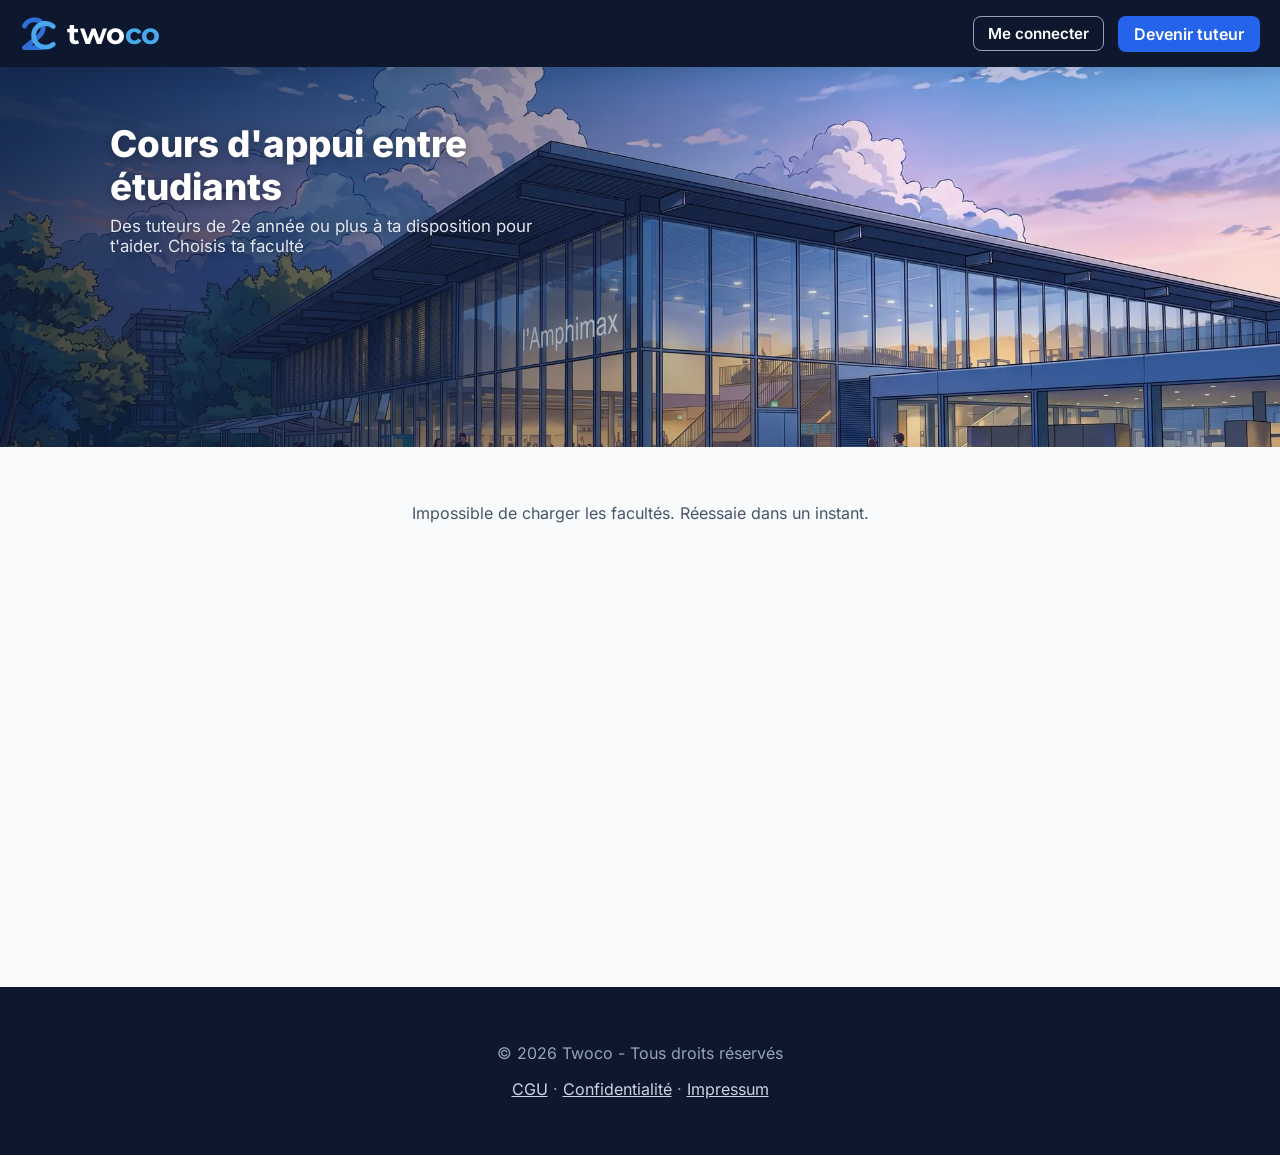
<file: index.html>
<!DOCTYPE html>
<html lang="fr">
<head>
    <meta charset="UTF-8">
    <meta name="viewport" content="width=device-width, initial-scale=1.0">
    <!-- Sécurité : le navigateur ne charge que les fichiers du site et ne se connecte qu'à Supabase -->
    <meta http-equiv="Content-Security-Policy" content="default-src 'self'; script-src 'self' 'unsafe-inline'; style-src 'self' 'unsafe-inline'; img-src 'self' data: blob: https://wjkhkxtdlrphouwsnicg.supabase.co; font-src 'self'; connect-src 'self' https://wjkhkxtdlrphouwsnicg.supabase.co wss://wjkhkxtdlrphouwsnicg.supabase.co; object-src 'none'; base-uri 'self'; form-action 'self'">
    <title>Twoco – Cours d'appui entre étudiants de l'UNIL</title>
    <meta name="description" content="Trouve un étudiant de 2e année ou plus qui t'aide dans tes matières de 1re année à l'UNIL. Contact direct par WhatsApp.">
    <link rel="canonical" href="https://twoco.ch/">
    <meta property="og:type" content="website">
    <meta property="og:site_name" content="Twoco">
    <meta property="og:locale" content="fr_CH">
    <meta property="og:url" content="https://twoco.ch/">
    <meta property="og:title" content="Twoco – Cours d'appui entre étudiants de l'UNIL">
    <meta property="og:description" content="Trouve un étudiant de 2e année ou plus qui t'aide dans tes matières de 1re année à l'UNIL. Contact direct par WhatsApp.">
    <meta property="og:image" content="https://twoco.ch/apercu.png">
    <meta property="og:image:width" content="1200">
    <meta property="og:image:height" content="630">
    <meta property="og:image:alt" content="Logo Twoco : cours d'appui entre étudiants de l'UNIL">
    <meta name="twitter:card" content="summary_large_image">
    <link rel="icon" href="favicon.svg" type="image/svg+xml">
    <link rel="icon" href="favicon.png" type="image/png" sizes="32x32">
    <link rel="apple-touch-icon" href="apple-touch-icon.png">
    <link rel="preconnect" href="https://wjkhkxtdlrphouwsnicg.supabase.co" crossorigin>
    <link href="commun.css?v=dev" rel="stylesheet">
    <link rel="preload" as="image" href="bande-amphimax.webp" type="image/webp" media="(min-width: 701px)" fetchpriority="high">
    <link rel="preload" as="image" href="bande-amphimax-mobile.webp" type="image/webp" media="(max-width: 700px)" fetchpriority="high">
    <style>
        .navbar { display: flex; justify-content: space-between; align-items: center; box-shadow: 0 4px 20px rgba(0,0,0,0.1); position: sticky; top: 0; z-index: 1000; }
        .btn-inscription { background: var(--blue); color: white; text-decoration: none; padding: 8px 16px; border-radius: 8px; font-weight: 600; }
        .nav-liens { display: flex; align-items: center; gap: 14px; }
        .lien-profil { color: white; text-decoration: none; font-weight: 600; font-size: 0.95rem; white-space: nowrap; padding: 7px 14px; border: 1.5px solid #94a3b8; border-radius: 8px; }
        .lien-profil:hover { border-color: white; background: rgba(255,255,255,0.08); }
        .btn-inscription { white-space: nowrap; }
        /* Téléphone : boutons plus petits, toujours au moins 16 px entre le logo et les boutons */
        @media (max-width: 480px) {
            .navbar { padding: 12px 14px; gap: 16px; }
            .navbar .brand-title { font-size: 1.35rem; gap: 7px; flex-shrink: 0; }
            .nav-liens { gap: 8px; }
            .lien-profil { font-size: 0.8rem; padding: 6px 10px; }
            .btn-inscription { font-size: 0.8rem; padding: 7.5px 10px; }
        }
        /* Très petit téléphone (moins de 375 px) : le logo seul, sans le mot « twoco » */
        @media (max-width: 374px) { .navbar .brand-title > span { display: none; } }
        /* Bande avec l'illustration de l'Amphimax (dégradé à gauche pour lire le texte) */
        .hero { display: flex; flex-direction: column; justify-content: flex-start; min-height: 380px; padding: 56px max(24px, calc((100% - 1100px) / 2 + 20px)); box-sizing: border-box; color: white; margin-bottom: 40px;
            background-color: #3b4f8f; background-position: center 50%; background-size: cover;
            background-image: linear-gradient(90deg, rgba(13,23,46,.72) 0%, rgba(13,23,46,.35) 45%, rgba(13,23,46,0) 70%), url('bande-amphimax.jpg');
            background-image: linear-gradient(90deg, rgba(13,23,46,.72) 0%, rgba(13,23,46,.35) 45%, rgba(13,23,46,0) 70%), image-set(url('bande-amphimax.webp') type('image/webp'), url('bande-amphimax.jpg') type('image/jpeg')); }
        .hero h1 { margin: 0 0 8px; max-width: 520px; font-size: 2.3rem; line-height: 1.15; text-shadow: 0 2px 12px rgba(0,0,0,.35); }
        .hero p { margin: 0; max-width: 460px; color: #e2e8f0; font-size: 1.05rem; text-shadow: 0 1px 8px rgba(0,0,0,.4); }
        @media (max-width: 700px) {
            .hero { min-height: 240px; padding: 28px 20px; background-position: 62% 70%;
                background-image: linear-gradient(180deg, rgba(13,23,46,.65) 0%, rgba(13,23,46,.2) 60%, rgba(13,23,46,0) 100%), url('bande-amphimax-mobile.jpg');
                background-image: linear-gradient(180deg, rgba(13,23,46,.65) 0%, rgba(13,23,46,.2) 60%, rgba(13,23,46,0) 100%), image-set(url('bande-amphimax-mobile.webp') type('image/webp'), url('bande-amphimax-mobile.jpg') type('image/jpeg')); justify-content: flex-start; }
            .hero h1 { font-size: 1.7rem; }
            .hero p { font-size: .95rem; }
        }
        /* Image choisie dans l'admin (bande de l'accueil ou d'une faculté) à la place de l'Amphimax */
        .hero.image-fac { background-position: center 50%;
            background-image: linear-gradient(90deg, rgba(13,23,46,.72) 0%, rgba(13,23,46,.35) 45%, rgba(13,23,46,0) 70%), var(--image-fac); }
        @media (max-width: 700px) {
            .hero.image-fac { background-position: center;
                background-image: linear-gradient(180deg, rgba(13,23,46,.65) 0%, rgba(13,23,46,.2) 60%, rgba(13,23,46,0) 100%), var(--image-fac); }
        }
        #vue-facs:has(> .msg) { min-height: 420px; } /* place réservée pendant le chargement des facultés */
        .container { max-width: 1100px; margin: 0 auto; padding: 0 20px; }

        /* Accueil : un gros bouton par faculté, avec aperçu grisé */
        .facs-grid { display: grid; grid-template-columns: repeat(auto-fit, minmax(min(320px, 100%), 1fr)); gap: 25px; }
        .fac-card { display: flex; flex-direction: column; background: var(--white); border: 1px solid #e2e8f0; border-radius: 20px; overflow: hidden; text-decoration: none; color: inherit; box-shadow: 0 4px 6px rgba(0,0,0,0.02); transition: transform .15s, box-shadow .15s; }
        .fac-card:hover, .fac-card:focus-visible { transform: translateY(-4px); box-shadow: 0 14px 30px rgba(37,99,235,0.15); outline: none; }
        .fac-head { padding: 24px 24px 8px; }
        .fac-nom { font-size: 1.8rem; font-weight: 800; margin: 0; }
        .fac-sous { color: #64748b; margin: 4px 0 0; font-size: 0.9rem; }
        .fac-count { display: inline-block; margin-top: 12px; background: #eff6ff; color: var(--blue); font-weight: 600; font-size: 0.8rem; padding: 4px 10px; border-radius: 999px; }
        .fac-preview { height: 190px; overflow: hidden; padding: 12px 24px 0; filter: grayscale(1); transition: filter .2s; -webkit-mask-image: linear-gradient(#000 35%, transparent); mask-image: linear-gradient(#000 35%, transparent); }
        .fac-card:hover .fac-preview, .fac-card:focus-visible .fac-preview { filter: grayscale(0.2); }
        .fac-cta { position: relative; margin: -22px 24px 24px; background: var(--blue); color: white; text-align: center; padding: 14px; border-radius: 12px; font-weight: 700; }
        .mini { background: var(--white); border: 1px solid #e2e8f0; border-radius: 14px; padding: 14px; margin-bottom: 10px; }
        .mini .tag-matiere { font-size: 0.75rem; padding: 4px 10px; margin: 0 0 8px; }
        .bar { height: 10px; border-radius: 6px; background: #cbd5e1; margin: 6px 0; }
        .mini-foot { display: flex; justify-content: space-between; align-items: center; margin-top: 10px; }
        .mini-btn { width: 70px; height: 22px; border-radius: 8px; background: #25D366; }

        /* Liste des tuteurs d'une faculté */
        .sans-apercu .fac-cta { margin-top: 12px; }
        .retour { display: inline-block; margin-bottom: 20px; color: var(--blue); font-weight: 600; text-decoration: none; }
        .tuteurs-grid { display: grid; grid-template-columns: repeat(auto-fit, minmax(min(320px, 100%), 1fr)); gap: 25px; }
        .tuteur-card { background: var(--white); border-radius: 20px; padding: 30px; display: flex; flex-direction: column; box-shadow: 0 4px 6px rgba(0,0,0,0.02); border: 1px solid #e2e8f0; position: relative; overflow: hidden; }
        .tuteur-card::before { content: ""; position: absolute; top: 0; left: 0; width: 100%; height: 6px; background: linear-gradient(90deg, var(--blue), var(--cyan)); }
        .tag-matiere { background: #f1f5f9; color: var(--blue); padding: 6px 14px; border-radius: 8px; font-weight: 600; font-size: 0.85rem; display: inline-block; margin: 0 6px 8px 0; }
        /* Au-delà de 3 matières, les autres sont repliées derrière un bouton « +N matières » */
        .voir-plus { background: none; border: 1px dashed #cbd5e1; color: #475569; padding: 5px 12px; border-radius: 8px; font: inherit; font-weight: 600; font-size: 0.85rem; margin: 0 6px 8px 0; cursor: pointer; }
        .voir-plus:hover { border-color: var(--blue); color: var(--blue); }
        .card-footer { margin-top: auto; display: flex; justify-content: space-between; align-items: center; border-top: 1px solid #f1f5f9; padding-top: 20px; }
        .prix { font-size: 1.5rem; font-weight: 800; }
        .indisponible { background: #e2e8f0; color: #475569; padding: 12px 20px; border-radius: 12px; font-weight: 700; }
        .btn-whatsapp { background-color: #25D366; color: white; text-decoration: none; padding: 12px 20px; border-radius: 12px; font-weight: 700; }
        .msg { text-align: center; grid-column: 1 / -1; color: #475569; }

        /* Barre au-dessus de la liste : avertissement, filtre par matière, tri */
        .avertissement { background: #eff6ff; color: #1e3a8a; border-radius: 12px; padding: 12px 16px; font-size: 0.9rem; margin: 0 0 18px; }
        .outils { display: flex; flex-wrap: wrap; gap: 12px; align-items: center; justify-content: space-between; margin-bottom: 22px; }
        .filtres { display: flex; flex-wrap: wrap; gap: 8px; }
        .filtre { background: white; border: 1px solid #e2e8f0; color: var(--dark); border-radius: 999px; padding: 8px 14px; font: inherit; font-size: 0.85rem; font-weight: 600; cursor: pointer; }
        .filtre.actif { background: var(--blue); border-color: var(--blue); color: white; }
        .tri { font-size: 0.9rem; color: #475569; }
        .tri select { font: inherit; padding: 8px 10px; border: 1px solid #e2e8f0; border-radius: 10px; background: white; margin-left: 6px; }
        .droite { display: flex; flex-wrap: wrap; gap: 10px; align-items: center; justify-content: flex-end; margin-left: auto; }
        .recherche { font: inherit; font-size: 0.9rem; padding: 8px 12px; border: 1px solid #e2e8f0; border-radius: 10px; background: white; width: 220px; max-width: 100%; box-sizing: border-box; }
        @media (max-width: 500px) { .droite { width: 100%; } }

        /* Badge « Vérifié » avec bulle d'info (s'ouvre au clic ou au toucher) et tag « Nouveau » */
        .tuteur-tete { display: flex; flex-wrap: wrap; align-items: center; gap: 8px; margin-bottom: 12px; }
        .tuteur-tete h2 { margin: 0; font-size: 1.17em; }
        .badge-verifie, .tag-nouveau { display: inline-flex; align-items: center; gap: 4px; font-size: 0.75rem; font-weight: 700; padding: 4px 10px; border-radius: 999px; }
        .badge-verifie { background: #ede9fe; color: #5b21b6; padding-left: 4px; }
        .etoile { width: 15px; height: 15px; flex: none; color: #7c3aed; }
        .tag-nouveau { background: #fef9c3; color: #854d0e; }
        .tag-fondateur { display: inline-flex; align-items: center; gap: 4px; font-size: 0.75rem; font-weight: 700; padding: 4px 10px; border-radius: 999px; background: var(--dark); color: white; }
        .info { position: relative; cursor: pointer; font-weight: 700; }
        .info::after { content: attr(data-info); position: absolute; top: calc(100% + 8px); left: 50%; transform: translateX(-50%); width: 200px; background: var(--dark); color: white; font-weight: 400; font-size: 0.8rem; line-height: 1.4; padding: 8px 10px; border-radius: 8px; opacity: 0; pointer-events: none; transition: opacity .15s; z-index: 5; }
        .info.ouvert::after { opacity: 1; }
    </style>
</head>
<body>
    <header class="navbar">
        <a href="#" class="brand-title"><img src="logo.svg" alt=""><span>two<span class="co">co</span></span></a>
        <nav class="nav-liens" aria-label="Tuteurs">
            <a href="mon-profil.html" class="lien-profil">Me connecter</a>
            <a href="inscription.html" id="btn-ins" class="btn-inscription">Devenir tuteur</a>
        </nav>
    </header>
    <section class="hero" id="hero" aria-labelledby="hero-titre">
        <h1 id="hero-titre"> Cours d'appui entre étudiants</h1>
        <p id="hero-sous">Des tuteurs de 2e année ou plus à ta disposition pour t'aider. Choisis ta faculté</p>
    </section>

    <main class="container">
        <a href="#" id="retour" class="retour" hidden></a>
        <section id="vue-facs" class="facs-grid"><p class="msg">Chargement...</p></section>
        <section id="vue-annees" class="facs-grid" hidden></section>
        <section id="vue-liste" hidden>
            <p class="avertissement">Twoco facilite le contact. L'organisation et le paiement des cours se gèrent 100 % entre étudiants.</p>
            <div class="outils">
                <div class="filtres" id="filtres"></div>
                <div class="droite">
                    <label class="tri">Trier par
                        <select id="tri">
                            <option value="recommande">Recommandé</option>
                            <option value="verifies">Vérifiés</option>
                            <option value="nouveaux">Nouveaux</option>
                        </select>
                    </label>
                    <input type="search" id="recherche" class="recherche" placeholder="🔍 Langue, nom, matière…" aria-label="Rechercher un tuteur par langue, nom ou matière">
                </div>
            </div>
            <div id="tuteurs-container" class="tuteurs-grid"></div>
        </section>
    </main>

    <footer>
        <p>&copy; 2026 Twoco - Tous droits réservés</p>
        <p><a href="legal.html#cgu">CGU</a> · <a href="legal.html#confidentialite">Confidentialité</a> · <a href="legal.html#mentions">Impressum</a></p>
    </footer>

    <!-- Chargés en bas de page pour que le texte et les images s'affichent plus vite -->
    <script src="vendor/supabase.js?v=dev"></script>
    <script src="config.js?v=dev"></script>
    <script src="catalogue.js?v=dev"></script>
    <script src="suivi.js?v=dev"></script>
    <script>
        const db = window.supabase.createClient(CONFIG.SUPABASE_URL, CONFIG.SUPABASE_ANON_KEY);
        let FAC = {}; // rempli depuis Supabase (catalogue.js)
        const $ = id => document.getElementById(id);
        const esc = s => String(s ?? '').replace(/[&<>"']/g, c => ({ '&': '&amp;', '<': '&lt;', '>': '&gt;', '"': '&quot;', "'": '&#39;' }[c]));
        const aplat = m => Array.isArray(m) ? m : Object.values(m).flat();
        const existe = (obj, cle) => Object.prototype.hasOwnProperty.call(obj, cle);

        let compteurs = null; // compteurs[faculte][annee] = nombre de tuteurs
        let bandeAccueil = null; // image de la bande choisie dans l'admin (sinon l'Amphimax)
        const nbFac = cle => compteurs ? Object.values(compteurs[cle] || {}).reduce((s, n) => s + n, 0) : null;
        const nbAnnee = (cle, a) => compteurs ? ((compteurs[cle] || {})[a] || 0) : null;
        const badge = n => n === null ? '' : `<span class="fac-count">${n ? n + ' tuteur' + (n > 1 ? 's' : '') : 'Bientôt des tuteurs'}</span>`;

        // Les 2 matières de l'aperçu : celles choisies dans CONFIG.APERCU_MATIERES, sinon les premières
        function matieresApercu(cle, liste) {
            const norm = t => String(t).normalize('NFD').replace(/[\u0300-\u036f]/g, '').toLowerCase();
            const choix = ((CONFIG.APERCU_MATIERES || {})[cle] || [])
                .map(debut => liste.find(m => norm(m).startsWith(norm(debut))))
                .filter(Boolean);
            const reste = liste.filter(m => !choix.includes(m));
            return [...new Set(choix), ...reste].slice(0, 2);
        }

        function rendreAccueil() {
            const prix = (CONFIG.PRIX_FIXE || 30) + ' CHF/h';
            // Les facultés avec le plus de tuteurs en premier ; à égalité, la « place » choisie dans l'admin
            const facultes = Object.entries(FAC).sort(([a], [b]) => (nbFac(b) || 0) - (nbFac(a) || 0));
            $('vue-facs').innerHTML = facultes.map(([cle, f]) => {
                const premiere = Object.values(f.annees)[0];
                const mini = matieresApercu(cle, aplat(premiere.matieres)).map(m => `
                    <div class="mini">
                        <span class="tag-matiere">${esc(m)}</span>
                        <div class="bar" style="width:55%"></div>
                        <div class="bar" style="width:35%"></div>
                        <div class="mini-foot"><strong>${esc(prix)}</strong><span class="mini-btn"></span></div>
                    </div>`).join('');
                return `
                    <a class="fac-card" href="#${esc(cle)}">
                        <div class="fac-head">
                            <h2 class="fac-nom">${esc(f.nom)}</h2>
                            <p class="fac-sous">${esc(f.sous_titre || '')}</p>
                            ${badge(nbFac(cle))}
                        </div>
                        <div class="fac-preview" aria-hidden="true">${mini}</div>
                        <div class="fac-cta">Voir les tuteurs ${esc(f.nom)} →</div>
                    </a>`;
            }).join('');
        }

        function rendreAnnees(cle) {
            const f = FAC[cle];
            $('vue-annees').innerHTML = Object.entries(f.annees).map(([a, an]) => `
                <a class="fac-card sans-apercu" href="#${esc(cle)}/${esc(a)}">
                    <div class="fac-head">
                        <h2 class="fac-nom">${esc(an.nom)}</h2>
                        <p class="fac-sous">${esc(f.nom)}</p>
                        ${badge(nbAnnee(cle, a))}
                    </div>
                    <div class="fac-cta">Voir les tuteurs →</div>
                </a>`).join('');
        }

        async function chargerCompteurs() {
            const { data } = await db.from('tuteurs').select('faculte, annee').eq('status', 'valide');
            compteurs = {};
            (data || []).forEach(t => {
                compteurs[t.faculte] = compteurs[t.faculte] || {};
                compteurs[t.faculte][t.annee] = (compteurs[t.faculte][t.annee] || 0) + 1;
            });
        }

        // Liste des tuteurs d'une faculté/année, avec filtre par matière et tri
        let liste = [], filtre = '', faculteCourante = '';
        // Mélange de Fisher-Yates (chaque ordre a la même chance)
        function melanger(tableau) {
            const a = [...tableau];
            for (let i = a.length - 1; i > 0; i--) { const j = Math.floor(Math.random() * (i + 1)); [a[i], a[j]] = [a[j], a[i]]; }
            return a;
        }
        const matieresDe = t => String(t.matieres || '').split(',').map(m => m.trim()).filter(Boolean);
        const INFO_VERIFIE = 'Ce tuteur a déjà donné un premier cours via Twoco.';
        // Étoile aux pointes arrondies : un trait épais de la même couleur que le remplissage (pas de contour visible)
        const ETOILE = '<svg class="etoile" viewBox="-2 -2 28 28" aria-hidden="true"><path fill="currentColor" stroke="currentColor" stroke-width="3.5" stroke-linejoin="round" d="M12 1.8l3.1 6.4 7 1-5.1 4.9 1.2 7L12 17.8l-6.2 3.3 1.2-7L1.9 9.2l7-1z"/></svg>';

        // Recommandé = le moins contacté en haut (il a sûrement encore de la place),
        // les égalités sont mélangées au hasard à chaque chargement de la page
        const recommande = (x, y) => (x.compteur_clics || 0) - (y.compteur_clics || 0) || x.hasard - y.hasard;
        const TRIS = {
            recommande,
            verifies: (x, y) => (!!y.badge_verifie - !!x.badge_verifie) || recommande(x, y),
            nouveaux: (x, y) => (!!x.badge_verifie - !!y.badge_verifie) || recommande(x, y)
        };

        async function afficherListe(cle, a) {
            const container = $('tuteurs-container');
            container.innerHTML = '<p class="msg">Chargement des tuteurs...</p>';
            $('filtres').innerHTML = '';
            $('recherche').value = '';
            filtre = '';
            faculteCourante = cle;
            const colonnes = 'id, prenom, nom, matieres, prix, lieu, whatsapp, compteur_clics, badge_verifie, fondateur, langues';
            const charger = cols => db.from('tuteurs').select(cols).eq('status', 'valide').eq('faculte', cle).eq('annee', a);
            let { data, error } = await charger(colonnes + ', indisponible, mis_en_avant');
            // Si une colonne récente n'existe pas encore dans Supabase, on charge sans elle
            if (error) ({ data, error } = await charger(colonnes + ', indisponible'));
            if (error) ({ data, error } = await charger(colonnes));

            if (error) {
                console.error(error);
                container.innerHTML = '<p class="msg">Impossible de charger les tuteurs pour le moment. Réessaie dans quelques minutes.</p>';
                return;
            }
            // Les matières de chaque tuteur sont mélangées une fois par chargement : les 3 affichées changent d'un visiteur à l'autre
            liste = (data || []).map(t => ({ ...t, hasard: Math.random(), melangees: melanger(matieresDe(t)) }));

            // Filtre : seulement les matières proposées par au moins un tuteur, dans l'ordre de la faculté
            const proposees = new Set(liste.flatMap(matieresDe));
            const ordre = aplat(((FAC[cle] || {}).annees || {})[a]?.matieres || []);
            const filtres = [...ordre.filter(m => proposees.has(m)), ...[...proposees].filter(m => !ordre.includes(m))];
            $('filtres').innerHTML = filtres.length > 1
                ? ['', ...filtres].map(m => `<button type="button" class="filtre${m === '' ? ' actif' : ''}" data-matiere="${esc(m)}">${m === '' ? 'Toutes' : esc(m)}</button>`).join('')
                : '';
            rendreListe();
        }

        const MATIERES_VISIBLES = 3;
        const NOM_FONDATEUR = { fondateur: 'Fondateur', cofondateur: 'Cofondateur' };

        // Tri « Recommandé » : le Fondateur est placé au hasard entre la 2e et la 4e place, le Cofondateur entre la 3e et la 6e,
        // et les profils mis en avant depuis l'admin (⭐, rien n'est affiché sur le site) entre la 1re et la 5e.
        // Jamais deux à la même place ; nouvelle place à chaque affichage ; plus haut s'il y a moins de tuteurs.
        const PLACES_SPECIALES = { fondateur: [1, 2, 3], cofondateur: [2, 3, 4, 5], avant: [0, 1, 2, 3, 4] }; // index 0 = 1re place
        const genre = t => t.fondateur === 'fondateur' || t.fondateur === 'cofondateur' ? t.fondateur : t.fondateur ? 'cofondateur' : t.mis_en_avant ? 'avant' : null;
        function placerFondateurs(tuteurs) {
            const resultat = tuteurs.filter(t => !genre(t));
            const prises = new Set();
            const ORDRE = { fondateur: 0, cofondateur: 1, avant: 2 };
            const places = tuteurs.filter(t => genre(t))
                .sort((x, y) => ORDRE[genre(x)] - ORDRE[genre(y)])
                .map(t => {
                    const libres = PLACES_SPECIALES[genre(t)].filter(p => !prises.has(p));
                    let place = libres.length ? libres[Math.floor(Math.random() * libres.length)] : null;
                    if (place === null) { place = 5; while (prises.has(place)) place++; }   // plus de place libre : juste après
                    prises.add(place);
                    return { t, place };
                });
            // Insérer de la plus petite place à la plus grande : un ajout ne décale jamais un profil déjà placé
            places.sort((x, y) => x.place - y.place).forEach(({ t, place }) => resultat.splice(Math.min(place, resultat.length), 0, t));
            return resultat;
        }

        // Recherche : langues, nom et matières, sans tenir compte des majuscules ni des accents
        const normaliser = s => String(s || '').normalize('NFD').replace(/[\u0300-\u036f]/g, '').toLowerCase().replace(/\s+/g, ' ').trim();
        const texteRecherche = t => normaliser([t.langues, t.prenom, t.nom, t.matieres].join(' '));

        function rendreListe() {
            const container = $('tuteurs-container');
            if (liste.length === 0) {
                container.innerHTML = '<p class="msg">Aucun tuteur pour le moment. Sois le premier à t\'inscrire !</p>';
                return;
            }
            const mots = normaliser($('recherche').value).split(' ').filter(Boolean);
            let visibles = liste
                .filter(t => !filtre || matieresDe(t).includes(filtre))
                .filter(t => { const texte = texteRecherche(t); return mots.every(m => texte.includes(m)); })
                .sort(TRIS[$('tri').value] || recommande);
            if ($('tri').value === 'recommande') visibles = placerFondateurs(visibles);
            if (visibles.length === 0) {
                container.innerHTML = '<p class="msg">Aucun tuteur ne correspond à ta recherche.</p>';
                return;
            }
            // La matière filtrée ou cherchée passe en premier, pour rester visible même si les autres sont repliées
            const prioritaire = m => m === filtre || (mots.length > 0 && mots.some(w => normaliser(m).includes(w)));
            container.innerHTML = visibles.map(t => {
                const ms = t.melangees || matieresDe(t);
                const triees = [...ms.filter(prioritaire), ...ms.filter(m => !prioritaire(m))];
                const tag = m => `<span class="tag-matiere">${esc(m)}</span>`;
                const cachees = triees.slice(MATIERES_VISIBLES);
                const tags = !triees.length ? '<span class="tag-matiere">Matières à définir</span>'
                    : triees.slice(0, MATIERES_VISIBLES).map(tag).join('') + (cachees.length
                        ? `<span class="matieres-cachees" hidden>${cachees.map(tag).join('')}</span><button type="button" class="voir-plus" aria-expanded="false" data-plus="+${cachees.length} matière${cachees.length > 1 ? 's' : ''}">+${cachees.length} matière${cachees.length > 1 ? 's' : ''}</button>`
                        : '');
                const nom = esc([t.prenom, t.nom].filter(Boolean).join(' ') || 'Tuteur');
                // Vérifié = le tuteur a payé les 5 CHF après son premier cours (badge donné par Supabase au paiement)
                const statut = t.badge_verifie
                    ? `<span class="badge-verifie">${ETOILE}Vérifié <span class="info" tabindex="0" role="button" aria-label="${INFO_VERIFIE}" data-info="${INFO_VERIFIE}">ⓘ</span></span>`
                    : '<span class="tag-nouveau">🌱 Nouveau</span>';
                const fondateur = NOM_FONDATEUR[t.fondateur] ? `<span class="tag-fondateur">✦ ${NOM_FONDATEUR[t.fondateur]}</span>` : '';
                const tel = String(t.whatsapp || '').replace(/\D/g, '');
                const message = encodeURIComponent(filtre
                    ? `Salut, je t'ai trouvé via Twoco pour un cours de ${filtre} !`
                    : 'Salut, je t\'ai trouvé via Twoco pour des cours d\'appui !');
                // Tuteur indisponible (choisi dans l'admin) : le profil reste visible, sans bouton WhatsApp
                const bouton = t.indisponible ? '<span class="indisponible">Indisponible</span>'
                    : tel ? `<a href="https://wa.me/${tel}?text=${message}" class="btn-whatsapp" data-id="${esc(t.id)}" target="_blank" rel="noopener">WhatsApp</a>` : '';
                return `
                    <div class="tuteur-card">
                        <div class="tuteur-info">
                            <div class="tuteur-tete"><h2>${nom}</h2>${fondateur}${statut}</div>
                            <div style="margin-bottom: 15px;">${tags}</div>
                            <p>📍 ${esc(t.lieu || '')}<br>📅 Dispo à convenir${t.langues ? `<br>🗣️ ${esc(t.langues)}` : ''}</p>
                        </div>
                        <div class="card-footer">
                            <div class="prix">${esc(t.prix || '')}</div>
                            ${bouton}
                        </div>
                    </div>`;
            }).join('');
        }

        // Bouton « +N matières » : affiche ou replie les autres matières de la carte
        $('tuteurs-container').addEventListener('click', (e) => {
            const btn = e.target.closest('.voir-plus');
            if (!btn) return;
            const ouvert = btn.getAttribute('aria-expanded') !== 'true';
            btn.previousElementSibling.hidden = !ouvert;
            btn.setAttribute('aria-expanded', String(ouvert));
            btn.textContent = ouvert ? 'Voir moins' : btn.dataset.plus;
        });

        $('filtres').addEventListener('click', (e) => {
            const btn = e.target.closest('button[data-matiere]');
            if (!btn) return;
            filtre = btn.dataset.matiere;
            if (filtre) enregistrer(db, 'clic_matiere', { faculte: faculteCourante, matiere: filtre });
            document.querySelectorAll('#filtres .filtre').forEach(b => b.classList.toggle('actif', b === btn));
            rendreListe();
        });
        $('tri').addEventListener('change', rendreListe);
        $('recherche').addEventListener('input', rendreListe);

        // Clic sur une carte de faculté (accueil)
        $('vue-facs').addEventListener('click', (e) => {
            const carte = e.target.closest('a.fac-card');
            if (carte) enregistrer(db, 'clic_faculte', { faculte: carte.getAttribute('href').slice(1) });
        });

        // Bulle ⓘ : s'ouvre et se ferme au clic (ou au toucher) ; un clic ailleurs la ferme
        function basculerInfo(info) {
            const ouvrir = info && !info.classList.contains('ouvert');
            document.querySelectorAll('.info.ouvert').forEach(i => i.classList.remove('ouvert'));
            if (ouvrir) info.classList.add('ouvert');
        }
        document.addEventListener('click', (e) => basculerInfo(e.target.closest('.info')));
        document.addEventListener('keydown', (e) => {
            if ((e.key === 'Enter' || e.key === ' ') && e.target.matches('.info')) { e.preventDefault(); basculerInfo(e.target); }
            if (e.key === 'Escape') basculerInfo(null);
        });

        // Chaque clic sur WhatsApp compte +1 pour ce tuteur (le lien s'ouvre quand même tout de suite)
        $('tuteurs-container').addEventListener('click', (e) => {
            const lien = e.target.closest('a.btn-whatsapp[data-id]');
            if (lien)
                db.rpc('clic_whatsapp', { p_tuteur: lien.dataset.id, p_matiere: filtre || null })
                    .then(({ error }) => { if (error) console.error(error); });
        });

        function montrer(vue, titre, sous, retourHref, retourTexte, insHref, image) {
            ['vue-facs', 'vue-annees', 'vue-liste'].forEach(v => { $(v).hidden = v !== vue; });
            $('hero').classList.toggle('image-fac', !!image);
            if (image) $('hero').style.setProperty('--image-fac', `url(${JSON.stringify(image)})`);
            $('hero-titre').textContent = titre;
            $('hero-sous').textContent = sous;
            $('btn-ins').href = insHref;
            $('retour').hidden = !retourHref;
            if (retourHref) { $('retour').href = retourHref; $('retour').textContent = retourTexte; }
        }

        function route(remonter = true) {
            const [cle, a] = location.hash.slice(1).split('/');
            const f = existe(FAC, cle) ? FAC[cle] : null;
            const annees = f ? Object.keys(f.annees) : [];
            // Une seule année : on va directement aux tuteurs
            const annee = f ? (a && existe(f.annees, a) ? a : (annees.length === 1 ? annees[0] : null)) : null;
            if (f && annee) {
                const unique = annees.length === 1;
                montrer('vue-liste', 'Tuteurs ' + f.nom, unique ? (f.sous_titre || '') : f.annees[annee].nom,
                    unique ? '#' : '#' + cle, unique ? '← Toutes les facultés' : '← ' + f.nom,
                    'inscription.html?fac=' + encodeURIComponent(cle) + '&annee=' + encodeURIComponent(annee), f.image || bandeAccueil);
                if (remonter) afficherListe(cle, annee);
            } else if (f) {
                rendreAnnees(cle);
                montrer('vue-annees', 'Tuteurs ' + f.nom, 'Choisis ton année', '#', '← Toutes les facultés',
                    'inscription.html?fac=' + encodeURIComponent(cle), f.image || bandeAccueil);
            } else {
                rendreAccueil();
                montrer('vue-facs', "Cours d'appui entre étudiants", "Des tuteurs de 2e année ou plus à ta disposition pour t'aider. Choisis ta faculté", null, '', 'inscription.html', bandeAccueil);
            }
            if (remonter) window.scrollTo(0, 0);
        }

        window.addEventListener('hashchange', () => route(true));
        enregistrer(db, 'visite', { page: 'accueil' });
        (async () => {
            try {
                // Facultés et nombre de tuteurs chargés en même temps : les cartes s'affichent directement dans le bon ordre
                const [catalogue, , reglages] = await Promise.all([chargerCatalogue(db), chargerCompteurs().catch(console.error), chargerReglages(db)]);
                FAC = arbreCatalogue(catalogue);
                bandeAccueil = reglages.bande_accueil || null;
            } catch (e) {
                console.error(e);
                $('vue-facs').innerHTML = '<p class="msg">Impossible de charger les facultés. Réessaie dans un instant.</p>';
                return;
            }
            route(true);
        })();
    </script>
</body>
</html>
</file>
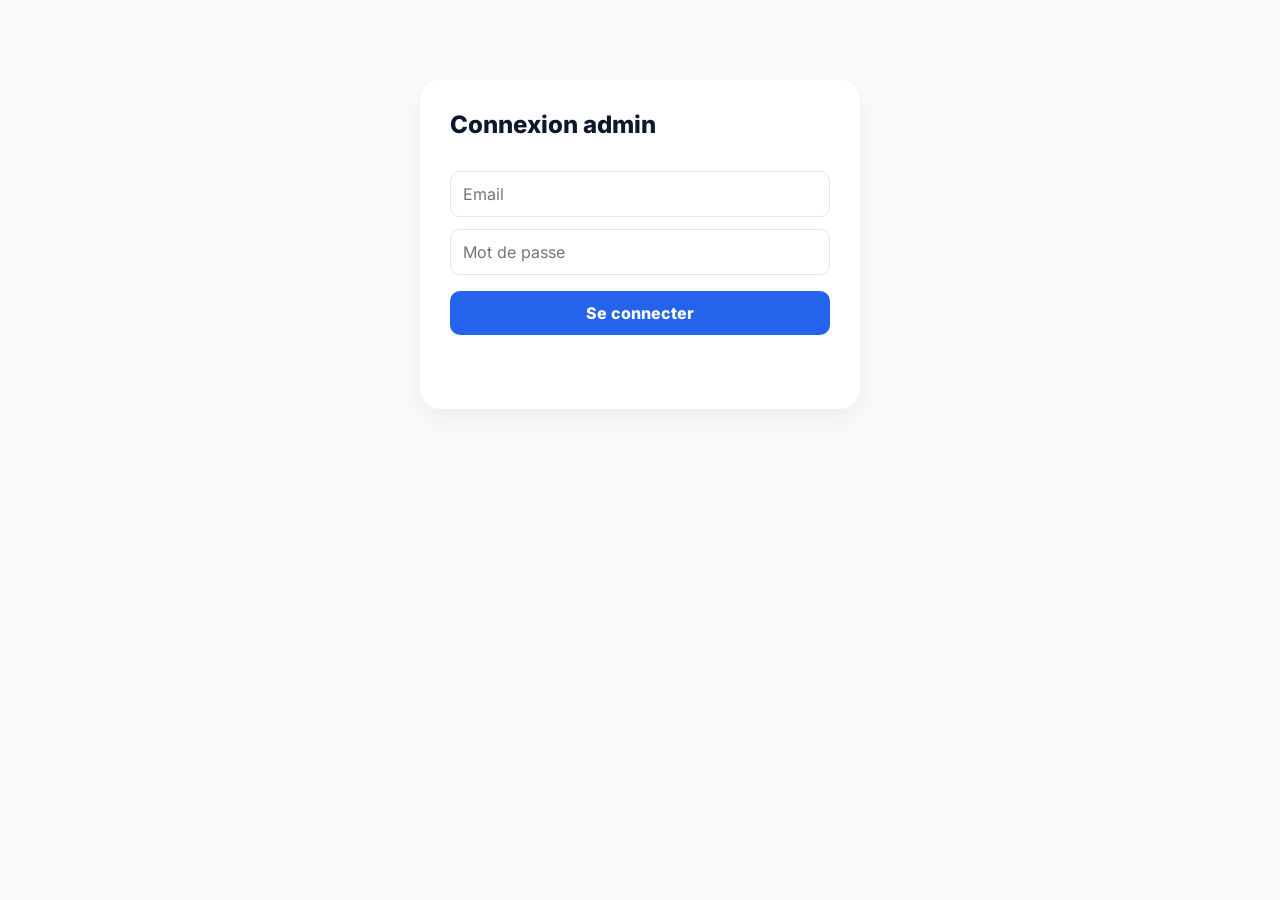
<file: admin.html>
<!DOCTYPE html>
<html lang="fr">
<head>
    <meta charset="UTF-8">
    <meta name="viewport" content="width=device-width, initial-scale=1.0">
    <!-- Sécurité : le navigateur ne charge que les fichiers du site et ne se connecte qu'à Supabase -->
    <meta http-equiv="Content-Security-Policy" content="default-src 'self'; script-src 'self' 'unsafe-inline'; style-src 'self' 'unsafe-inline'; img-src 'self' data: blob: https://wjkhkxtdlrphouwsnicg.supabase.co; font-src 'self'; connect-src 'self' https://wjkhkxtdlrphouwsnicg.supabase.co wss://wjkhkxtdlrphouwsnicg.supabase.co; object-src 'none'; base-uri 'self'; form-action 'self'">
    <meta name="robots" content="noindex, nofollow">
    <title>Admin – Twoco</title>
    <link rel="icon" href="favicon.svg" type="image/svg+xml">
    <link rel="icon" href="favicon.png" type="image/png" sizes="32x32">
    <link rel="apple-touch-icon" href="apple-touch-icon.png">
    <link href="commun.css?v=dev" rel="stylesheet">
    <script src="vendor/supabase.js?v=dev"></script>
    <script src="config.js?v=dev"></script>
    <script src="catalogue.js?v=dev"></script>
    <style>
        .navbar { display: flex; justify-content: space-between; align-items: center; }
        .brand-title { font-size: 1.5rem; }
        .navbar button { width: auto; margin: 0; padding: 8px 14px; background: transparent; border: 1px solid #475569; color: white; }
        .wrap { max-width: 1400px; margin: 0 auto; padding: 0 20px 30px; }
        /* Deux colonnes indépendantes : tuteurs à gauche, facultés et matières à droite */
        .colonnes { display: grid; grid-template-columns: 1fr 1fr; gap: 30px; }
        .colonne { min-width: 0; }
        .onglets { display: none; }
        @media (min-width: 1000px) {
            .colonne { position: sticky; top: 0; max-height: calc(100vh - 66px); overflow-y: auto; padding-right: 6px; }
        }
        @media (max-width: 999px) {
            .colonnes { grid-template-columns: 1fr; }
            .onglets { display: flex; gap: 8px; position: sticky; top: 0; z-index: 10; background: var(--bg); padding: 12px 0; }
            .onglets button { flex: 1; background: #e2e8f0; color: var(--dark); }
            .onglets button.actif { background: var(--blue); color: white; }
            .panneau:not(.visible) { display: none; }
        }

        /* Statistiques : chiffres clés + graphique en colonnes (une seule série à la fois) */
        .stats { background: white; border: 1px solid #e2e8f0; border-radius: 16px; padding: 20px; margin-top: 24px; }
        .stats h2 { margin: 0; }
        .fenetre-fond { position: fixed; inset: 0; background: rgba(13,23,46,0.5); display: flex; align-items: center; justify-content: center; padding: 20px; z-index: 100; }
        .fenetre { background: white; border-radius: 16px; padding: 24px; max-width: 420px; width: 100%; box-shadow: 0 20px 40px rgba(0,0,0,0.2); }
        .fenetre h3 { margin: 0 0 10px; }
        .fenetre p { font-size: 0.9rem; color: #334155; margin: 0 0 6px; }
        .fenetre .boutons { display: flex; gap: 8px; justify-content: flex-end; margin-top: 16px; }
        .paiements { margin-top: 28px; padding-top: 20px; border-top: 1px solid #f1f5f9; }
        .ajout-paiement { grid-template-columns: 2fr 1fr 1fr; border-top: none; padding-top: 0; }
        .ajout-paiement .large { grid-column: 1 / -1; }
        .ajout select { width: 100%; padding: 10px; margin-top: 4px; border: 1px solid #e2e8f0; border-radius: 10px; font: inherit; background: white; box-sizing: border-box; }
        .table-paiements { overflow-x: auto; margin-top: 16px; }
        .table-paiements table { width: 100%; border-collapse: collapse; font-size: 0.88rem; }
        .table-paiements th { text-align: left; color: #64748b; font-weight: 600; font-size: 0.8rem; padding: 6px 8px; border-bottom: 1px solid #e2e8f0; }
        .table-paiements td { padding: 8px; border-bottom: 1px solid #f1f5f9; }
        .table-paiements td.montant { font-weight: 700; white-space: nowrap; }
        .table-paiements button { padding: 2px 8px; border-radius: 999px; background: #fee2e2; color: #991b1b; font-size: 0.8rem; }
        .titre-stats { display: flex; justify-content: space-between; align-items: center; gap: 10px; margin-bottom: 14px; }
        .tuiles { display: grid; grid-template-columns: repeat(auto-fit, minmax(130px, 1fr)); gap: 12px; }
        .tuile { background: var(--bg); border-radius: 12px; padding: 12px 14px; }
        .tuile .val { font-size: 1.6rem; font-weight: 800; }
        .tuile .lib { font-size: 0.8rem; color: #64748b; }
        .commandes { display: flex; flex-wrap: wrap; gap: 8px; justify-content: space-between; margin: 18px 0 12px; }
        .choix-mesure { font: inherit; font-size: 0.9rem; font-weight: 600; padding: 8px 10px; border: 1px solid #e2e8f0; border-radius: 10px; background: white; }
        .tuiles-titre { margin: 0 0 10px; font-size: 0.85rem; color: #64748b; }
        .segments { display: inline-flex; flex-wrap: wrap; background: #f1f5f9; border-radius: 10px; padding: 3px; }
        .segments button { padding: 7px 12px; font-size: 0.85rem; background: transparent; color: #334155; border-radius: 8px; }
        .segments button.actif { background: white; color: var(--dark); box-shadow: 0 1px 3px rgba(0,0,0,0.1); }
        .graph-titre { font-weight: 700; margin: 0 0 8px; font-size: 0.95rem; }
        .graph { position: relative; display: grid; grid-template-columns: 34px 1fr; height: 200px; }
        .graph-y { position: relative; font-size: 0.75rem; color: #64748b; }
        .graph-y span { position: absolute; right: 6px; transform: translateY(-50%); }
        .graph-zone { position: relative; border-bottom: 1px solid #cbd5e1; }
        .graph-zone .grille { position: absolute; left: 0; right: 0; border-top: 1px solid #f1f5f9; }
        .barres { position: absolute; inset: 0; display: flex; align-items: flex-end; gap: 2px; }
        .col { flex: 1; height: 100%; display: flex; flex-direction: column; justify-content: flex-end; align-items: center; cursor: pointer; position: relative; }
        .barre { width: 100%; max-width: 24px; background: var(--blue); border-radius: 4px 4px 0 0; min-height: 0; }
        .col:hover .barre, .col.actif .barre { background: #1d4ed8; }
        .col .x { position: absolute; top: calc(100% + 4px); font-size: 0.7rem; color: #64748b; white-space: nowrap; }
        .graph-pied { height: 22px; }
        /* Graphique qu'on peut zoomer (deux doigts, pavé tactile, double-clic, − / +) et déplacer (glisser) */
        .graph-titre { white-space: nowrap; overflow: hidden; text-overflow: ellipsis; }
        #graph { touch-action: none; user-select: none; -webkit-user-select: none; min-height: 222px; cursor: grab; }
        #graph.glisse { cursor: grabbing; }
        .graph-info { margin: 6px 0 0; height: 2.6em; line-height: 1.3; font-size: 0.8rem; color: #475569; overflow: hidden; display: -webkit-box; -webkit-line-clamp: 2; -webkit-box-orient: vertical; }   /* hauteur fixe : le graphique ne bouge pas */
        .graph-nav { display: flex; align-items: center; gap: 8px; flex-wrap: wrap; margin-top: 8px; }
        .graph-nav[hidden] { display: none; }
        .graph-nav button { padding: 6px 12px; font-size: 0.9rem; background: #f1f5f9; color: #334155; border-radius: 8px; }
        .graph-nav button:disabled { opacity: 0.4; cursor: default; }
        .graph-nav .zoom { display: inline-flex; gap: 4px; }
        .graph-nav .astuce { flex: 1 1 200px; font-size: 0.75rem; color: #64748b; }
        .bulle { position: absolute; background: var(--dark); color: white; font-size: 0.8rem; padding: 6px 10px; border-radius: 8px; pointer-events: none; white-space: nowrap; transform: translate(-50%, -100%); z-index: 5; }
        .nb-clics { font-size: 0.75rem; font-weight: 700; color: #475569; background: white; border-radius: 999px; padding: 1px 7px; }
        .titre-ligne { display: flex; align-items: center; justify-content: space-between; gap: 10px; flex-wrap: wrap; }
        .titre-ligne h2 { margin: 36px 0 14px; }
        .login { max-width: 380px; margin: 80px auto; background: white; padding: 30px; border-radius: 20px; box-shadow: 0 10px 25px rgba(0,0,0,0.05); }
        .login h2 { margin-top: 0; }
        input { width: 100%; padding: 12px; margin-top: 12px; border: 1px solid #e2e8f0; border-radius: 10px; box-sizing: border-box; font: inherit; }
        button { font: inherit; cursor: pointer; border: none; border-radius: 10px; padding: 12px 18px; font-weight: 700; }
        .login button { width: 100%; margin-top: 16px; background: var(--blue); color: white; }
        .err { color: #b91c1c; font-weight: 600; margin-top: 12px; min-height: 1em; }
        h2.section { margin: 36px 0 14px; }
        /* Filtre par faculté + recherche au-dessus des listes de tuteurs */
        .outils-tuteurs { display: flex; flex-wrap: wrap; gap: 10px; margin-top: 20px; position: sticky; top: 0; z-index: 5; background: #f8fafc; padding: 10px 0; }
        .outils-tuteurs select, .outils-tuteurs input { margin: 0; padding: 10px 12px; border: 1px solid #cbd5e1; border-radius: 10px; font: inherit; background: white; }
        .outils-tuteurs select { flex: 0 1 220px; }
        .outils-tuteurs input { flex: 1 1 260px; width: auto; }
        /* Journal de l'activité des tuteurs */
        .journal { margin-top: 20px; background: white; border: 1px solid #e2e8f0; border-radius: 14px; padding: 12px 16px; }
        .journal summary { cursor: pointer; font-weight: 700; }
        .journal-outils { margin: 10px 0 6px; }
        .journal-outils select { margin: 0; padding: 8px 10px; border: 1px solid #cbd5e1; border-radius: 10px; font: inherit; font-size: 0.9rem; background: white; }
        .journal-ligne { display: flex; gap: 10px; padding: 7px 0; border-top: 1px solid #f1f5f9; font-size: 0.9rem; }
        .journal-ligne .quand { flex: 0 0 120px; color: #64748b; font-size: 0.82rem; }
        .journal-ligne .par { color: #64748b; font-size: 0.82rem; }
        .journal-ligne.depart .quoi { color: #991b1b; }
        .copier-emails { display: flex; gap: 8px; align-items: center; }
        .copier-emails select { margin: 0; padding: 8px 10px; border: 1px solid #cbd5e1; border-radius: 10px; font: inherit; font-size: 0.9rem; background: white; }
        .compte { font-size: 0.9rem; font-weight: 600; color: #64748b; }
        .tuteur-card { background: white; border: 1px solid #e2e8f0; border-radius: 16px; padding: 20px; margin-bottom: 14px; display: flex; gap: 16px; justify-content: space-between; align-items: center; flex-wrap: wrap; }
        .tuteur-card h3 { margin: 0 0 6px; }
        .tuteur-card p { margin: 3px 0; font-size: 0.92rem; }
        .actions { display: flex; flex-wrap: wrap; gap: 8px; }
        .btn-v { background: #dcfce7; color: #166534; }
        .btn-n { background: #f1f5f9; color: #334155; }
        .btn-d { background: #fee2e2; color: #991b1b; }
        .vide { color: #64748b; }
        .modif { width: 100%; background: #eff6ff; color: #1e3a8a; border-radius: 10px; padding: 10px 12px; font-size: 0.85rem; line-height: 1.5; }
        .modif.alerte { background: #fee2e2; color: #991b1b; }
        .bloc { background: white; border: 1px solid #e2e8f0; border-radius: 16px; padding: 20px; margin-bottom: 14px; }
        .bloc h3 { margin: 0; }
        .bloc-tete { display: flex; gap: 12px; justify-content: space-between; align-items: flex-start; flex-wrap: wrap; }
        .bloc-tete p { margin: 4px 0 0; font-size: 0.85rem; color: #64748b; }
        .petit { padding: 8px 12px; font-size: 0.85rem; }
        .annee-titre { margin: 18px 0 6px; font-size: 0.95rem; }
        .sem { margin: 10px 0 4px; font-size: 0.8rem; font-weight: 600; color: #64748b; }
        .puces { display: flex; flex-wrap: wrap; gap: 6px; }
        .puce { display: inline-flex; align-items: center; gap: 6px; background: #f1f5f9; border-radius: 999px; padding: 6px 6px 6px 12px; font-size: 0.85rem; font-weight: 600; }
        .puce button { padding: 2px 8px; border-radius: 999px; background: #fee2e2; color: #991b1b; font-size: 0.8rem; }
        .ajout { display: grid; grid-template-columns: 2fr 1fr 2fr; gap: 8px; align-items: end; margin-top: 16px; padding-top: 16px; border-top: 1px solid #f1f5f9; }
        .ajout label { font-size: 0.8rem; font-weight: 600; color: #475569; }
        .ajout input { margin-top: 4px; padding: 10px; }
        .ajout button { background: var(--blue); color: white; padding: 11px 16px; grid-column: 1 / -1; }
        /* Image de la bande d'une faculté */
        .ajout .image-champ { grid-column: 1 / -1; }
        .ajout input[type=file] { padding: 8px; background: white; }
        .ajout .retirer { display: flex; gap: 6px; align-items: center; margin-top: 6px; font-weight: 400; }
        .ajout .retirer input { margin: 0; }
        .miniature { display: block; width: 100%; max-width: 320px; height: 70px; object-fit: cover; border-radius: 8px; margin-top: 10px; }
        .ajout-fac { grid-template-columns: 2fr 2fr 1fr; border-top: none; margin-top: 8px; padding-top: 0; }
        @media (max-width: 600px) { .ajout, .ajout-fac { grid-template-columns: 1fr 1fr; } }
        body.associe .admin-seul { display: none !important; }
        .bandeau-role { background: #fef3c7; color: #78350f; border-radius: 10px; padding: 10px 14px; margin: 16px 0 0; font-size: 0.9rem; }
    </style>
</head>
<body>
    <section id="login" class="login" hidden>
        <h2>Connexion admin</h2>
        <form id="login-form">
            <input type="email" id="email" placeholder="Email" autocomplete="username" required>
            <input type="password" id="password" placeholder="Mot de passe" autocomplete="current-password" required>
            <button type="submit">Se connecter</button>
            <p class="err" id="login-err" role="alert"></p>
        </form>
    </section>

    <div id="panel" hidden>
        <header class="navbar">
            <div class="brand-title"><img src="logo.svg" alt=""><span>two<span class="co">co</span></span> admin</div>
            <button id="logout" type="button">Se déconnecter</button>
        </header>
        <div class="wrap">
            <p class="bandeau-role" id="bandeau-role" hidden>Compte associé : tu peux tout consulter et modifier les facultés et les matières. Les autres actions sont réservées à l'administrateur.</p>
            <div class="onglets">
                <button type="button" class="actif" data-onglet="col-tuteurs">Tuteurs</button>
                <button type="button" data-onglet="col-matieres">Matières</button>
                <button type="button" data-onglet="stats">Statistiques</button>
            </div>
            <section class="stats panneau" id="stats">
                <div class="titre-stats">
                    <h2>Statistiques</h2>
                    <button type="button" class="btn-d petit admin-seul" id="remise-zero">Remettre à zéro</button>
                </div>
                <p class="tuiles-titre">7 derniers jours</p>
                <div class="tuiles" id="tuiles"><p class="vide">Chargement...</p></div>
                <div class="commandes">
                    <select id="choix-mesure" class="choix-mesure" aria-label="Que mesurer">
                        <option value="visite">Visites du site</option>
                        <option value="clic_faculte">Clics sur les facultés</option>
                        <option value="clic_matiere">Clics sur les matières</option>
                        <option value="clic_whatsapp">Clics WhatsApp</option>
                        <option value="visite_inscription">Visites « Devenir tuteur »</option>
                        <option value="candidature">Candidatures envoyées</option>
                    </select>
                    <div class="segments" id="choix-periode">
                        <button type="button" data-plage="1">1 h</button>
                        <button type="button" data-plage="24">24 h</button>
                        <button type="button" data-plage="168">7 jours</button>
                        <button type="button" class="actif" data-plage="720">30 jours</button>
                        <button type="button" data-plage="2160">90 jours</button>
                        <button type="button" data-plage="journee">Heures de la journée</button>
                    </div>
                </div>
                <p class="graph-titre" id="graph-titre"></p>
                <div id="graph"></div>
                <p class="graph-info" id="graph-info"></p>
                <div class="graph-nav" id="graph-nav">
                    <span class="zoom">
                        <button type="button" data-nav="moins" aria-label="Voir plus large" title="Voir plus large">−</button>
                        <button type="button" data-nav="plus" aria-label="Voir de plus près" title="Voir de plus près">+</button>
                    </span>
                    <button type="button" data-nav="maintenant">Maintenant</button>
                    <span class="astuce">Écarte deux doigts (ou pince le pavé tactile) pour zoomer, glisse pour te déplacer, touche une barre pour le détail.</span>
                </div>

                <div class="paiements">
                    <div class="titre-stats">
                        <h2>Paiements TWINT</h2>
                        <button type="button" class="btn-n petit" id="export-paiements">Télécharger pour les impôts</button>
                    </div>
                    <div class="tuiles" id="tuiles-paiements"></div>
                    <form class="ajout ajout-paiement admin-seul" id="form-paiement">
                        <div><label for="pay-tuteur">Tuteur</label><select id="pay-tuteur" required></select></div>
                        <div><label for="pay-montant">Montant (CHF)</label><input id="pay-montant" type="number" min="0.05" step="0.05" value="5" required></div>
                        <div><label for="pay-date">Date</label><input id="pay-date" type="date" required></div>
                        <div class="large"><label for="pay-remarque">Remarque <span class="vide">(facultatif)</span></label><input id="pay-remarque" maxlength="120" placeholder="ex : 2e élève, Statistique"></div>
                        <button type="submit">Ajouter un paiement</button>
                    </form>
                    <div class="table-paiements"><table>
                        <thead><tr><th>Date</th><th>Tuteur</th><th>Montant</th><th>Remarque</th><th></th></tr></thead>
                        <tbody id="liste-paiements"></tbody>
                    </table></div>
                </div>
            </section>
            <div class="colonnes">
                <div class="colonne panneau visible" id="col-tuteurs">
                    <!-- Journal : ce que font les tuteurs (candidature, modification, pause, suppression…) -->
                    <details class="journal" id="journal">
                        <summary>🕓 Activité des tuteurs <span class="compte" id="journal-resume"></span></summary>
                        <div class="journal-outils">
                            <select id="journal-filtre" aria-label="Filtrer l'activité">
                                <option value="">Tout</option>
                                <option value="depart">Pauses, reprises et suppressions</option>
                                <option value="arrivee">Candidatures, modifications et validations</option>
                            </select>
                        </div>
                        <div id="journal-liste"></div>
                    </details>
                    <div class="outils-tuteurs">
                        <select id="filtre-fac" aria-label="Filtrer par faculté"><option value="">Toutes les facultés</option></select>
                        <input type="search" id="recherche-tuteur" placeholder="Rechercher : nom, prénom, numéro, e-mail, matière…" aria-label="Rechercher un tuteur" autocomplete="off">
                    </div>
                    <h2 class="section">En attente de validation <span class="compte" id="compte-attente"></span></h2>
                    <div id="liste-attente"></div>
                    <div class="titre-ligne">
                        <h2>Profils publiés <span class="compte" id="compte-valides"></span></h2>
                        <div class="copier-emails">
                            <select id="emails-fac" aria-label="E-mails à copier"><option value="">Tous les tuteurs</option></select>
                            <button type="button" class="btn-n petit" id="copier-emails">Copier les e-mails</button>
                        </div>
                    </div>
                    <div id="liste-valides"></div>
                </div>

                <div class="colonne panneau" id="col-matieres">
                    <h2 class="section">Images des bandes</h2>
                    <p class="vide">L'image en haut de l'accueil et de la page « Devenir tuteur ». Une faculté avec sa propre image garde la sienne.</p>
                    <div id="bandes"></div>
                    <h2 class="section">Facultés et matières</h2>
                    <p class="vide">Les changements apparaissent tout de suite sur le site.</p>
                    <div id="catalogue"></div>
                    <form class="bloc" id="form-fac">
                        <h3>Ajouter une faculté</h3>
                        <div class="ajout ajout-fac">
                            <div><label for="fac-nom">Nom affiché</label><input id="fac-nom" placeholder="ex : Psychologie" maxlength="40" required></div>
                            <div><label for="fac-sous">Sous-titre</label><input id="fac-sous" placeholder="ex : Faculté des SSP" maxlength="80"></div>
                            <div><label for="fac-uni">Université</label><input id="fac-uni" value="UNIL" maxlength="20" required></div>
                            <div class="image-champ"><label for="fac-image">Image de la bande <span class="vide">(facultatif, s'affiche en haut de la page de la faculté)</span></label><input type="file" id="fac-image" accept="image/*"></div>
                            <button type="submit">Ajouter</button>
                        </div>
                    </form>
                </div>
            </div>
        </div>
    </div>

    <div class="fenetre-fond" id="fenetre-zero" hidden>
        <form class="fenetre" id="form-zero">
            <h3>Remettre les statistiques à zéro&nbsp;?</h3>
            <p>Toutes les visites et tous les clics enregistrés seront effacés, et le nombre de clics WhatsApp de chaque tuteur reviendra à 0 (utilisé pour le tri « Recommandé »).</p>
            <p><strong>Cette action est définitive.</strong> Pour confirmer, entre ton mot de passe admin.</p>
            <input type="password" id="zero-mdp" placeholder="Mot de passe admin" autocomplete="current-password" required>
            <p class="err" id="zero-err" role="alert"></p>
            <div class="boutons">
                <button type="button" class="btn-n" id="zero-annuler">Annuler</button>
                <button type="submit" class="btn-d">Remettre à zéro</button>
            </div>
        </form>
    </div>

    <script>
        // L'admin ne doit jamais s'afficher à l'intérieur d'un autre site (protection contre le « clickjacking »)
        if (window.top !== window.self) window.top.location = window.location.href;

        const db = window.supabase.createClient(CONFIG.SUPABASE_URL, CONFIG.SUPABASE_ANON_KEY);

        const $ = id => document.getElementById(id);
        const esc = s => String(s ?? '').replace(/[&<>"']/g, c => ({ '&': '&amp;', '<': '&lt;', '>': '&gt;', '"': '&quot;', "'": '&#39;' }[c]));

        // Rôle de la personne connectée (table Supabase « roles ») :
        // « admin » = tout ; « associe » = tout voir, mais ne modifier que les facultés et matières.
        // La vraie protection est dans Supabase : ici on cache seulement les boutons inutiles.
        const EMAIL_ADMIN = 'contact.twoco@gmail.com';
        let ROLE = null;
        const estAdmin = () => ROLE === 'admin';

        async function lireRole() {
            const { data: session } = await db.auth.getSession();
            const email = ((session.session && session.session.user.email) || '').toLowerCase();
            const { data, error } = await db.rpc('role_courant');
            if (!error && data) return data;
            return email === EMAIL_ADMIN ? 'admin' : null; // avant la création de la table « roles »
        }

        function montrerLogin() { $('panel').hidden = true; $('login').hidden = false; }
        async function montrerPanel() {
            ROLE = await lireRole();
            if (!ROLE) {
                await db.auth.signOut();
                montrerLogin();
                $('login-err').textContent = 'Ce compte n\'a pas accès à l\'administration.';
                return;
            }
            document.body.classList.toggle('associe', !estAdmin());
            $('bandeau-role').hidden = estAdmin();
            $('login').hidden = true; $('panel').hidden = false;
            chargerPaiements().then(charger); chargerCatalogueAdmin(); chargerStats(); chargerJournal();
        }

        $('login-form').addEventListener('submit', async (e) => {
            e.preventDefault();
            $('login-err').textContent = '';
            const { error } = await db.auth.signInWithPassword({
                email: $('email').value.trim(),
                password: $('password').value
            });
            if (error) { $('login-err').textContent = 'Email ou mot de passe incorrect.'; return; }
            $('password').value = '';
            montrerPanel();
        });

        $('logout').addEventListener('click', async () => {
            await db.auth.signOut();
            montrerLogin();
        });

        function carte(t, actions, note = '') {
            return `
                <div class="tuteur-card">
                    <div>
                        <h3>${esc(t.prenom)} ${esc(t.nom)}</h3>
                        <p><strong>Faculté :</strong> ${esc(nomFaculte(t.faculte))} - année ${esc(t.annee)}</p>
                        <p><strong>Matières :</strong> ${esc(t.matieres)}</p>
                        <p><strong>Prix :</strong> ${esc(t.prix)} | <strong>Lieu :</strong> ${esc(t.lieu)}</p>
                        <p><strong>WhatsApp :</strong> ${esc(t.whatsapp)}</p>
                        ${t.langues ? `<p><strong>Langues :</strong> ${esc(t.langues)}</p>` : ''}
                        ${t.status === 'valide' ? `<p><strong>Clics WhatsApp :</strong> ${esc(t.compteur_clics || 0)} | ${t.badge_verifie ? `★ <strong>Vérifié</strong> · ${esc(chf(paiements.filter(p => p.tuteur_id === String(t.id)).reduce((s, p) => s + Number(p.montant), 0)))} payés` : '🌱 Nouveau'}${t.fondateur ? ` | 📌 <strong>${t.fondateur === 'cofondateur' ? 'Cofondateur (3e à 6e place)' : 'Fondateur (2e à 4e place)'}</strong>` : ''}${t.indisponible ? ' | ⏸️ <strong>Indisponible</strong>' : ''}${t.mis_en_avant && !t.fondateur ? ' | ⭐ <strong>Mis en avant</strong> (1re à 5e place, rien d\'affiché sur le site)' : ''}</p>` : ''}
                        ${t.email ? `<p><strong>E-mail :</strong> ${esc(t.email)}</p>` : ''}
                        ${t.cgu_acceptees ? `<p><strong>CGU :</strong> ${esc(t.cgu_version)} acceptées${t.cgu_date ? ' le ' + esc(new Date(t.cgu_date).toLocaleString('fr-CH')) : ''}</p>` : ''}
                    </div>
                    <div class="actions">${actions.map(a =>
                        `<button type="button" class="${a.cls}" data-action="${a.action}" data-id="${esc(t.id)}">${a.label}</button>`
                    ).join('')}</div>
                    ${note}
                </div>`;
        }

        let fiches = [];

        async function charger() {
            const { data, error } = await db.from('tuteurs').select('*').order('created_at', { ascending: false });
            fiches = data || [];
            if (error) {
                console.error(error);
                $('liste-attente').innerHTML = '<p class="vide">Impossible de charger les données. Vérifie ta connexion et les règles Supabase.</p>';
                return;
            }
            const attente = data.filter(t => t.status === 'en_attente');
            // Une candidature dont le numéro existe déjà = une modification de profil
            // (même numéro WhatsApp, ou même adresse e-mail si le tuteur a changé de numéro dans « Mon profil »)
            const memeTuteur = (a, b) => a.whatsapp === b.whatsapp || (!!a.email && (a.email || '').toLowerCase() === (b.email || '').toLowerCase());
            const publie = t => data.find(v => v.id !== t.id && memeTuteur(v, t) && v.status === 'valide');
            const dejaPublie = t => !!publie(t);
            // Modification de profil : l'e-mail de confirmation doit venir de l'adresse déjà enregistrée
            const avertissement = t => {
                const ancien = publie(t);
                const dejaPaye = !t.badge_verifie && paiementsDe(t).length
                    ? '<div class="modif">💰 <strong>Commission déjà payée</strong> avec un ancien profil : le badge « Vérifié » sera redonné à la validation.</div>' : '';
                if (!ancien) return dejaPaye;
                const memes = (ancien.email || '').toLowerCase() === (t.email || '').toLowerCase();
                return `<div class="modif ${memes ? '' : 'alerte'}">
                    <strong>Modification du profil publié de ${esc(ancien.prenom)} ${esc(ancien.nom)}</strong><br>
                    E-mail enregistré : ${esc(ancien.email || '(aucun)')}<br>
                    E-mail de la demande : ${esc(t.email || '(aucun)')}<br>
                    ${memes
                        ? '✅ Même adresse e-mail que le profil publié : tu peux valider.'
                        : '⚠️ Adresse e-mail différente : quelqu\'un essaie peut-être de prendre la place de ce tuteur. Ne valide pas sans être sûr (tu peux écrire au tuteur sur l\'adresse enregistrée).'}
                </div>` + dejaPaye;
            };
            const valides = data.filter(t => t.status === 'valide');
            $('pay-tuteur').innerHTML = '<option value="">Choisir…</option>' + valides
                .map(t => `<option value="${esc(t.id)}">${esc(t.prenom)} ${esc(t.nom)}</option>`).join('');

            rendu = { attente, valides, avertissement, dejaPublie };
            majFiltreFac();
            afficherListes();
        }

        // ---------- Filtre par faculté et recherche (sans recharger les données)
        let rendu = null;
        const nomFaculte = cle => (cat.facultes.find(f => f.cle === cle) || {}).nom || cle || '?';
        const sansAccents = s => String(s || '').normalize('NFD').replace(/[\u0300-\u036f]/g, '').replace(/['’]/g, '').toLowerCase();
        function majFiltreFac() {
            const choix = $('filtre-fac').value;
            const cles = [...new Set([...cat.facultes.map(f => f.cle), ...fiches.map(t => t.faculte).filter(Boolean)])];
            const nb = cle => fiches.filter(t => t.faculte === cle).length;
            $('filtre-fac').innerHTML = '<option value="">Toutes les facultés</option>' + cles
                .map(c => `<option value="${esc(c)}">${esc(nomFaculte(c))} (${nb(c)})</option>`).join('');
            $('filtre-fac').value = cles.includes(choix) ? choix : '';
            // Menu « Copier les e-mails » : tous les tuteurs publiés, ou ceux d'une faculté (les nouvelles facultés s'ajoutent toutes seules)
            const choixEmails = $('emails-fac').value;
            $('emails-fac').innerHTML = `<option value="">Tous les tuteurs (${emailsPublies('').length})</option>` + cles
                .map(c => `<option value="${esc(c)}">${esc(nomFaculte(c))} (${emailsPublies(c).length})</option>`).join('');
            $('emails-fac').value = cles.includes(choixEmails) ? choixEmails : '';
        }
        const emailsPublies = fac => [...new Set(fiches.filter(t => t.status === 'valide' && t.email && (!fac || t.faculte === fac)).map(t => t.email))];
        // Un tuteur correspond si chaque mot cherché se trouve dans son nom, prénom, e-mail, matières ou numéro
        // (numéro : espaces ignorés, et « 079… » trouve « 4179… »)
        function correspond(t) {
            if ($('filtre-fac').value && t.faculte !== $('filtre-fac').value) return false;
            const texte = sansAccents([t.prenom, t.nom, t.email, t.matieres, t.langues].join(' '));
            const tel = String(t.whatsapp || '');
            const mots = sansAccents($('recherche-tuteur').value).split(/\s+/).filter(Boolean);
            const chiffres = $('recherche-tuteur').value.replace(/\D/g, '');
            if (chiffres.length >= 3 && mots.every(m => /^[\d+()\-.]+$/.test(m)))
                return tel.includes(chiffres) || (chiffres.startsWith('0') && tel.includes(chiffres.replace(/^0+/, '')));
            return mots.every(m => texte.includes(m) || (/^\d+$/.test(m) && tel.includes(m.replace(/^0+/, ''))));
        }
        function afficherListes() {
            if (!rendu) return;
            const { avertissement, dejaPublie } = rendu;
            const filtre = $('filtre-fac').value || $('recherche-tuteur').value.trim();
            const attente = rendu.attente.filter(correspond), valides = rendu.valides.filter(correspond);
            const compte = (n, total) => filtre ? `(${n} sur ${total})` : `(${total})`;
            $('compte-attente').textContent = compte(attente.length, rendu.attente.length);
            $('compte-valides').textContent = compte(valides.length, rendu.valides.length);
            $('liste-attente').innerHTML = attente.length
                ? attente.map(t => carte(t, !estAdmin() ? [] : [
                    { cls: 'btn-v', action: 'valider', label: dejaPublie(t) ? 'Valider (remplace l\'ancien profil)' : 'Valider' },
                    { cls: 'btn-d', action: 'supprimer', label: 'Refuser' }], avertissement(t))).join('')
                : `<p class="vide">${filtre && rendu.attente.length ? 'Aucune candidature ne correspond.' : 'Aucune candidature en attente.'}</p>`;

            $('liste-valides').innerHTML = valides.length
                ? valides.map(t => carte(t, !estAdmin() ? [] : [
                    // Un seul paiement par tuteur : le bouton disparaît une fois le badge « Vérifié » obtenu
                    ...(t.badge_verifie ? [] : [{ cls: 'btn-v', action: 'paiement', label: '💰 Paiement reçu' }]),
                    // 📌 Fondateur -> 📌 Cofondateur -> Retirer 📌
                    { cls: 'btn-n', action: 'fondateur',
                      label: !t.fondateur ? '📌 Fondateur' : t.fondateur === 'fondateur' ? '📌 Cofondateur' : 'Retirer 📌' },
                    // Pause (profil visible, sans WhatsApp) : le tuteur peut aussi la faire lui-même dans « Mon profil »
                    { cls: 'btn-n', action: 'dispo', label: t.indisponible ? '▶️ Rendre disponible' : '⏸️ Indisponible' },
                    // ⭐ Mise en avant discrète (1re à 5e place dans « Recommandé ») : pas pour les fondateurs, déjà placés
                    ...(t.fondateur ? [] : [{ cls: 'btn-n', action: 'avant', label: t.mis_en_avant ? '⭐ Retirer la mise en avant' : '⭐ Mettre en avant' }]),
                    { cls: 'btn-n', action: 'depublier', label: 'Dépublier' },
                    { cls: 'btn-d', action: 'supprimer', label: 'Supprimer' }])).join('')
                : `<p class="vide">${filtre && rendu.valides.length ? 'Aucun profil ne correspond.' : 'Aucun profil publié.'}</p>`;
        }
        $('filtre-fac').addEventListener('change', afficherListes);
        $('recherche-tuteur').addEventListener('input', afficherListes);

        // Un seul écouteur pour tous les boutons (pas de onclick dans le HTML généré)
        $('panel').addEventListener('click', async (e) => {
            const btn = e.target.closest('button[data-action]');
            if (!btn) return;
            const { action, id } = btn.dataset;
            let resultat;
            const tuteur = fiches.find(x => String(x.id) === id) || {};

            if (action === 'paiement') {
                if (confirm(`Enregistrer le paiement TWINT de ${MONTANT_CONTRIBUTION} CHF de ${tuteur.prenom} ${tuteur.nom}, reçu aujourd'hui ?\n\nIl recevra le badge « Vérifié ».`))
                    await enregistrerPaiement(tuteur, MONTANT_CONTRIBUTION, aujourdhui(), '');
                return;
            }

            if (action === 'supprimer') {
                if (!confirm('Supprimer définitivement ce profil ?')) return;
                resultat = await db.from('tuteurs').delete().eq('id', id).select();
            } else if (action === 'dispo') {
                resultat = await db.from('tuteurs').update({ indisponible: !tuteur.indisponible }).eq('id', id).select();
            } else if (action === 'avant') {
                resultat = await db.from('tuteurs').update({ mis_en_avant: !tuteur.mis_en_avant }).eq('id', id).select();
                if (resultat.error && /mis_en_avant/.test(resultat.error.message || '')) {
                    alert('La mise en avant n\'est pas encore installée dans Supabase : lance d\'abord la commande SQL (voir NOTES.md, « Mise en avant »).');
                    return;
                }
            } else if (action === 'fondateur') {
                const suivant = !tuteur.fondateur ? 'fondateur' : tuteur.fondateur === 'fondateur' ? 'cofondateur' : null;
                resultat = await db.from('tuteurs').update({ fondateur: suivant }).eq('id', id).select();
            } else {
                const statut = action === 'valider' ? 'valide' : 'en_attente';
                resultat = await db.from('tuteurs').update({ status: statut }).eq('id', id).select();
            }

            // Supabase ne renvoie pas d'erreur quand une règle RLS bloque : on vérifie qu'une ligne a bien été touchée
            if (resultat.error || !resultat.data || resultat.data.length === 0) {
                alert('Action refusée. Vérifie que tu es connecté avec le bon compte admin.');
                return;
            }

            // Profil supprimé : on efface aussi le compte technique créé pour le code e-mail
            // (Supabase ne le fait que si plus aucun profil n'utilise cette adresse)
            if (action === 'supprimer' && tuteur.email) {
                const { error } = await db.rpc('supprimer_compte_tuteur', { p_email: tuteur.email });
                if (error) console.error(error);
            }

            // Modification de profil : la nouvelle fiche validée remplace les anciennes du même numéro
            if (action === 'valider') {
                const nouveauProfil = fiches.find(t => String(t.id) === id) || {};
                const tel = nouveauProfil.whatsapp, mail = (nouveauProfil.email || '').toLowerCase();
                if (tel) {
                    // Le nouveau profil garde le badge et les clics de l'ancien (même numéro, ou même e-mail)
                    const anciens = fiches.filter(t => (t.whatsapp === tel || (mail && (t.email || '').toLowerCase() === mail)) && String(t.id) !== id && t.status === 'valide');
                    if (anciens.length) await db.from('tuteurs').update({
                        badge_verifie: anciens.some(t => t.badge_verifie),
                        fondateur: (anciens.find(t => t.fondateur) || {}).fondateur || null,
                        ...(anciens.some(t => t.indisponible) ? { indisponible: true } : {}),
                        ...(anciens.some(t => t.mis_en_avant) ? { mis_en_avant: true } : {}),
                        compteur_clics: Math.max(...anciens.map(t => t.compteur_clics || 0))
                    }).eq('id', id);
                    if (anciens.length) await db.from('paiements').update({ tuteur_id: id }).in('tuteur_id', anciens.map(t => String(t.id)));
                    const { error } = anciens.length ? await db.from('tuteurs').delete().in('id', anciens.map(t => t.id)) : {};
                    if (error) alert('Profil validé, mais l\'ancien profil n\'a pas pu être supprimé : supprime-le à la main.');
                }
            }
            // Commission déjà payée avec un ancien profil (même WhatsApp ou e-mail) : le badge revient directement
            if (action === 'valider') {
                const nouveau = fiches.find(t => String(t.id) === id) || {};
                const deja = paiementsDe(nouveau);
                if (deja.length && !nouveau.badge_verifie) {
                    await db.from('tuteurs').update({ badge_verifie: true }).eq('id', id);
                    await db.from('paiements').update({ tuteur_id: id }).in('id', deja.map(p => p.id));
                    await chargerPaiements();
                }
            }
            charger();
            chargerJournal();
        });

        // ---------- Journal des tuteurs (table Supabase « journal_tuteurs », remplie automatiquement par Supabase)
        const ACTIONS = {
            candidature: ['📝', 'Nouvelle candidature', 'arrivee'], modification: ['✏️', 'Modification demandée', 'arrivee'],
            validation: ['✅', 'Profil validé', 'arrivee'], pause: ['⏸️', 'Pause activée', 'depart'], reprise: ['▶️', 'Pause terminée', 'depart'],
            depublication: ['↩️', 'Profil dépublié', 'depart'], suppression: ['🗑️', 'Profil supprimé', 'depart']
        };
        const PAR = { tuteur: 'par le tuteur', admin: 'par l\'admin', systeme: 'automatique' };
        let journal = [];
        async function chargerJournal() {
            const { data, error } = await db.from('journal_tuteurs').select('*').order('created_at', { ascending: false }).limit(300);
            if (error) {
                console.error(error);
                $('journal-resume').textContent = '(pas encore installé : lance le SQL de NOTES.md, « Journal des tuteurs »)';
                $('journal-liste').innerHTML = '';
                return;
            }
            journal = data || [];
            afficherJournal();
        }
        function afficherJournal() {
            const semaine = Date.now() - 7 * 86400000;
            const recents = journal.filter(j => new Date(j.created_at).getTime() > semaine);
            const departs = recents.filter(j => (ACTIONS[j.action] || [])[2] === 'depart' && j.par === 'tuteur').length;
            $('journal-resume').textContent = `(${recents.length} cette semaine${departs ? `, dont ${departs} pause${departs > 1 ? 's' : ''} ou suppression${departs > 1 ? 's' : ''} par les tuteurs` : ''})`;
            const filtre = $('journal-filtre').value;
            const lignes = journal.filter(j => !filtre || (ACTIONS[j.action] || [])[2] === filtre);
            $('journal-liste').innerHTML = lignes.length ? lignes.slice(0, 150).map(j => {
                const [icone, libelle, genre] = ACTIONS[j.action] || ['•', j.action, ''];
                const quand = new Date(j.created_at).toLocaleString('fr-CH', { weekday: 'short', day: 'numeric', month: 'short', hour: '2-digit', minute: '2-digit' });
                return `<div class="journal-ligne ${genre}"><span class="quand">${esc(quand)}</span>
                    <span><span class="quoi">${icone} ${esc(libelle)}</span> — <strong>${esc(j.prenom || '')} ${esc(j.nom || '')}</strong>${j.faculte ? ` (${esc(nomFaculte(j.faculte))})` : ''} <span class="par">${esc(PAR[j.par] || j.par)}</span></span></div>`;
            }).join('') : '<p class="vide">Aucune activité pour le moment.</p>';
        }
        $('journal-filtre').addEventListener('change', afficherJournal);

        // ---------- Paiements TWINT (table Supabase "paiements"), pour les impôts
        const MONTANT_CONTRIBUTION = 5;
        let paiements = [];
        const aujourdhui = () => new Date().toLocaleDateString('sv-SE');
        const chf = n => Number(n).toFixed(2).replace(/\.00$/, '') + ' CHF';

        async function chargerPaiements() {
            const { data, error } = await db.from('paiements').select('*').order('date', { ascending: false }).order('id', { ascending: false });
            if (error) {
                console.error(error);
                $('liste-paiements').innerHTML = '<tr><td colspan="5" class="vide">Impossible de charger les paiements.</td></tr>';
                return;
            }
            paiements = data;
            const mois = aujourdhui().slice(0, 7), annee = aujourdhui().slice(0, 4);
            const total = filtre => paiements.filter(filtre).reduce((s, p) => s + Number(p.montant), 0);
            $('tuiles-paiements').innerHTML = [
                [chf(total(p => p.date.startsWith(mois))), 'Ce mois-ci'],
                [chf(total(p => p.date.startsWith(annee))), 'Cette année (' + annee + ')'],
                [paiements.filter(p => p.date.startsWith(annee)).length, 'Paiements cette année']
            ].map(([v, l]) => `<div class="tuile"><div class="val">${v}</div><div class="lib">${l}</div></div>`).join('');
            $('liste-paiements').innerHTML = paiements.length ? paiements.map(p => `
                <tr>
                    <td>${esc(new Date(p.date + 'T12:00').toLocaleDateString('fr-CH'))}</td>
                    <td>${esc(p.tuteur_nom)}</td>
                    <td class="montant">${esc(chf(p.montant))}</td>
                    <td>${esc(p.remarque || '')}</td>
                    <td>${estAdmin() ? `<button type="button" data-paiement="${p.id}" title="Supprimer ce paiement">✕</button>` : ''}</td>
                </tr>`).join('') : '<tr><td colspan="5" class="vide">Aucun paiement enregistré.</td></tr>';
        }

        // Le premier paiement d'un tuteur lui donne le badge « Vérifié » (fait par Supabase, voir maj_nb_eleves)
        // Paiements déjà faits par ce tuteur (même WhatsApp ou même e-mail), même avec un ancien profil supprimé
        function paiementsDe(t) {
            const email = (t.email || '').toLowerCase();
            return paiements.filter(p => (p.tuteur_whatsapp && p.tuteur_whatsapp === t.whatsapp)
                || (p.tuteur_email && email && p.tuteur_email.toLowerCase() === email));
        }

        async function enregistrerPaiement(t, montant, date, remarque) {
            const ligne = { tuteur_id: String(t.id), tuteur_nom: `${t.prenom || ''} ${t.nom || ''}`.trim(), montant, date, remarque: remarque || null };
            // Le WhatsApp et l'e-mail permettent de redonner le badge si le tuteur se réinscrit plus tard
            let { data, error } = await db.from('paiements').insert([{ ...ligne, tuteur_whatsapp: t.whatsapp || null, tuteur_email: t.email || null }]).select();
            if (error) ({ data, error } = await db.from('paiements').insert([ligne]).select()); // colonnes pas encore créées
            if (error || !data || !data.length) {
                console.error(error);
                alert('Le paiement n\'a pas pu être enregistré. Vérifie que tu es connecté avec le bon compte admin.');
                return false;
            }
            await chargerPaiements();
            charger(); // recharge les tuteurs pour afficher le nouveau nombre d'élèves
            return true;
        }

        $('pay-date').value = aujourdhui();
        $('form-paiement').addEventListener('submit', async (e) => {
            e.preventDefault();
            const t = fiches.find(x => String(x.id) === $('pay-tuteur').value);
            const montant = Number($('pay-montant').value);
            if (!t || !(montant > 0) || !$('pay-date').value) return alert('Choisis un tuteur, un montant et une date.');
            if (await enregistrerPaiement(t, montant, $('pay-date').value, $('pay-remarque').value.trim())) {
                $('pay-remarque').value = '';
                $('pay-montant').value = MONTANT_CONTRIBUTION;
            }
        });

        $('liste-paiements').addEventListener('click', async (e) => {
            const btn = e.target.closest('button[data-paiement]');
            if (!btn) return;
            const p = paiements.find(x => String(x.id) === btn.dataset.paiement);
            if (!p || !confirm(`Supprimer le paiement de ${chf(p.montant)} de ${p.tuteur_nom} du ${new Date(p.date + 'T12:00').toLocaleDateString('fr-CH')} ?`)) return;
            const { data, error } = await db.from('paiements').delete().eq('id', p.id).select();
            if (error || !data || !data.length) return alert('Suppression refusée.');
            await chargerPaiements();
            charger();
        });

        // Fichier CSV (s'ouvre dans Excel) : une ligne par paiement + total
        $('export-paiements').addEventListener('click', () => {
            if (!paiements.length) return alert('Aucun paiement à télécharger.');
            // Un texte qui commence par = + - @ (ou une tabulation / un retour à la ligne) serait lu comme une formule par Excel : on le neutralise
            const cellule = v => { let t = String(v ?? ''); if (/^[=+\-@\t\r]/.test(t)) t = "'" + t; return '"' + t.replace(/"/g, '""') + '"'; };
            const lignes = [['Date', 'Tuteur', 'Montant (CHF)', 'Remarque']]
                .concat([...paiements].reverse().map(p => [p.date, p.tuteur_nom, Number(p.montant).toFixed(2), p.remarque || '']))
                .concat([['', 'TOTAL', paiements.reduce((s, p) => s + Number(p.montant), 0).toFixed(2), '']]);
            const csv = '﻿' + lignes.map(l => l.map(cellule).join(';')).join('\r\n');
            const lien = document.createElement('a');
            lien.href = URL.createObjectURL(new Blob([csv], { type: 'text/csv;charset=utf-8' }));
            lien.download = `twoco-paiements-${aujourdhui()}.csv`;
            lien.click();
            URL.revokeObjectURL(lien.href);
        });

        // ---------- Copier les e-mails des tuteurs publiés (pour l'e-mail groupé en Cci)
        $('copier-emails').addEventListener('click', async () => {
            const fac = $('emails-fac').value;
            const emails = emailsPublies(fac);
            const qui = fac ? ` des tuteurs ${nomFaculte(fac)}` : ' de tous les tuteurs';
            if (!emails.length) return alert(`Aucun e-mail à copier${qui}.`);
            try {
                await navigator.clipboard.writeText(emails.join(', '));
                alert(`${emails.length} e-mail(s)${qui} copié(s). Colle-les dans le champ « Cci » de Gmail.`);
            } catch (e) {
                prompt('Copie ces e-mails :', emails.join(', '));
            }
        });

        // ---------- Statistiques (fonctions Supabase stats_par_jour et stats_totaux)
        let parJour = {};      // { 'AAAA-MM-JJ': { visite: n, clic_whatsapp: n, clic_matiere: n } }
        let mesure = 'visite', periode = 'temps';
        const NOMS = {
            visite: 'Visites du site', clic_faculte: 'Clics sur les facultés', clic_matiere: 'Clics sur les matières',
            clic_whatsapp: 'Clics WhatsApp', visite_inscription: 'Visites « Devenir tuteur »', candidature: 'Candidatures envoyées'
        };
        const UNITES = { visite: 'visites', clic_faculte: 'clics', clic_matiere: 'clics', clic_whatsapp: 'clics', visite_inscription: 'visites', candidature: 'candidatures' };
        const cleJour = d => d.toLocaleDateString('sv-SE');
        const decaler = (d, n) => { const x = new Date(d); x.setDate(x.getDate() + n); return x; };
        const somme = (type, jours) => {
            let n = 0;
            for (let i = 0; i < jours; i++) n += (parJour[cleJour(decaler(new Date(), -i))] || {})[type] || 0;
            return n;
        };

        async function chargerStats() {
            const { data, error } = await db.rpc('stats_par_jour', { nb_jours: 90 });
            if (error) {
                console.error(error);
                $('tuiles').innerHTML = '<p class="vide">Impossible de charger les statistiques.</p>';
                return;
            }
            parJour = {};
            data.forEach(r => { (parJour[r.jour] = parJour[r.jour] || {})[r.type] = Number(r.total); });
            $('tuiles').innerHTML = Object.keys(NOMS).map(type =>
                `<div class="tuile"><div class="val">${somme(type, 7)}</div><div class="lib">${NOMS[type]}</div></div>`).join('');
            detail = null;   // le détail sera relu (ex. après une remise à zéro)
            dessinerGraphique();
            chargerDetail().then(dessinerGraphique);
        }

        // Vues fines (minute, heure, heures de la journée) : les événements des 30 derniers jours sont lus
        // directement dans la table « evenements » (lecture permise à l'admin et à l'associé), par paquets de 1000.
        let detail = null, detailCharge = 0, detailEnCours = null;
        async function chargerDetail() {
            if (detail && Date.now() - detailCharge < 60000) return;
            if (detailEnCours) return detailEnCours;
            detailEnCours = (async () => {
                const depuis = decaler(new Date(), -30).toISOString(), lignes = [];
                for (let page = 0; page < 50; page++) {
                    const { data, error } = await db.from('evenements').select('type, created_at')
                        .gte('created_at', depuis).order('created_at', { ascending: true }).range(page * 1000, page * 1000 + 999);
                    if (error) { console.error(error); break; }
                    lignes.push(...data);
                    if (data.length < 1000) break;
                }
                detail = lignes.map(l => ({ type: l.type, t: new Date(l.created_at) }));
                detailCharge = Date.now();
            })();
            await detailEnCours;
            detailEnCours = null;
        }
        const deux = n => String(n).padStart(2, '0');

        // ---------- Graphique dans le temps, qu'on peut zoomer et déplacer comme une carte
        // « vue » = début et fin de la période affichée (en millisecondes). La taille d'une barre s'adapte toute seule
        // au zoom : 1 minute … 1 semaine. Détail à la minute / à l'heure : 30 derniers jours ; par jour : 90 jours.
        const MIN = 60000, HEURE = 3600000, JOUR = 86400000;
        const PAS = [[MIN, '1 minute'], [5 * MIN, '5 minutes'], [15 * MIN, '15 minutes'], [30 * MIN, '30 minutes'], [HEURE, '1 heure'],
            [3 * HEURE, '3 heures'], [6 * HEURE, '6 heures'], [JOUR, '1 jour'], [7 * JOUR, '1 semaine']];
        const ETENDUE_MIN = 15 * MIN, ETENDUE_MAX = 90 * JOUR;
        let vue = { t0: Date.now() - 30 * JOUR, t1: Date.now() };
        let dessine = { r0: 0, r1: 1 };   // période vraiment dessinée (des barres entières), pour les gestes

        function limiterVue() {
            const maintenant = Date.now(), plusTot = maintenant - ETENDUE_MAX;
            let etendue = Math.min(Math.max(vue.t1 - vue.t0, ETENDUE_MIN), ETENDUE_MAX);
            let t1 = Math.min(vue.t0 + etendue, maintenant);
            let t0 = t1 - etendue;
            if (t0 < plusTot) { t0 = plusTot; t1 = t0 + etendue; }
            vue = { t0, t1 };
        }
        const minuitDe = t => { const d = new Date(t); d.setHours(0, 0, 0, 0); return d.getTime(); };
        // Début de la barre qui contient le moment t (à l'heure suisse : minuit, lundi…)
        function debutBarre(t, pas) {
            if (pas === 7 * JOUR) { const d = new Date(minuitDe(t)); d.setDate(d.getDate() - ((d.getDay() + 6) % 7)); return d.getTime(); }
            if (pas === JOUR) return minuitDe(t);
            const m = minuitDe(t);
            return m + Math.floor((t - m) / pas) * pas;
        }
        const suivante = (t, pas) => {
            if (pas < JOUR) return t + pas;
            const d = new Date(t); d.setDate(d.getDate() + pas / JOUR); return d.getTime();
        };
        const jourCourt = d => d.toLocaleDateString('fr-CH', { weekday: 'short', day: 'numeric', month: 'short' });
        const hm = d => `${deux(d.getHours())}:${deux(d.getMinutes())}`;

        function serie() {
            const evts = (detail || []).filter(e => e.type === mesure);
            if (periode === 'journee') {
                const compte = new Array(24).fill(0);
                evts.forEach(e => compte[e.t.getHours()]++);
                return { barres: compte.map((valeur, h) => ({ etiquette: `${h} h`, detail: `De ${h} h à ${h + 1} h (30 derniers jours)`, valeur })) };
            }
            limiterVue();
            const largeur = ($('graph').querySelector('.barres') || $('graph')).getBoundingClientRect().width || 600;
            const maxBarres = Math.min(Math.max(Math.round(largeur / 7), 24), 96);
            const etendue = vue.t1 - vue.t0;
            const [pas, nomPas] = PAS.find(([p]) => etendue / p <= maxBarres) || PAS[PAS.length - 1];
            const limiteDetail = Date.now() - 30 * JOUR;
            const barres = [];
            for (let t = debutBarre(vue.t0, pas); t < vue.t1 && barres.length < 200; t = suivante(t, pas)) {
                const d = new Date(t), fin = suivante(t, pas);
                let valeur = 0, manque = false;
                if (pas < JOUR) {
                    valeur = evts.filter(e => e.t.getTime() >= t && e.t.getTime() < fin).length;
                    manque = t < limiteDetail || !detail;
                } else {
                    for (let j = new Date(t); j.getTime() < fin; j.setDate(j.getDate() + 1)) valeur += (parJour[cleJour(j)] || {})[mesure] || 0;
                }
                const debutJour = d.getHours() === 0 && d.getMinutes() === 0;
                const etiquette = pas === 7 * JOUR || pas === JOUR ? d.toLocaleDateString('fr-CH', { day: 'numeric', month: 'short' })
                    : debutJour ? d.toLocaleDateString('fr-CH', { weekday: 'short', day: 'numeric' })
                    : pas < HEURE ? hm(d) : `${d.getHours()} h`;
                const detailTxt = pas === 7 * JOUR ? 'Semaine du ' + d.toLocaleDateString('fr-CH', { day: 'numeric', month: 'short' })
                    : pas === JOUR ? jourCourt(d)
                    : pas < HEURE ? `${jourCourt(d)}, ${hm(d)} – ${hm(new Date(fin))}`
                    : `${jourCourt(d)}, ${d.getHours()} h – ${new Date(fin).getHours() || 24} h`;
                barres.push({ t, fin, etiquette, detail: detailTxt, valeur, manque });
            }
            return { barres, pas, nomPas };
        }

        function dessinerGraphique() {
            const { barres: s, pas, nomPas } = serie();
            const max = Math.max(...s.map(p => p.valeur));
            const haut = max <= 4 ? 4 : Math.ceil(max / 4) * 4;   // graduations rondes : 0, 1/2, max
            const tous = Math.max(1, Math.ceil(s.length / 6));      // environ 6 étiquettes
            $('graph-titre').textContent = periode === 'journee' ? `${NOMS[mesure]} selon l'heure de la journée (30 derniers jours)` : NOMS[mesure];
            if (periode !== 'journee') dessine = { r0: s[0].t, r1: s[s.length - 1].fin };
            $('graph').innerHTML = `
                <div class="graph">
                    <div class="graph-y">${[haut, haut / 2, 0].map((v, i) => `<span style="top:${i * 50}%">${v}</span>`).join('')}</div>
                    <div class="graph-zone">
                        <div class="grille" style="top:0"></div><div class="grille" style="top:50%"></div>
                        <div class="barres">${s.map((p, i) => `
                            <div class="col" data-info="${esc(p.detail)} : ${p.manque ? 'pas de détail' : p.valeur + ' ' + UNITES[mesure]}">
                                <div class="barre" style="height:${(p.valeur / haut) * 100}%"></div>
                                ${i % tous === 0 ? `<span class="x">${esc(p.etiquette)}</span>` : ''}
                            </div>`).join('')}
                        </div>
                    </div>
                </div>
                <div class="graph-pied"></div>`;
            const nav = $('graph-nav');
            nav.hidden = periode === 'journee';
            if (periode === 'journee') { $('graph-info').textContent = ''; return; }
            const total = s.reduce((t, p) => t + p.valeur, 0);
            const auBout = Date.now() - vue.t1 < pas;
            const deb = new Date(s[0].t), finAff = new Date(s[s.length - 1].t);
            const date = d => pas >= JOUR ? jourCourt(d) : `${jourCourt(d)} ${pas < HEURE ? hm(d) : d.getHours() + ' h'}`;
            $('graph-info').textContent = `${date(deb)} → ${auBout ? 'maintenant' : date(finAff)} · une barre = ${nomPas} · total ${total}`
                + (s.some(p => p.manque) && detail ? ' · détail à la minute ou à l\'heure : 30 derniers jours' : '');
            nav.querySelector('[data-nav="plus"]').disabled = vue.t1 - vue.t0 <= ETENDUE_MIN;
            nav.querySelector('[data-nav="moins"]').disabled = vue.t1 - vue.t0 >= ETENDUE_MAX;
            nav.querySelector('[data-nav="maintenant"]').disabled = auBout;
            $('choix-periode').querySelectorAll('button').forEach(b => b.classList.toggle('actif',
                b.dataset.plage !== 'journee' && auBout && Math.abs((vue.t1 - vue.t0) - Number(b.dataset.plage) * HEURE) < HEURE / 2));
        }

        // Zoomer autour d'un moment (« ancre », en fraction de la largeur : 0 = à gauche, 1 = à droite)
        function zoomerVers(facteur, ancre = 0.5) {
            const etendue = vue.t1 - vue.t0, tAncre = vue.t0 + ancre * etendue;
            const nouvelle = Math.min(Math.max(etendue * facteur, ETENDUE_MIN), ETENDUE_MAX);
            vue = { t0: tAncre - ancre * nouvelle, t1: tAncre + (1 - ancre) * nouvelle };
            redessiner();
        }
        let imageEnAttente = 0;
        function redessiner() {   // au plus une fois par image, pour que les gestes restent fluides
            if (imageEnAttente) return;
            imageEnAttente = requestAnimationFrame(() => { imageEnAttente = 0; montrerBulle(null); dessinerGraphique(); });
        }
        const zoneGraphique = () => ($('graph').querySelector('.barres') || $('graph')).getBoundingClientRect();
        const fraction = x => { const z = zoneGraphique(); return Math.min(Math.max((x - z.left) / z.width, 0), 1); };

        $('graph-nav').addEventListener('click', (e) => {
            const btn = e.target.closest('button[data-nav]');
            if (!btn || btn.disabled) return;
            if (btn.dataset.nav === 'plus') zoomerVers(0.5, 0.5);
            if (btn.dataset.nav === 'moins') zoomerVers(2, 0.5);
            if (btn.dataset.nav === 'maintenant') { const e2 = vue.t1 - vue.t0; vue = { t0: Date.now() - e2, t1: Date.now() }; redessiner(); }
        });

        // Gestes : un doigt / la souris = déplacer ; deux doigts = zoomer autour du milieu des doigts
        const doigts = new Map();
        let geste = null, aBouge = false;
        function debutGeste() {
            const pts = [...doigts.values()], z = zoneGraphique();
            const etendue = dessine.r1 - dessine.r0;
            if (pts.length === 1) geste = { type: 'glisser', x: pts[0].x, t0: vue.t0, t1: vue.t1, msParPx: etendue / z.width };
            else if (pts.length >= 2) {
                const [a, b] = pts, milieu = (a.x + b.x) / 2;
                const f = fraction(milieu);
                geste = { type: 'pincer', dist: Math.max(Math.abs(a.x - b.x), 20), etendue: vue.t1 - vue.t0, f, tAncre: vue.t0 + f * (vue.t1 - vue.t0) };
            }
        }
        $('graph').addEventListener('pointerdown', (e) => {
            if (periode === 'journee') return;
            doigts.set(e.pointerId, { x: e.clientX });
            if (doigts.size === 1) aBouge = false;
            $('graph').setPointerCapture(e.pointerId);
            debutGeste();
        });
        $('graph').addEventListener('pointermove', (e) => {
            if (!doigts.has(e.pointerId) || !geste) return;
            doigts.get(e.pointerId).x = e.clientX;
            const pts = [...doigts.values()];
            if (geste.type === 'glisser' && pts.length === 1) {
                const dx = pts[0].x - geste.x;
                if (!aBouge && Math.abs(dx) < 6) return;
                aBouge = true;
                $('graph').classList.add('glisse');
                vue = { t0: geste.t0 - dx * geste.msParPx, t1: geste.t1 - dx * geste.msParPx };
                redessiner();
            } else if (geste.type === 'pincer' && pts.length >= 2) {
                aBouge = true;
                const dist = Math.max(Math.abs(pts[0].x - pts[1].x), 20);
                const nouvelle = Math.min(Math.max(geste.etendue * geste.dist / dist, ETENDUE_MIN), ETENDUE_MAX);
                vue = { t0: geste.tAncre - geste.f * nouvelle, t1: geste.tAncre + (1 - geste.f) * nouvelle };
                redessiner();
            }
        });
        function finDoigt(e) {
            doigts.delete(e.pointerId);
            $('graph').classList.remove('glisse');
            geste = null;
            if (doigts.size) debutGeste();   // on lève un doigt sur deux : on continue en glissant
        }
        $('graph').addEventListener('pointerup', finDoigt);
        $('graph').addEventListener('pointercancel', finDoigt);
        // Pavé tactile / molette : pincer (ou Ctrl + molette) = zoomer ; glisser à deux doigts sur le côté = se déplacer
        $('graph').addEventListener('wheel', (e) => {
            if (periode === 'journee') return;
            if (e.ctrlKey) { e.preventDefault(); zoomerVers(Math.exp(e.deltaY * 0.01), fraction(e.clientX)); }
            else if (Math.abs(e.deltaX) > Math.abs(e.deltaY)) {
                e.preventDefault();
                const decal = e.deltaX * (dessine.r1 - dessine.r0) / zoneGraphique().width;
                vue = { t0: vue.t0 + decal, t1: vue.t1 + decal };
                redessiner();
            }
        }, { passive: false });
        // Double-clic (ou double toucher) : zoomer à cet endroit
        $('graph').addEventListener('dblclick', (e) => { if (periode !== 'journee') zoomerVers(0.5, fraction(e.clientX)); });

        // Bulle au survol (ordinateur) ou au toucher (téléphone) sur une colonne du graphique
        function montrerBulle(col) {
            document.querySelectorAll('.bulle').forEach(b => b.remove());
            document.querySelectorAll('.col.actif').forEach(c => c.classList.remove('actif'));
            if (!col) return;
            col.classList.add('actif');
            const zone = col.closest('.graph-zone'), barre = col.querySelector('.barre');
            const bulle = document.createElement('div');
            bulle.className = 'bulle';
            bulle.textContent = col.dataset.info;
            const z = zone.getBoundingClientRect(), b = barre.getBoundingClientRect();
            const x = Math.min(Math.max(b.left + b.width / 2 - z.left, 70), z.width - 70);
            bulle.style.left = x + 'px';
            bulle.style.top = (b.top - z.top - 6) + 'px';
            zone.appendChild(bulle);
        }
        $('graph').addEventListener('mouseover', (e) => montrerBulle(e.target.closest('.col')));
        $('graph').addEventListener('mouseleave', () => montrerBulle(null));
        $('graph').addEventListener('click', (e) => { if (!aBouge) montrerBulle(e.target.closest('.col')); });

        // Efface toutes les statistiques et remet les clics WhatsApp des tuteurs à 0 (ex. au lancement du site).
        // Il faut retaper le mot de passe admin pour confirmer.
        function fermerZero() { $('fenetre-zero').hidden = true; $('zero-mdp').value = ''; $('zero-err').textContent = ''; }
        $('remise-zero').addEventListener('click', () => { $('fenetre-zero').hidden = false; $('zero-mdp').focus(); });
        $('zero-annuler').addEventListener('click', fermerZero);
        $('form-zero').addEventListener('submit', async (e) => {
            e.preventDefault();
            $('zero-err').textContent = '';
            const { data } = await db.auth.getSession();
            const email = data.session && data.session.user.email;
            const verif = email && await db.auth.signInWithPassword({ email, password: $('zero-mdp').value });
            if (!verif || verif.error) { $('zero-err').textContent = 'Mot de passe incorrect.'; return; }
            const { error } = await db.rpc('remettre_stats_a_zero');
            if (error) {
                console.error(error);
                $('zero-err').textContent = 'Remise à zéro refusée. Vérifie que tu es connecté avec le bon compte admin.';
                return;
            }
            fermerZero();
            alert('Statistiques remises à zéro.');
            chargerStats();
            chargerCatalogueAdmin();
            charger();
        });

        $('choix-mesure').addEventListener('change', () => {
            mesure = $('choix-mesure').value;
            dessinerGraphique();
        });
        $('choix-periode').addEventListener('click', (e) => {
            const btn = e.target.closest('button[data-plage]');
            if (!btn) return;
            if (btn.dataset.plage === 'journee') {
                periode = 'journee';
                $('choix-periode').querySelectorAll('button').forEach(b => b.classList.toggle('actif', b === btn));
            } else {
                periode = 'temps';
                vue = { t0: Date.now() - Number(btn.dataset.plage) * HEURE, t1: Date.now() };
            }
            if (!detail) { $('graph').innerHTML = '<p class="vide">Chargement…</p>'; chargerDetail().then(dessinerGraphique); }
            else dessinerGraphique();
        });

        // Sur téléphone : un onglet par partie (tuteurs, matières, statistiques)
        document.querySelector('.onglets').addEventListener('click', (e) => {
            const btn = e.target.closest('button[data-onglet]');
            if (!btn) return;
            document.querySelectorAll('.onglets button').forEach(b => b.classList.toggle('actif', b === btn));
            document.querySelectorAll('.panneau').forEach(c => c.classList.toggle('visible', c.id === btn.dataset.onglet));
        });

        // ---------- Facultés et matières (tables Supabase "facultes" et "matieres")
        let cat = { facultes: [], matieres: [] };
        let clicsFacultes = {}; // faculte -> nombre de clics sur sa carte (accueil)
        let clicsMatieres = {}; // "faculte|matiere" -> nombre de clics sur le filtre de cette matière

        // "Sciences de la vie" -> "sciencesdelavie" (sert dans l'adresse des pages et dans les profils)
        function nouvelleCle(nom) {
            const base = nom.normalize('NFD').replace(/[̀-ͯ]/g, '').toLowerCase().replace(/[^a-z0-9]/g, '').slice(0, 20) || 'fac';
            let cle = base, i = 2;
            while (cat.facultes.some(f => f.cle === cle)) cle = base + i++;
            return cle;
        }

        // ---------- Images des bandes du site (table Supabase "reglages")
        const BANDES = [
            { cle: 'bande_accueil', nom: 'Accueil', detail: 'aussi pour les facultés sans image', base: 'bande-amphimax.webp' },
            { cle: 'bande_inscription', nom: 'Devenir tuteur', detail: '', base: 'bande-cours.webp' },
        ];
        let reglages = {};

        async function chargerBandes() {
            reglages = await chargerReglages(db);
            $('bandes').innerHTML = BANDES.map(b => `
                <div class="bloc">
                    <div class="bloc-tete">
                        <div>
                            <h3>${esc(b.nom)}</h3>
                            <p>${reglages[b.cle] ? 'Image choisie' : 'Image de base'}${b.detail ? ' · ' + esc(b.detail) : ''}</p>
                            <img class="miniature" src="${esc(reglages[b.cle] || b.base)}" alt="Bande ${esc(b.nom)}">
                        </div>
                        ${reglages[b.cle] ? `<div class="actions"><button type="button" class="btn-n petit" data-bande-base="${b.cle}">Remettre l'image de base</button></div>` : ''}
                    </div>
                    <form class="ajout" data-bande="${b.cle}">
                        <div class="image-champ"><label>Changer l'image</label><input type="file" name="image" accept="image/*" required></div>
                        <button type="submit">Enregistrer</button>
                    </form>
                </div>`).join('');
        }

        $('bandes').addEventListener('submit', async (e) => {
            e.preventDefault();
            const form = e.target.closest('form[data-bande]');
            const fichier = form && form.image.files[0];
            if (!fichier) return;
            const cle = form.dataset.bande;
            const url = await envoyerImage(cle.replace('_', '-'), fichier);
            if (!url) return;
            if (!ok(await db.from('reglages').upsert({ cle, valeur: url }).select())) return;
            supprimerImage(reglages[cle]);
            chargerBandes();
        });

        $('bandes').addEventListener('click', async (e) => {
            const btn = e.target.closest('button[data-bande-base]');
            if (!btn || !confirm('Remettre l\'image de base ?')) return;
            const cle = btn.dataset.bandeBase;
            if (!ok(await db.from('reglages').delete().eq('cle', cle).select())) return;
            supprimerImage(reglages[cle]);
            chargerBandes();
        });

        async function chargerCatalogueAdmin() {
            chargerBandes();
            try {
                const [c, s] = await Promise.all([chargerCatalogue(db), db.rpc('stats_totaux')]);
                cat = c;
                majFiltreFac(); afficherListes(); // noms des facultés dans le filtre et sur les cartes
                clicsFacultes = {};
                clicsMatieres = {};
                (s.data || []).forEach(r => {
                    if (r.type === 'clic_faculte') clicsFacultes[r.faculte] = (clicsFacultes[r.faculte] || 0) + Number(r.total);
                    if (r.type === 'clic_matiere') clicsMatieres[r.faculte + '|' + r.matiere] = (clicsMatieres[r.faculte + '|' + r.matiere] || 0) + Number(r.total);
                });
            } catch (e) {
                console.error(e);
                $('catalogue').innerHTML = '<p class="vide">Impossible de charger les facultés.</p>';
                return;
            }
            rendreCatalogue();
        }

        function rendreCatalogue() {
            const arbre = arbreCatalogue(cat, true);
            $('catalogue').innerHTML = cat.facultes.map(f => {
                const annees = arbre[f.cle].annees;
                const semestres = [...new Set(cat.matieres.filter(m => m.faculte_cle === f.cle && m.semestre).map(m => m.semestre))];
                const contenu = Object.keys(annees).length ? Object.keys(annees).map(a => {
                    const parSem = {};
                    cat.matieres.filter(m => m.faculte_cle === f.cle && m.annee === a)
                        .forEach(m => (parSem[m.semestre || ''] = parSem[m.semestre || ''] || []).push(m));
                    return `<p class="annee-titre"><strong>${esc(nomAnnee(a))}</strong></p>` +
                        Object.entries(parSem).map(([sem, liste]) =>
                            (sem ? `<p class="sem">${esc(sem)}</p>` : '') +
                            `<div class="puces">${liste.map(m =>
                                `<span class="puce">${esc(m.nom)}<span class="nb-clics" title="Clics sur le filtre de cette matière">${clicsMatieres[f.cle + '|' + m.nom] || 0}</span><button type="button" data-cat="suppr-mat" data-id="${m.id}" title="Supprimer">✕</button></span>`
                            ).join('')}</div>`).join('');
                }).join('') : '<p class="vide">Aucune matière : cette faculté n\'apparaît pas encore sur le site.</p>';
                return `
                    <div class="bloc">
                        <div class="bloc-tete">
                            <div>
                                <h3>${esc(f.nom)} <span class="nb-clics" title="Clics sur la carte de cette faculté (accueil)">${clicsFacultes[f.cle] || 0} clics</span></h3>
                                <p>${esc(f.sous_titre || '')}${f.sous_titre ? ' · ' : ''}${esc(f.universite)} · place ${esc(Math.max(1, Number(f.ordre) || 1))}</p>
                                ${f.image ? `<img class="miniature" src="${esc(f.image)}" alt="Image de la bande ${esc(f.nom)}">` : ''}
                            </div>
                            <div class="actions">
                                <button type="button" class="btn-n petit" data-cat="modif-fac" data-cle="${esc(f.cle)}">✏️ Modifier</button>
                                <button type="button" class="btn-d petit" data-cat="suppr-fac" data-cle="${esc(f.cle)}">Supprimer la faculté</button>
                            </div>
                        </div>
                        <form class="ajout modif-fac" data-modif="${esc(f.cle)}" hidden>
                            <div><label>Nom affiché</label><input name="nom" value="${esc(f.nom)}" maxlength="40" required></div>
                            <div><label>Sous-titre</label><input name="sous_titre" value="${esc(f.sous_titre || '')}" maxlength="80"></div>
                            <div><label>Université</label><input name="universite" value="${esc(f.universite)}" maxlength="20" required></div>
                            <div><label>Place sur l'accueil <span class="vide">(à nombre de tuteurs égal)</span></label><input name="place" type="number" min="1" max="99" value="${esc(Math.max(1, Number(f.ordre) || 1))}" required></div>
                            <div class="image-champ"><label>${f.image ? 'Changer l\'image de la bande' : 'Image de la bande'} <span class="vide">(facultatif)</span></label><input type="file" name="image" accept="image/*">
                                ${f.image ? '<label class="retirer"><input type="checkbox" name="retirer"> Retirer l\'image (l\'Amphimax s\'affichera à la place)</label>' : ''}</div>
                            <button type="submit">Enregistrer</button>
                        </form>
                        ${contenu}
                        <form class="ajout" data-fac="${esc(f.cle)}">
                            <div><label>Nouvelle matière</label><input name="nom" placeholder="ex : Microéconomie" maxlength="80" required></div>
                            <div><label>Année</label><input name="annee" type="number" min="1" max="6" value="1" required></div>
                            <div><label>Semestre <span class="vide">(facultatif)</span></label><input name="semestre" list="sem-${esc(f.cle)}" placeholder="ex : Premier semestre" maxlength="40">
                                <datalist id="sem-${esc(f.cle)}">${semestres.map(s => `<option value="${esc(s)}">`).join('')}</datalist></div>
                            <button type="submit">Ajouter</button>
                        </form>
                    </div>`;
            }).join('');
        }

        // Supabase ne renvoie pas d'erreur quand une règle RLS bloque : on vérifie qu'une ligne a été touchée
        function ok(resultat) {
            if (resultat.error || !resultat.data || resultat.data.length === 0) {
                console.error(resultat.error);
                alert('Action refusée. Vérifie que tu es connecté avec le bon compte admin.');
                return false;
            }
            return true;
        }

        // ---------- Image de la bande d'une faculté (Supabase Storage, dossier public « facultes »)
        // L'image est réduite à 2000 px de large et convertie en WebP dans le navigateur avant l'envoi.
        async function envoyerImage(cle, fichier) {
            const img = await createImageBitmap(fichier);
            const echelle = Math.min(1, 2000 / img.width);
            const canvas = document.createElement('canvas');
            canvas.width = Math.round(img.width * echelle);
            canvas.height = Math.round(img.height * echelle);
            canvas.getContext('2d').drawImage(img, 0, 0, canvas.width, canvas.height);
            let blob = await new Promise(r => canvas.toBlob(r, 'image/webp', 0.82));
            if (!blob || blob.type !== 'image/webp') blob = await new Promise(r => canvas.toBlob(r, 'image/jpeg', 0.85));
            const chemin = `${cle}-${Date.now()}.${blob.type === 'image/webp' ? 'webp' : 'jpg'}`;
            const { error } = await db.storage.from('facultes').upload(chemin, blob, { contentType: blob.type, cacheControl: '31536000' });
            if (error) { console.error(error); alert('Envoi de l\'image refusé. Vérifie que tu es connecté avec le bon compte.'); return null; }
            return db.storage.from('facultes').getPublicUrl(chemin).data.publicUrl;
        }

        // Supprime l'ancien fichier du stockage (pour ne pas garder des images inutilisées)
        function supprimerImage(url) {
            const chemin = (url || '').split('/storage/v1/object/public/facultes/')[1];
            if (chemin) db.storage.from('facultes').remove([decodeURIComponent(chemin)]).then(({ error }) => { if (error) console.error(error); });
        }

        $('catalogue').addEventListener('submit', async (e) => {
            e.preventDefault();
            // Renommer une faculté : seul le texte affiché change (la clé interne, utilisée par les
            // tuteurs, les matières et les liens, reste la même)
            const modif = e.target.closest('form.modif-fac');
            if (modif) {
                const nom = modif.nom.value.trim();
                if (!nom) return;
                const ancienne = (cat.facultes.find(x => x.cle === modif.dataset.modif) || {}).image || null;
                const changements = { nom, sous_titre: modif.sous_titre.value.trim() || null, universite: modif.universite.value.trim() || 'UNIL',
                    ordre: Math.max(1, Number(modif.place.value) || 1) };
                const fichier = modif.image.files[0];
                if (fichier) {
                    const url = await envoyerImage(modif.dataset.modif, fichier);
                    if (!url) return;
                    changements.image = url;
                } else if (modif.retirer && modif.retirer.checked) changements.image = null;
                if (!ok(await db.from('facultes').update(changements).eq('cle', modif.dataset.modif).select())) return;
                if (ancienne && 'image' in changements && changements.image !== ancienne) supprimerImage(ancienne);
                chargerCatalogueAdmin();
                return;
            }
            const form = e.target.closest('form.ajout');
            if (!form) return;
            const cle = form.dataset.fac;
            const nom = form.nom.value.trim();
            const annee = String(Number(form.annee.value) || 1);
            const semestre = form.semestre.value.trim() || null;
            if (!nom) return;
            if (cat.matieres.some(m => m.faculte_cle === cle && m.annee === annee && m.nom.toLowerCase() === nom.toLowerCase()))
                return alert('Cette matière existe déjà pour cette année.');
            const ordre = Math.max(-1, ...cat.matieres.filter(m => m.faculte_cle === cle).map(m => m.ordre)) + 1;
            if (!ok(await db.from('matieres').insert([{ faculte_cle: cle, annee, semestre, nom, ordre }]).select())) return;
            chargerCatalogueAdmin();
        });

        $('catalogue').addEventListener('click', async (e) => {
            const btn = e.target.closest('button[data-cat]');
            if (!btn) return;
            if (btn.dataset.cat === 'modif-fac') {
                const f = document.querySelector(`form.modif-fac[data-modif="${CSS.escape(btn.dataset.cle)}"]`);
                if (f) { f.hidden = !f.hidden; if (!f.hidden) f.nom.focus(); }
                return;
            }
            if (btn.dataset.cat === 'suppr-mat') {
                const m = cat.matieres.find(x => String(x.id) === btn.dataset.id);
                if (!m || !confirm(`Supprimer la matière « ${m.nom} » ?\nLes tuteurs qui l'ont déjà choisie la gardent sur leur profil.`)) return;
                if (!ok(await db.from('matieres').delete().eq('id', m.id).select())) return;
            } else {
                const f = cat.facultes.find(x => x.cle === btn.dataset.cle);
                const n = fiches.filter(t => t.faculte === f.cle).length;
                if (!f || !confirm(`Supprimer la faculté « ${f.nom} » et toutes ses matières ?` +
                    (n ? `\n⚠️ ${n} profil(s) de tuteur sont rattachés à cette faculté : ils ne seront plus visibles sur le site.` : ''))) return;
                if (!ok(await db.from('facultes').delete().eq('cle', f.cle).select())) return;
                supprimerImage(f.image);
            }
            chargerCatalogueAdmin();
        });

        $('form-fac').addEventListener('submit', async (e) => {
            e.preventDefault();
            const nom = $('fac-nom').value.trim();
            if (!nom) return;
            const ordre = Math.max(-1, ...cat.facultes.map(f => f.ordre)) + 1;
            const cle = nouvelleCle(nom);
            let image = null;
            if ($('fac-image').files[0]) {
                image = await envoyerImage(cle, $('fac-image').files[0]);
                if (!image) return;
            }
            if (!ok(await db.from('facultes').insert([{
                cle, nom, sous_titre: $('fac-sous').value.trim() || null,
                universite: $('fac-uni').value.trim() || 'UNIL', ordre, image
            }]).select())) return;
            $('fac-nom').value = ''; $('fac-sous').value = ''; $('fac-image').value = '';
            chargerCatalogueAdmin();
        });

        (async () => {
            const { data } = await db.auth.getSession();
            data.session ? montrerPanel() : montrerLogin();
        })();
    </script>
</body>
</html>
</file>
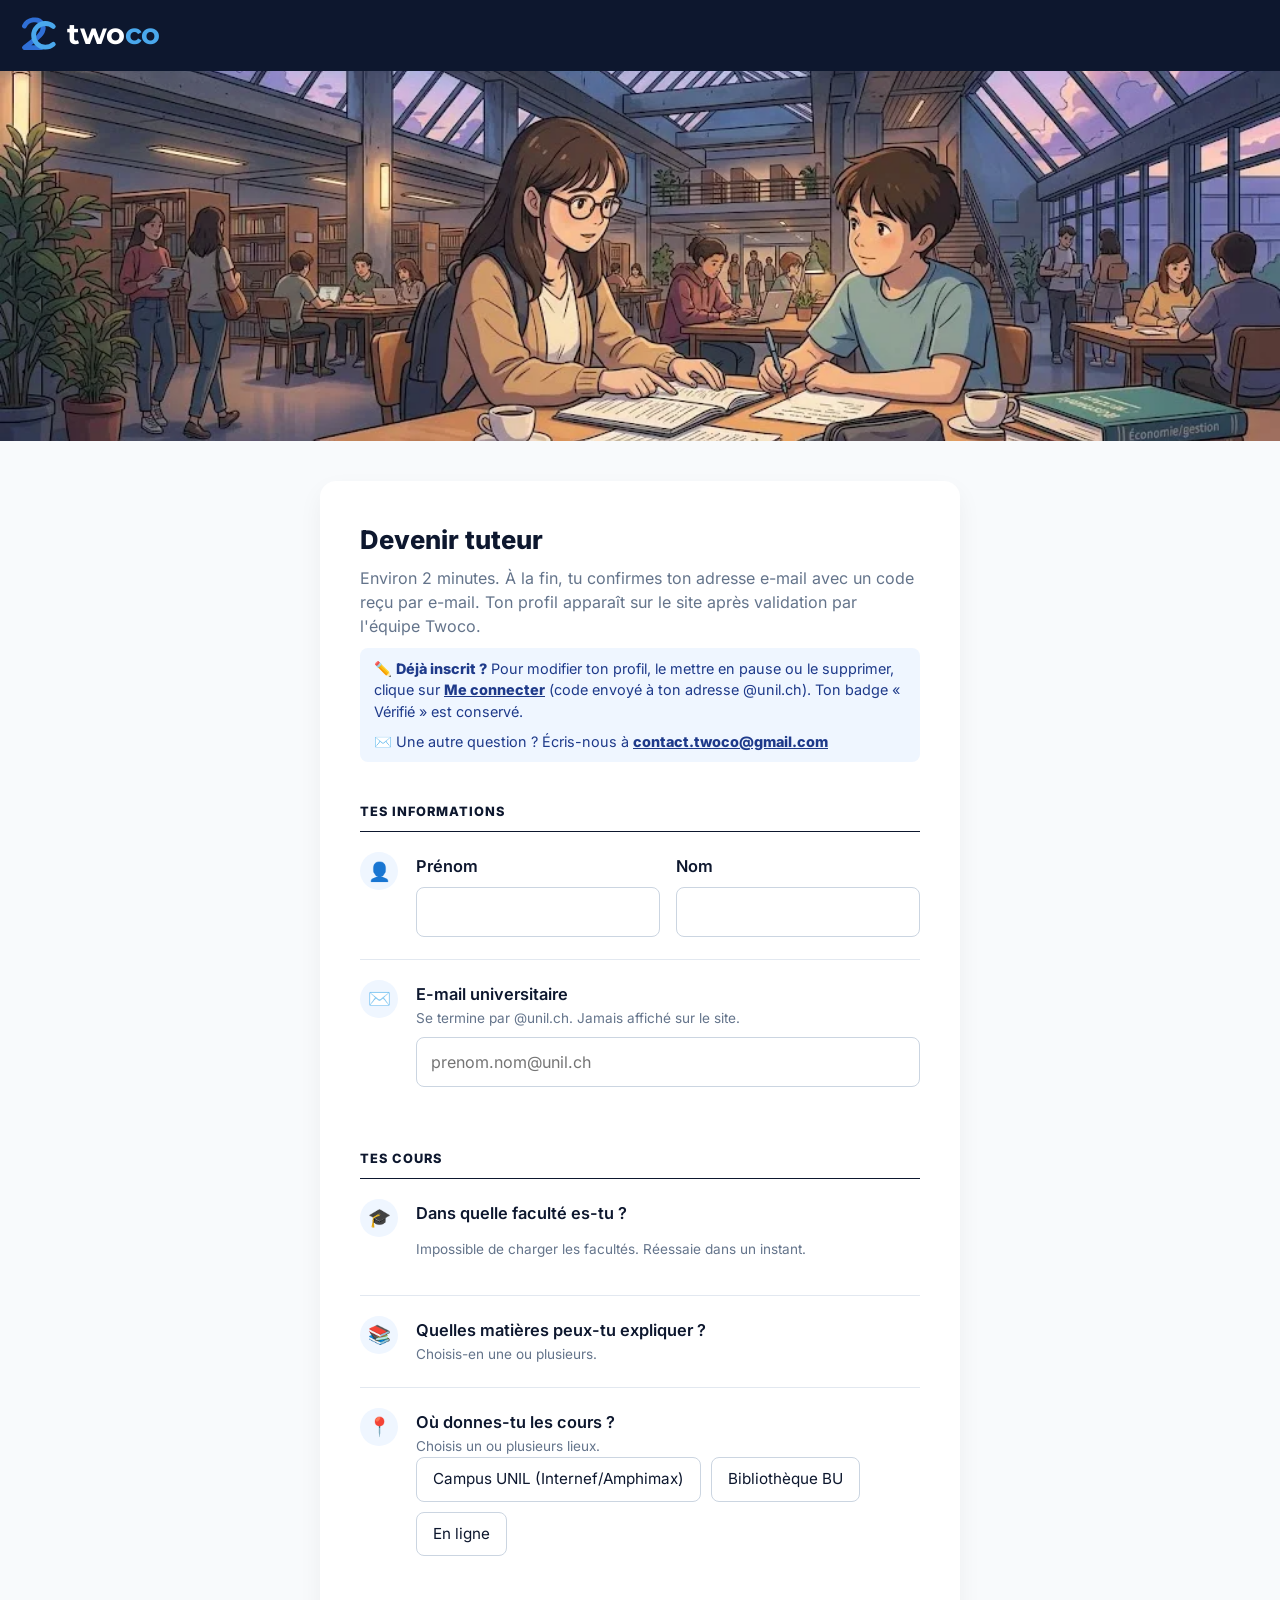
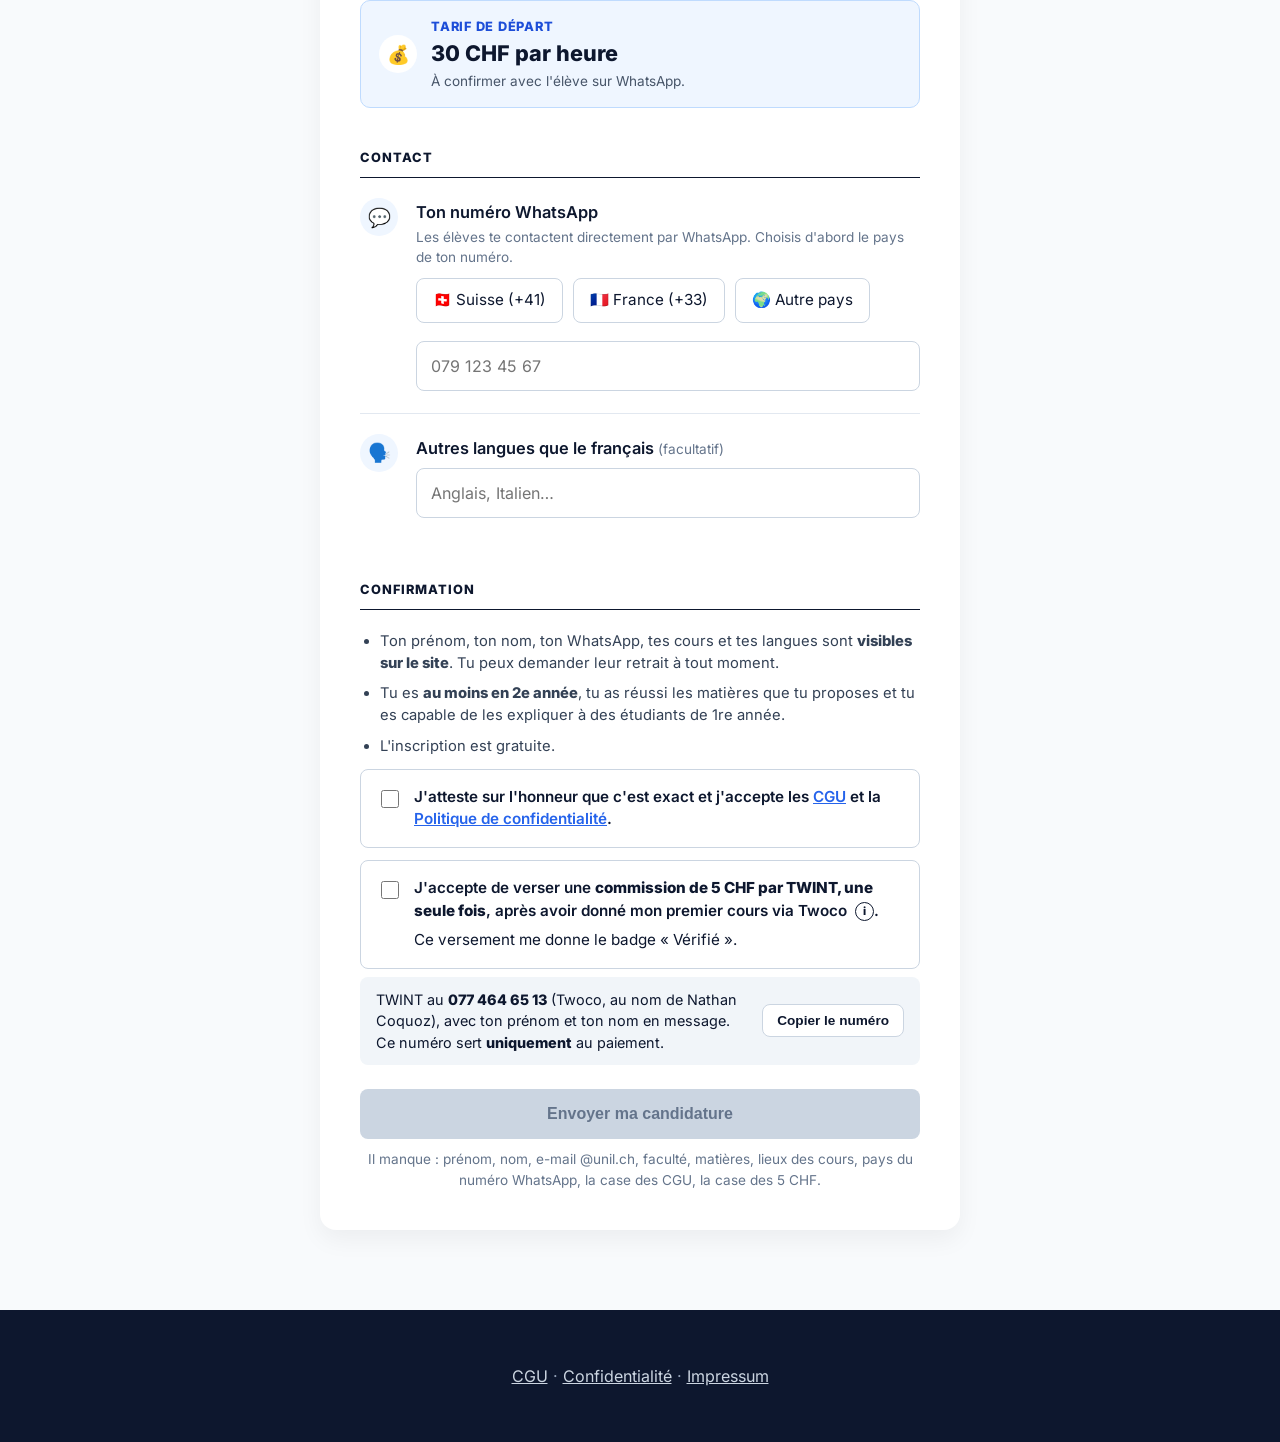
<file: inscription.html>
<!DOCTYPE html>
<html lang="fr">
<head>
    <meta charset="UTF-8">
    <meta name="viewport" content="width=device-width, initial-scale=1.0">
    <!-- Sécurité : le navigateur ne charge que les fichiers du site et ne se connecte qu'à Supabase -->
    <meta http-equiv="Content-Security-Policy" content="default-src 'self'; script-src 'self' 'unsafe-inline'; style-src 'self' 'unsafe-inline'; img-src 'self' data: blob: https://wjkhkxtdlrphouwsnicg.supabase.co; font-src 'self'; connect-src 'self' https://wjkhkxtdlrphouwsnicg.supabase.co wss://wjkhkxtdlrphouwsnicg.supabase.co; object-src 'none'; base-uri 'self'; form-action 'self'">
    <title>Devenir tuteur – Twoco</title>
    <meta name="description" content="Tu es en 2e année ou plus à l'UNIL ? Donne des cours d'appui aux étudiants de 1re année. Inscription gratuite en 2 minutes.">
    <link rel="canonical" href="https://twoco.ch/inscription.html">
    <meta property="og:type" content="website">
    <meta property="og:site_name" content="Twoco">
    <meta property="og:locale" content="fr_CH">
    <meta property="og:url" content="https://twoco.ch/inscription.html">
    <meta property="og:title" content="Devenir tuteur – Twoco">
    <meta property="og:description" content="Tu es en 2e année ou plus à l'UNIL ? Donne des cours d'appui aux étudiants de 1re année. Inscription gratuite en 2 minutes.">
    <meta property="og:image" content="https://twoco.ch/apercu.png">
    <meta property="og:image:width" content="1200">
    <meta property="og:image:height" content="630">
    <meta property="og:image:alt" content="Logo Twoco : cours d'appui entre étudiants de l'UNIL">
    <meta name="twitter:card" content="summary_large_image">
    <link rel="icon" href="favicon.svg" type="image/svg+xml">
    <link rel="icon" href="favicon.png" type="image/png" sizes="32x32">
    <link rel="apple-touch-icon" href="apple-touch-icon.png">
    <link rel="preconnect" href="https://wjkhkxtdlrphouwsnicg.supabase.co" crossorigin>
    <link href="commun.css?v=dev" rel="stylesheet">
    <style>
        /* Bande avec l'illustration d'un cours d'appui */
        .bande { height: 370px; background-color: #3b4f8f; background-position: center 80%; background-size: cover;
            background-image: url('bande-cours.jpg');
            background-image: image-set(url('bande-cours.webp') type('image/webp'), url('bande-cours.jpg') type('image/jpeg')); }
        @media (max-width: 700px) { .bande { height: 190px; background-position: 50% 60%; } }
        .card { max-width: 560px; margin: 40px auto; background: white; padding: 40px; border-radius: 16px; box-shadow: 0 10px 25px rgba(0,0,0,0.05); line-height: 1.5; }
        h1, h2 { margin: 0 0 6px; font-size: 1.6rem; }
        .intro { margin: 0; color: #64748b; }
        .intro a { color: var(--blue); }
        /* Chaque partie : titre en petites capitales sur une fine ligne foncée */
        .etape { margin-top: 44px; }
        .etape h2 { margin: 0; padding-bottom: 10px; border-bottom: 1px solid var(--dark); font-size: 0.8rem; font-weight: 700; text-transform: uppercase; letter-spacing: 0.08em; }
        label, legend { display: block; font-weight: 600; font-size: 0.95rem; margin-top: 22px; padding: 0; }
        fieldset { border: none; padding: 0; margin: 26px 0 0; min-width: 0; }
        legend { margin-top: 0; float: left; width: 100%; }
        legend + * { clear: both; }
        .hint { font-weight: 400; color: #64748b; font-size: 0.85rem; }
        #pays-box { margin: 10px 0; }
        .tel-apercu { margin: 6px 0 0; font-size: 0.85rem; color: #475569; }
        .aide { display: block; font-weight: 400; color: #64748b; font-size: 0.85rem; margin-top: 2px; }
        input[type=text], input[type=tel], input[type=number], input[type=email] { width: 100%; padding: 12px 14px; margin-top: 8px; border: 1px solid #cbd5e1; border-radius: 8px; box-sizing: border-box; font: inherit; }
        input:focus-visible, button:focus-visible { outline: 2px solid var(--blue); outline-offset: 1px; }
        .row { display: flex; gap: 16px; }
        .row > div { flex: 1; }
        .choix { display: flex; flex-wrap: wrap; gap: 8px; margin-top: 10px; }
        .sem { margin: 16px 0 0; font-weight: 600; font-size: 0.85rem; color: #64748b; }
        .chip { margin: 0; font-weight: 500; cursor: pointer; }
        .chip input { position: absolute; opacity: 0; pointer-events: none; }
        .chip span { display: inline-block; padding: 8px 14px; border: 1px solid #cbd5e1; border-radius: 8px; font-size: 0.9rem; background: white; }
        .chip input:checked + span { background: var(--blue); border-color: var(--blue); color: white; }
        .chip input:focus-visible + span { outline: 2px solid var(--blue); outline-offset: 2px; }
        .resume { margin: 20px 0 0; padding: 0 0 0 20px; color: #334155; font-size: 0.92rem; }
        .resume li { margin-bottom: 8px; }
        .consent { display: flex; gap: 12px; align-items: flex-start; font-weight: 600; font-size: 0.95rem; margin-top: 12px; padding: 16px; border: 1px solid #cbd5e1; border-radius: 8px; cursor: pointer; }
        .consent input { margin-top: 4px; width: 18px; height: 18px; flex-shrink: 0; }
        .consent a { color: var(--blue); }
        .consent .suite { display: block; margin-top: 6px; font-weight: 400; }
        /* Bouton ⓘ : rond avec un « i », ouvre l'explication en dessous */
        .info { display: inline-flex; align-items: center; justify-content: center; width: 17px; height: 17px; margin-left: 4px; border: 1.5px solid currentColor; border-radius: 50%; font-size: 0.7rem; font-weight: 700; font-style: normal; line-height: 1; vertical-align: 1px; cursor: pointer; color: var(--dark); }
        .info:focus { outline: none; }
        .info:focus-visible { background: #e2e8f0; }
        .explication { display: block; margin-top: 8px; padding: 8px 10px; background: #eff6ff; border-radius: 6px; font-weight: 400; font-size: 0.88rem; }
        .explication[hidden] { display: none; }
        /* Chaque question : icône dans un rond bleu clair à gauche, fine ligne entre les questions */
        .etape { margin-top: 40px; }
        .q { position: relative; margin-top: 0 !important; padding: 22px 0 22px 56px; border-bottom: 1px solid #e2e8f0; }
        .etape .q:last-of-type { border-bottom: none; }
        .q::before { content: attr(data-ico); position: absolute; left: 0; top: 20px; width: 38px; height: 38px; display: flex; align-items: center; justify-content: center; background: #eff6ff; border-radius: 50%; font-size: 1.15rem; }
        .q legend, .q > label:first-child, .q .row label { margin-top: 0; font-size: 1.02rem; }
        .choix { gap: 10px; }
        .chip span { padding: 10px 16px; font-size: 0.95rem; }
        @media (max-width: 600px) { .q { padding-left: 48px; } .q::before { width: 34px; height: 34px; font-size: 1rem; } }
        /* Où payer la commission (numéro TWINT + bouton Copier) */
        .contact-aide { background: #eff6ff; color: #1e3a8a; border-radius: 8px; padding: 10px 14px; font-size: 0.9rem; margin: 10px 0 0; text-align: left; }
        .contact-aide a { color: inherit; font-weight: 700; }
        .contact-aide p { margin: 0; }
        .note-modif { background: #ede9fe; color: #4c1d95; }
        .contact-aide p + p { margin-top: 8px; }
        .twint { display: flex; flex-wrap: wrap; align-items: center; gap: 10px 14px; margin-top: 8px; padding: 12px 16px; background: #f1f5f9; border-radius: 8px; font-size: 0.9rem; text-align: left; }
        .twint > span { flex: 1 1 260px; }
        .twint .copier { width: auto; margin: 0; padding: 8px 14px; background: white; color: var(--dark); border: 1px solid #cbd5e1; border-radius: 8px; font-size: 0.85rem; font-weight: 600; white-space: nowrap; }
        button { width: 100%; background: var(--blue); color: white; border: none; padding: 16px; border-radius: 8px; font-weight: 700; font-size: 1rem; margin-top: 24px; cursor: pointer; }
        button:disabled { background: #cbd5e1; color: #64748b; cursor: not-allowed; }
        .manque { margin: 10px 0 0; text-align: center; color: #64748b; font-size: 0.85rem; }
        .manque:empty { display: none; }
        #erreur { color: #b91c1c; font-weight: 600; margin-top: 16px; display: none; }
        #succes { display: none; text-align: center; }
        #code { font-size: 1.4rem; letter-spacing: 0.3em; text-align: center; }
        .erreur-code { color: #b91c1c; font-weight: 600; margin: 12px 0 0; }
        .erreur-code:empty { display: none; }
        .liens-code { text-align: center; margin: 16px 0 0; color: #94a3b8; font-size: 0.9rem; }
        .liens-code .lien { width: auto; margin: 0; padding: 0; background: none; color: var(--blue); font-weight: 600; font-size: inherit; text-decoration: underline; }
        .liens-code .lien:disabled { background: none; color: #94a3b8; text-decoration: none; }
        /* Tarif mis en évidence : encadré bleu clair avec une icône */
        .prix-fixe { display: flex; align-items: center; gap: 14px; margin-top: 22px; padding: 16px 18px; background: #eff6ff; border: 1px solid #bfdbfe; border-radius: 10px; }
        .prix-fixe .ico { flex-shrink: 0; width: 38px; height: 38px; display: flex; align-items: center; justify-content: center; background: white; border-radius: 50%; font-size: 1.15rem; }
        .prix-fixe .titre { display: block; font-size: 0.8rem; font-weight: 700; text-transform: uppercase; letter-spacing: 0.06em; color: #1d4ed8; }
        .prix-fixe .montant { display: block; font-size: 1.35rem; font-weight: 800; color: var(--dark); }
        .prix-fixe .aide { margin-top: 2px; color: #475569; }
        .hp { position: absolute; left: -9999px; }
        @media (max-width: 600px) { .card { margin: 0; padding: 28px 20px; border-radius: 0; box-shadow: none; } .row { flex-direction: column; gap: 0; } }
        a.retour { display: inline-block; margin-top: 16px; color: var(--blue); font-weight: 600; }
    </style>
</head>
<body>
    <header class="navbar"><a href="index.html" class="brand-title"><img src="logo.svg" alt=""><span>two<span class="co">co</span></span></a></header>

    <main>

    <div class="bande" id="bande" role="img" aria-label="Illustration : deux étudiants pendant un cours d'appui à la bibliothèque"></div>

    <div class="card">
        <form id="formulaire" novalidate>
            <h1 id="titre-form">Devenir tuteur</h1>
            <p class="intro" id="intro-form">Environ 2 minutes. À la fin, tu confirmes ton adresse e-mail avec un code reçu par e-mail. Ton profil apparaît sur le site après validation par l'équipe Twoco.</p>
            <p class="contact-aide note-modif" id="note-modif" hidden></p>
            <div class="contact-aide" id="aide-deja-inscrit">
                <p>✏️ <strong>Déjà inscrit ?</strong> Pour modifier ton profil, le mettre en pause ou le supprimer, clique sur <a href="mon-profil.html">Me connecter</a> (code envoyé à ton adresse @unil.ch). Ton badge « Vérifié » est conservé.</p>
                <p>✉️ Une autre question ? Écris-nous à <a href="mailto:contact.twoco@gmail.com">contact.twoco@gmail.com</a></p>
            </div>

            <div class="etape">
                <h2>Tes informations</h2>
                <div class="q" data-q="nom" data-ico="👤"><div class="row">
                    <div><label for="prenom">Prénom</label><input type="text" id="prenom" maxlength="40" autocomplete="given-name" required></div>
                    <div><label for="nom">Nom</label><input type="text" id="nom" maxlength="40" autocomplete="family-name" required></div>
                </div></div>
                <div class="q" data-q="email" data-ico="✉️"><label for="email">E-mail universitaire <span class="aide">Se termine par @unil.ch. Jamais affiché sur le site.</span></label>
                <input type="email" id="email" maxlength="100" autocomplete="email" placeholder="prenom.nom@unil.ch" required></div>
            </div>

            <div class="etape">
                <h2>Tes cours</h2>
                <fieldset class="q" data-q="faculte" data-ico="🎓">
                    <legend>Dans quelle faculté es-tu ?</legend>
                    <div class="choix" id="fac-box"><p class="hint">Chargement...</p></div>
                </fieldset>

                <fieldset id="annee-fs" class="q" data-q="annee" data-ico="📅" hidden>
                    <legend>Pour quelle année ?</legend>
                    <div class="choix" id="annee-box"></div>
                </fieldset>

                <fieldset class="q" data-q="matiere" data-ico="📚">
                    <legend>Quelles matières peux-tu expliquer ? <span class="aide">Choisis-en une ou plusieurs.</span></legend>
                    <div id="matieres-box"></div>
                </fieldset>

                <fieldset class="q" data-q="lieu" data-ico="📍">
                    <legend>Où donnes-tu les cours ? <span class="aide">Choisis un ou plusieurs lieux.</span></legend>
                    <div class="choix" id="lieux-box"></div>
                </fieldset>

                <div id="prix-libre">
                    <label for="prix">Prix par heure (CHF)</label>
                    <input type="number" id="prix" step="1">
                </div>
                <div id="prix-fixe" class="prix-fixe" hidden></div>
            </div>

            <div class="etape">
                <h2>Contact</h2>
                <div class="q" data-q="whatsapp" data-ico="💬"><label for="whatsapp">Ton numéro WhatsApp <span class="aide">Les élèves te contactent directement par WhatsApp. Choisis d'abord le pays de ton numéro.</span></label>
                <div class="choix" id="pays-box" role="radiogroup" aria-label="Pays du numéro WhatsApp">
                    <label class="chip"><input type="radio" name="pays" value="41"><span>🇨🇭 Suisse (+41)</span></label>
                    <label class="chip"><input type="radio" name="pays" value="33"><span>🇫🇷 France (+33)</span></label>
                    <label class="chip"><input type="radio" name="pays" value="autre"><span>🌍 Autre pays</span></label>
                </div>
                <input type="tel" id="whatsapp" maxlength="25" autocomplete="tel" placeholder="079 123 45 67" aria-describedby="tel-apercu" required>
                <p id="tel-apercu" class="tel-apercu" aria-live="polite" hidden></p></div>

                <div class="q" data-q="langues" data-ico="🗣️"><label for="langues">Autres langues que le français <span class="hint">(facultatif)</span></label>
                <input type="text" id="langues" maxlength="100" placeholder="Anglais, Italien…"></div>
            </div>

            <div class="etape">
                <h2>Confirmation</h2>
                <ul class="resume">
                    <li>Ton prénom, ton nom, ton WhatsApp, tes cours et tes langues sont <strong>visibles sur le site</strong>. Tu peux demander leur retrait à tout moment.</li>
                    <li>Tu es <strong>au moins en 2e année</strong>, tu as réussi les matières que tu proposes et tu es capable de les expliquer à des étudiants de 1re année.</li>
                    <li>L'inscription est gratuite.</li>
                </ul>
                <label class="consent">
                    <input type="checkbox" id="accord">
                    <span>J'atteste sur l'honneur que c'est exact et j'accepte les <a href="legal.html#cgu" target="_blank">CGU</a> et la <a href="legal.html#confidentialite" target="_blank">Politique de confidentialité</a>.</span>
                </label>
                <label class="consent">
                    <input type="checkbox" id="contribution">
                    <span>J'accepte de verser une <strong>commission de 5 CHF par TWINT, une seule fois</strong>, après avoir donné mon premier cours via Twoco <span class="info" tabindex="0" role="button" aria-expanded="false" aria-controls="info-5chf" aria-label="Pourquoi ces 5 CHF ?">i</span>.
                        <span class="explication" id="info-5chf" hidden>Un petit merci à Twoco de m'avoir permis de trouver mon premier élève&nbsp;😊</span>
                        <span class="suite">Ce versement me donne le badge «&nbsp;Vérifié&nbsp;».</span></span>
                </label>
                <div class="twint">
                    <span>TWINT au <strong class="twint-numero"></strong> (<span class="twint-nom"></span>), avec ton prénom et ton nom en message. Ce numéro sert <strong>uniquement</strong> au paiement.</span>
                    <button type="button" class="copier" data-copie="twint">Copier le numéro</button>
                </div>
            </div>

            <input type="text" id="site" class="hp" tabindex="-1" autocomplete="off" aria-hidden="true">

            <p id="erreur" role="alert"></p>
            <button type="submit" id="envoyer" disabled>Envoyer ma candidature</button>
            <p id="manque" class="manque"></p>
        </form>

        <!-- Étape 2 : confirmer l'adresse e-mail avec le code reçu -->
        <form id="etape-code" novalidate hidden>
            <h2>Confirme ton adresse e‑mail</h2>
            <p class="intro">On vient d'envoyer un code à 6 chiffres à <strong id="code-email"></strong>. Il peut mettre jusqu'à <strong>1&nbsp;minute</strong> à arriver. Regarde aussi dans les spams.</p>
            <label for="code">Code reçu par e-mail</label>
            <input type="text" id="code" inputmode="numeric" autocomplete="one-time-code" maxlength="10" placeholder="123456" required>
            <p id="erreur-code" class="erreur-code" role="alert"></p>
            <button type="submit" id="confirmer">Confirmer ma candidature</button>
            <p class="liens-code">
                <button type="button" class="lien" id="renvoyer">Renvoyer le code</button> ·
                <button type="button" class="lien" id="changer-email">Modifier mon adresse</button>
            </p>
        </form>

        <div id="succes">
            <h2 id="succes-titre">Candidature envoyée</h2>
            <p id="succes-texte">Merci ! Ton profil apparaîtra sur le site dès qu'il aura été validé.</p>
            <div class="twint">
                <span><strong>Après ton premier cours</strong> via Twoco : <strong>5 CHF par TWINT</strong> au <strong class="twint-numero"></strong> (<span class="twint-nom"></span>), avec ton prénom et ton nom en message.</span>
                <button type="button" class="copier" data-copie="twint">Copier le numéro</button>
            </div>
            <p class="contact-aide">✉️ Une question ? Écris-nous à <a href="mailto:contact.twoco@gmail.com">contact.twoco@gmail.com</a> (le numéro TWINT sert uniquement au paiement).</p>
            <a href="index.html" class="retour">Retour à l'accueil</a>
        </div>
    </div>

    </main>

    <footer>
        <p><a href="legal.html#cgu">CGU</a> · <a href="legal.html#confidentialite">Confidentialité</a> · <a href="legal.html#mentions">Impressum</a></p>
    </footer>

    <!-- Chargés en bas de page pour que le texte et les images s'affichent plus vite -->
    <script src="vendor/supabase.js?v=dev"></script>
    <script src="config.js?v=dev"></script>
    <script src="catalogue.js?v=dev"></script>
    <script src="suivi.js?v=dev"></script>
    <script>
        // Bouton ⓘ dans une case à cocher : ouvre ou ferme l'explication sans cocher la case
        function basculerInfo(info) {
            const bulle = document.getElementById(info.getAttribute('aria-controls'));
            bulle.hidden = !bulle.hidden;
            info.setAttribute('aria-expanded', String(!bulle.hidden));
        }
        document.addEventListener('click', (e) => {
            const info = e.target.closest('.info');
            if (info) { e.preventDefault(); basculerInfo(info); }
        });
        document.addEventListener('keydown', (e) => {
            if ((e.key === 'Enter' || e.key === ' ') && e.target.matches('.info')) { e.preventDefault(); basculerInfo(e.target); }
        });

        const db = window.supabase.createClient(CONFIG.SUPABASE_URL, CONFIG.SUPABASE_ANON_KEY);
        const $ = id => document.getElementById(id);
        const esc = s => String(s ?? '').replace(/[&<>"']/g, c => ({ '&': '&amp;', '<': '&lt;', '>': '&gt;', '"': '&quot;', "'": '&#39;' }[c]));

        // Les cases sont générées à partir de config.js
        function remplirChoix(boxId, liste, nom) {
            $(boxId).innerHTML = liste.map(v =>
                `<label class="chip"><input type="checkbox" name="${nom}" value="${esc(v)}"><span>${esc(v)}</span></label>`
            ).join('');
        }
        const valeur = nom => (document.querySelector(`input[name="${nom}"]:checked`) || {}).value;
        const coches = nom => [...document.querySelectorAll(`input[name="${nom}"]:checked`)].map(i => i.value);

        // Faculté -> année -> matières (liste chargée depuis Supabase, voir catalogue.js)
        let FAC = {};

        function afficherAnnees() {
            const fac = FAC[valeur('faculte')];
            if (!fac) { $('annee-fs').hidden = true; afficherMatieres(); return; }
            $('annee-box').innerHTML = Object.entries(fac.annees).map(([a, an]) =>
                `<label class="chip"><input type="radio" name="annee" value="${esc(a)}"><span>${esc(an.nom)}</span></label>`
            ).join('');
            const liste = Object.keys(fac.annees);
            $('annee-fs').hidden = liste.length === 1;
            const voulue = new URLSearchParams(location.search).get('annee');
            const choix = liste.includes(voulue) ? voulue : (liste.length === 1 ? liste[0] : null);
            if (choix) document.querySelector(`input[name="annee"][value="${choix}"]`).checked = true;
            afficherMatieres();
        }

        function afficherMatieres() {
            const fac = FAC[valeur('faculte')];
            const an = fac && fac.annees[valeur('annee')];
            if (!an) { $('matieres-box').innerHTML = '<p class="hint">Choisis d\'abord ta faculté.</p>'; return; }
            const groupes = Array.isArray(an.matieres) ? { '': an.matieres } : an.matieres;
            $('matieres-box').innerHTML = Object.entries(groupes).map(([semestre, liste]) =>
                (semestre ? `<p class="sem">${esc(semestre)}</p>` : '') +
                `<div class="choix">${liste.map(v =>
                    `<label class="chip"><input type="checkbox" name="matiere" value="${esc(v)}"><span>${esc(v)}</span></label>`
                ).join('')}</div>`
            ).join('');
        }
        $('fac-box').addEventListener('change', afficherAnnees);
        $('annee-box').addEventListener('change', afficherMatieres);

        enregistrer(db, 'visite_inscription', { page: 'inscription' });
        (async () => {
            try {
                FAC = arbreCatalogue(await chargerCatalogue(db));
            } catch (e) {
                console.error(e);
                $('fac-box').innerHTML = '<p class="hint">Impossible de charger les facultés. Réessaie dans un instant.</p>';
                return;
            }
            $('fac-box').innerHTML = Object.entries(FAC).map(([cle, f]) =>
                `<label class="chip"><input type="radio" name="faculte" value="${esc(cle)}"><span>${esc(f.nom)}</span></label>`
            ).join('');

            // Pré-sélection via ?fac=droit&annee=1, ou automatique s'il n'y a qu'une faculté
            const cles = Object.keys(FAC);
            const voulueFac = new URLSearchParams(location.search).get('fac');
            const depart = cles.includes(voulueFac) ? voulueFac : (cles.length === 1 ? cles[0] : null);
            if (depart) document.querySelector(`input[name="faculte"][value="${depart}"]`).checked = true;
            afficherAnnees();
            majBouton(); // la faculté peut être cochée d'office : on met à jour « Il manque »
            reprendreCandidature();
            reprendreModification();
        })();

        // Image de la bande choisie dans l'admin (sinon l'illustration de base)
        chargerReglages(db).then(r => {
            if (r.bande_inscription) $('bande').style.backgroundImage = `url(${JSON.stringify(r.bande_inscription)})`;
        });

        // Numéro TWINT pour la commission (pris dans config.js) + bouton Copier
        document.querySelectorAll('.twint-numero').forEach(el => el.textContent = CONFIG.TWINT_NUMERO);
        document.querySelectorAll('.twint-nom').forEach(el => el.textContent = CONFIG.TWINT_NOM);
        document.querySelectorAll('.copier').forEach(bouton => bouton.addEventListener('click', async () => {
            const numero = CONFIG.TWINT_NUMERO.replace(/\s/g, '');
            try { await navigator.clipboard.writeText(numero); bouton.textContent = 'Copié ✓'; }
            catch (e) { bouton.textContent = numero; }
            setTimeout(() => { bouton.textContent = 'Copier le numéro'; }, 2500);
        }));

        remplirChoix('lieux-box', CONFIG.LIEUX, 'lieu');
        if (CONFIG.PRIX_FIXE) {
            $('prix-libre').hidden = true;
            $('prix-fixe').hidden = false;
            $('prix-fixe').innerHTML = `<span class="ico" aria-hidden="true">💰</span>
                <div><span class="titre">Tarif de départ</span><span class="montant">${CONFIG.PRIX_FIXE} CHF par heure</span>
                <span class="aide">À confirmer avec l'élève sur WhatsApp.</span></div>`;
        } else {
            $('prix').min = CONFIG.PRIX_MIN;
            $('prix').max = CONFIG.PRIX_MAX;
        }

        // Pays choisi par le tuteur (aucun par défaut, pour qu'un numéro étranger ne devienne jamais un faux numéro suisse).
        // Un numéro écrit avec son indicatif (+33…, 0033…) est toujours pris tel quel.
        const PLACEHOLDER_TEL = { 41: '079 123 45 67', 33: '06 12 34 56 78', autre: '+49 151 23456789' };
        function paysTel() { const r = document.querySelector('input[name="pays"]:checked'); return r ? r.value : ''; }
        function normaliserTel(brut) {
            const international = /^\s*(\+|00)/.test(brut);
            let n = brut.replace(/\D/g, '');
            if (international) n = n.replace(/^00/, '');
            else {
                const pays = paysTel();
                if (pays !== '41' && pays !== '33') return null;
                n = pays + n.replace(/^0/, '');
            }
            if (n.startsWith('41') || n.startsWith('33')) return n.length === 11 ? n : null;
            return (n.length >= 10 && n.length <= 15) ? n : null;
        }

        // Le bouton reste gris tant que le minimum n'est pas rempli
        function emailValide(e) { return e.endsWith(CONFIG.EMAIL_DOMAINE) && /^[^\s@]+@[^\s@]+$/.test(e); }
        let envoiEnCours = false;
        function majBouton() {
            if (envoiEnCours) return;
            const manque = [];
            if (!$('prenom').value.trim()) manque.push('prénom');
            if (!$('nom').value.trim()) manque.push('nom');
            if (!emailValide($('email').value.trim().toLowerCase())) manque.push(`e-mail ${CONFIG.EMAIL_DOMAINE}`);
            if (!document.querySelector('input[name="faculte"]:checked')) manque.push('faculté');
            if (!document.querySelector('input[name="matiere"]:checked')) manque.push('matières');
            if (!document.querySelector('input[name="lieu"]:checked')) manque.push('lieux des cours');
            if (!normaliserTel($('whatsapp').value)) manque.push(!paysTel() && !/^\s*(\+|00)/.test($('whatsapp').value) ? 'pays du numéro WhatsApp' : 'numéro WhatsApp');
            if (!$('accord').checked) manque.push('la case des CGU');
            if (!$('contribution').checked) manque.push('la case des 5 CHF');
            $('envoyer').disabled = manque.length > 0;
            $('manque').textContent = manque.length ? 'Il manque : ' + manque.join(', ') + '.' : '';
        }
        // Sous le champ WhatsApp : le numéro tel qu'il sera enregistré (un numéro étranger écrit sans indicatif se voit tout de suite)
        function afficherTel(n) {
            if (n.startsWith('41') && n.length === 11) return `+41 ${n.slice(2, 4)} ${n.slice(4, 7)} ${n.slice(7, 9)} ${n.slice(9)}`;
            if (n.startsWith('33') && n.length === 11) return `+33 ${n[2]} ${n.slice(3).match(/../g).join(' ')}`;
            return '+' + n;
        }
        function majApercuTel() {
            const brut = $('whatsapp').value, n = normaliserTel(brut), el = $('tel-apercu');
            const international = /^\s*(\+|00)/.test(brut);
            let texte = '';
            if (n) texte = `📱 Numéro enregistré : <strong>${afficherTel(n)}</strong>`;
            else if (brut.trim() && !international && !paysTel()) texte = '👆 Choisis d\'abord le pays de ton numéro.';
            else if (brut.trim() && !international && paysTel() === 'autre') texte = '🌍 Écris ton numéro avec l\'indicatif du pays, par exemple +49 151 23456789.';
            el.hidden = !texte;
            el.innerHTML = texte;
        }
        $('whatsapp').addEventListener('input', majApercuTel);
        $('pays-box').addEventListener('change', () => {
            $('whatsapp').placeholder = PLACEHOLDER_TEL[paysTel()] || PLACEHOLDER_TEL[41];
            majApercuTel();
            $('whatsapp').focus();
        });
        $('formulaire').addEventListener('input', majBouton);
        $('formulaire').addEventListener('change', majBouton);
        majBouton();

        const ouverture = Date.now();

        function montrerErreur(msg) {
            const e = $('erreur');
            e.textContent = msg;
            e.style.display = 'block';
        }

        $('formulaire').addEventListener('submit', async (ev) => {
            ev.preventDefault();
            $('erreur').style.display = 'none';
            if ($('site').value) return;
            // Un humain met plus de 3 secondes à remplir le formulaire ; un robot non
            if (Date.now() - ouverture < 3000) return montrerErreur('Prends le temps de vérifier tes informations, puis renvoie le formulaire.');

            const prenom = $('prenom').value.trim();
            const nom = $('nom').value.trim();
            const faculte = valeur('faculte');
            const annee = valeur('annee');
            const matieres = coches('matiere');
            const lieux = coches('lieu');
            const prixNum = CONFIG.PRIX_FIXE || Number($('prix').value);
            const whatsapp = normaliserTel($('whatsapp').value);
            const email = $('email').value.trim().toLowerCase();
            const langues = $('langues').value.trim().replace(/\s+/g, ' ') || null;

            if (!prenom || !nom) return montrerErreur('Indique ton prénom et ton nom.');
            if (!faculte) return montrerErreur('Choisis ta faculté.');
            if (!annee) return montrerErreur('Choisis l\'année des cours.');
            if (matieres.length === 0) return montrerErreur('Choisis au moins une matière.');
            if (lieux.length === 0) return montrerErreur('Choisis au moins un lieu.');
            if (!prixNum || prixNum < CONFIG.PRIX_MIN || prixNum > CONFIG.PRIX_MAX)
                return montrerErreur(`Indique un prix entre ${CONFIG.PRIX_MIN} et ${CONFIG.PRIX_MAX} CHF par heure.`);
            if (!whatsapp) return montrerErreur('Numéro WhatsApp invalide. Choisis le pays, puis écris ton numéro (ex. 079 123 45 67).');
            if (!emailValide(email))
                return montrerErreur(`Indique ton adresse e-mail universitaire (qui se termine par ${CONFIG.EMAIL_DOMAINE}).`);
            if (!$('accord').checked || !$('contribution').checked) return montrerErreur('Coche les deux cases en bas du formulaire.');

            const btn = $('envoyer');
            envoiEnCours = true;
            btn.disabled = true;
            btn.textContent = 'Envoi du code...';

            // La candidature est gardée de côté : elle ne part qu'après la confirmation de l'adresse e-mail
            candidature = {
                prenom, nom, whatsapp, faculte, annee,
                matieres: matieres.join(', '),
                lieu: lieux.join(', '),
                prix: prixNum + ' CHF/h',
                email, langues,
                cgu_acceptees: true,
                cgu_version: CONFIG.CGU_VERSION,
                status: 'en_attente'
            };
            if (modification) {
                const session = await connexionTuteur();
                if (session) {
                    btn.textContent = 'Envoi...';
                    // La connexion est gardée : le tuteur peut revenir sur « Me connecter » sans nouveau code
                    const envoye = await envoyerCandidature(montrerErreur, dbConnexion, false);
                    btn.textContent = 'Envoyer ma modification';
                    envoiEnCours = false;
                    majBouton();
                    return envoye;
                }
                // Connexion expirée ou fermée : on repasse par un code, comme une inscription normale
                modification = null;
                oublierModification();
                $('email').readOnly = false;
            }
            const ok = await envoyerCode();
            btn.textContent = modification ? 'Envoyer ma modification' : 'Envoyer ma candidature';
            envoiEnCours = false;
            majBouton();
            if (!ok) return;
            memoriser();
            $('formulaire').hidden = true;
            $('code-email').textContent = email;
            $('code').value = '';
            $('etape-code').hidden = false;
            $('code').focus();
        });

        // ---------- Confirmation de l'adresse e-mail par un code (Supabase Auth, sans mot de passe)
        // Client à part, sans session gardée dans le navigateur : la connexion ne sert qu'à envoyer la candidature
        const dbCode = window.supabase.createClient(CONFIG.SUPABASE_URL, CONFIG.SUPABASE_ANON_KEY,
            { auth: { persistSession: false, autoRefreshToken: false, detectSessionInUrl: false } });
        let candidature = null;
        let attenteRenvoi = null;

        // Si la page est rechargée pendant l'étape du code, on reprend là où on en était.
        // Gardé seulement dans cet onglet (sessionStorage), 30 minutes au plus, effacé à l'envoi.
        const CLE_ATTENTE = 'twoco-candidature-en-attente';
        function memoriser() {
            try { sessionStorage.setItem(CLE_ATTENTE, JSON.stringify({ candidature, depuis: Date.now() })); } catch (e) {}
        }
        function oublier() {
            try { sessionStorage.removeItem(CLE_ATTENTE); } catch (e) {}
        }
        function reprendreCandidature() {
            let sauvegarde = null;
            try { sauvegarde = JSON.parse(sessionStorage.getItem(CLE_ATTENTE) || 'null'); } catch (e) {}
            if (!sauvegarde || !sauvegarde.candidature || Date.now() - sauvegarde.depuis > 30 * 60 * 1000) { oublier(); return; }
            candidature = sauvegarde.candidature;
            // Le formulaire est rempli à nouveau, au cas où la personne veut modifier quelque chose
            remplirFormulaire(candidature);
            $('formulaire').hidden = true;
            $('code-email').textContent = candidature.email;
            $('etape-code').hidden = false;
        }

        function remplirFormulaire(c) {
            $('prenom').value = c.prenom;
            $('nom').value = c.nom;
            $('email').value = c.email;
            $('whatsapp').value = '+' + c.whatsapp;
            const pays = ['41', '33'].find(p => String(c.whatsapp).startsWith(p)) || 'autre';
            const radioPays = document.querySelector(`input[name="pays"][value="${pays}"]`);
            if (radioPays) radioPays.checked = true;
            majApercuTel();
            $('langues').value = c.langues || '';
            const cocher = (nom, v) => { const i = document.querySelector(`input[name="${nom}"][value="${CSS.escape(v)}"]`); if (i) i.checked = true; };
            cocher('faculte', c.faculte);
            afficherAnnees();
            cocher('annee', c.annee);
            afficherMatieres();
            String(c.matieres || '').split(', ').forEach(m => cocher('matiere', m));
            String(c.lieu || '').split(', ').forEach(l => cocher('lieu', l));
            $('accord').checked = true;
            $('contribution').checked = true;
            majBouton();
        }

        // ---------- Modification depuis « Me connecter » : formulaire déjà rempli, pas de nouveau code.
        // La connexion du tuteur est celle de cet onglet (sessionStorage), partagée avec la page « Me connecter ».
        const CLE_MODIF = 'twoco-modification';
        const dbConnexion = window.supabase.createClient(CONFIG.SUPABASE_URL, CONFIG.SUPABASE_ANON_KEY,
            { auth: { persistSession: true, storage: window.sessionStorage, storageKey: 'twoco-connexion-tuteur', autoRefreshToken: false, detectSessionInUrl: false } });
        let modification = null;
        function oublierModification() { try { sessionStorage.removeItem(CLE_MODIF); } catch (e) {} }
        async function connexionTuteur() {
            try { return (await dbConnexion.auth.getSession()).data.session; } catch (e) { console.error(e); return null; }
        }
        async function reprendreModification() {
            if (!$('etape-code').hidden) return;
            let m = null;
            try { m = JSON.parse(sessionStorage.getItem(CLE_MODIF) || 'null'); } catch (e) {}
            const session = m && m.profil ? await connexionTuteur() : null;
            if (!m || !m.profil || !session || (session.user.email || '').toLowerCase() !== String(m.profil.email).toLowerCase()
                || Date.now() - m.depuis > 60 * 60 * 1000) { oublierModification(); return; }
            modification = m;
            remplirFormulaire(m.profil);
            $('email').readOnly = true;
            $('titre-form').textContent = 'Modifier mon profil';
            $('intro-form').hidden = true;
            $('note-modif').innerHTML = `✏️ <strong>Modification de ton profil</strong> (connecté avec ${esc(m.profil.email)}). Change ce que tu veux puis envoie : pas besoin de nouveau code. Ton profil sera mis à jour après validation par l'équipe Twoco.`;
            $('note-modif').hidden = false;
            $('aide-deja-inscrit').hidden = true;
            $('envoyer').textContent = 'Envoyer ma modification';
        }

        function messageAuth(error) {
            const m = String((error && error.message) || '').toLowerCase();
            if (error && (error.status === 429 || m.includes('rate') || m.includes('seconds')))
                return 'Trop de demandes. Attends une minute, puis réessaie.';
            if (m.includes('expired') || m.includes('invalid') || m.includes('token'))
                return 'Code incorrect ou expiré. Vérifie le code, ou demande-en un nouveau.';
            return 'Le code n\'a pas pu être envoyé. Vérifie ton adresse e-mail et réessaie dans un instant.';
        }

        async function envoyerCode() {
            const { error } = await dbCode.auth.signInWithOtp({ email: candidature.email, options: { shouldCreateUser: true } });
            if (error) {
                console.error(error);
                if ($('etape-code').hidden) montrerErreur(messageAuth(error));
                else $('erreur-code').textContent = messageAuth(error);
                return false;
            }
            // « Renvoyer le code » possible après 60 secondes
            let reste = 60;
            $('renvoyer').disabled = true;
            $('renvoyer').textContent = `Renvoyer le code (${reste} s)`;
            clearInterval(attenteRenvoi);
            attenteRenvoi = setInterval(() => {
                reste -= 1;
                $('renvoyer').textContent = reste > 0 ? `Renvoyer le code (${reste} s)` : 'Renvoyer le code';
                if (reste <= 0) { clearInterval(attenteRenvoi); $('renvoyer').disabled = false; }
            }, 1000);
            return true;
        }

        $('renvoyer').addEventListener('click', async () => {
            $('erreur-code').textContent = '';
            if (await envoyerCode()) $('erreur-code').textContent = '';
        });

        $('changer-email').addEventListener('click', () => {
            oublier();
            $('etape-code').hidden = true;
            $('formulaire').hidden = false;
            $('email').focus();
        });

        $('etape-code').addEventListener('submit', async (ev) => {
            ev.preventDefault();
            const code = $('code').value.replace(/\D/g, '');
            $('erreur-code').textContent = '';
            if (code.length < 6) { $('erreur-code').textContent = 'Entre le code à 6 chiffres reçu par e-mail.'; return; }
            const btn = $('confirmer');
            btn.disabled = true;
            btn.textContent = 'Vérification...';
            const fin = () => { btn.disabled = false; btn.textContent = 'Confirmer ma candidature'; };

            const verif = await dbCode.auth.verifyOtp({ email: candidature.email, token: code, type: 'email' });
            if (verif.error) { console.error(verif.error); $('erreur-code').textContent = messageAuth(verif.error); fin(); return; }

            if (!await envoyerCandidature(msg => { $('erreur-code').textContent = msg; })) fin();
        });

        // Adresse confirmée (code ou connexion « Mon profil ») : la candidature part, liée à cette adresse
        // (contrôlé aussi par Supabase)
        async function envoyerCandidature(afficherErreur, client = dbCode, deconnecter = true) {
            const { error } = await client.from('tuteurs').insert([candidature]);
            if (deconnecter) await client.auth.signOut();
            if (error) {
                console.error(error);
                // Messages des protections anti-spam de Supabase (commencent par « TWOCO: »)
                const msg = String(error.message || '');
                afficherErreur(msg.startsWith('TWOCO: ') ? msg.slice(7) : 'L\'envoi a échoué. Réessaie dans un instant.');
                return false;
            }
            clearInterval(attenteRenvoi);
            oublier();
            if (modification) {
                oublierModification();
                $('succes-titre').textContent = 'Modification envoyée';
                $('succes-texte').textContent = 'Merci ! Ton profil sera mis à jour dès que la modification aura été validée.';
                const retour = $('succes').querySelector('a.retour');
                if (retour) { retour.href = 'mon-profil.html'; retour.textContent = 'Retour à mon profil'; }
            }
            $('formulaire').hidden = true;
            $('etape-code').hidden = true;
            $('succes').style.display = 'block';
            enregistrer(db, 'candidature', { faculte: candidature.faculte });
            return true;
        }
    </script>
</body>
</html>
</file>
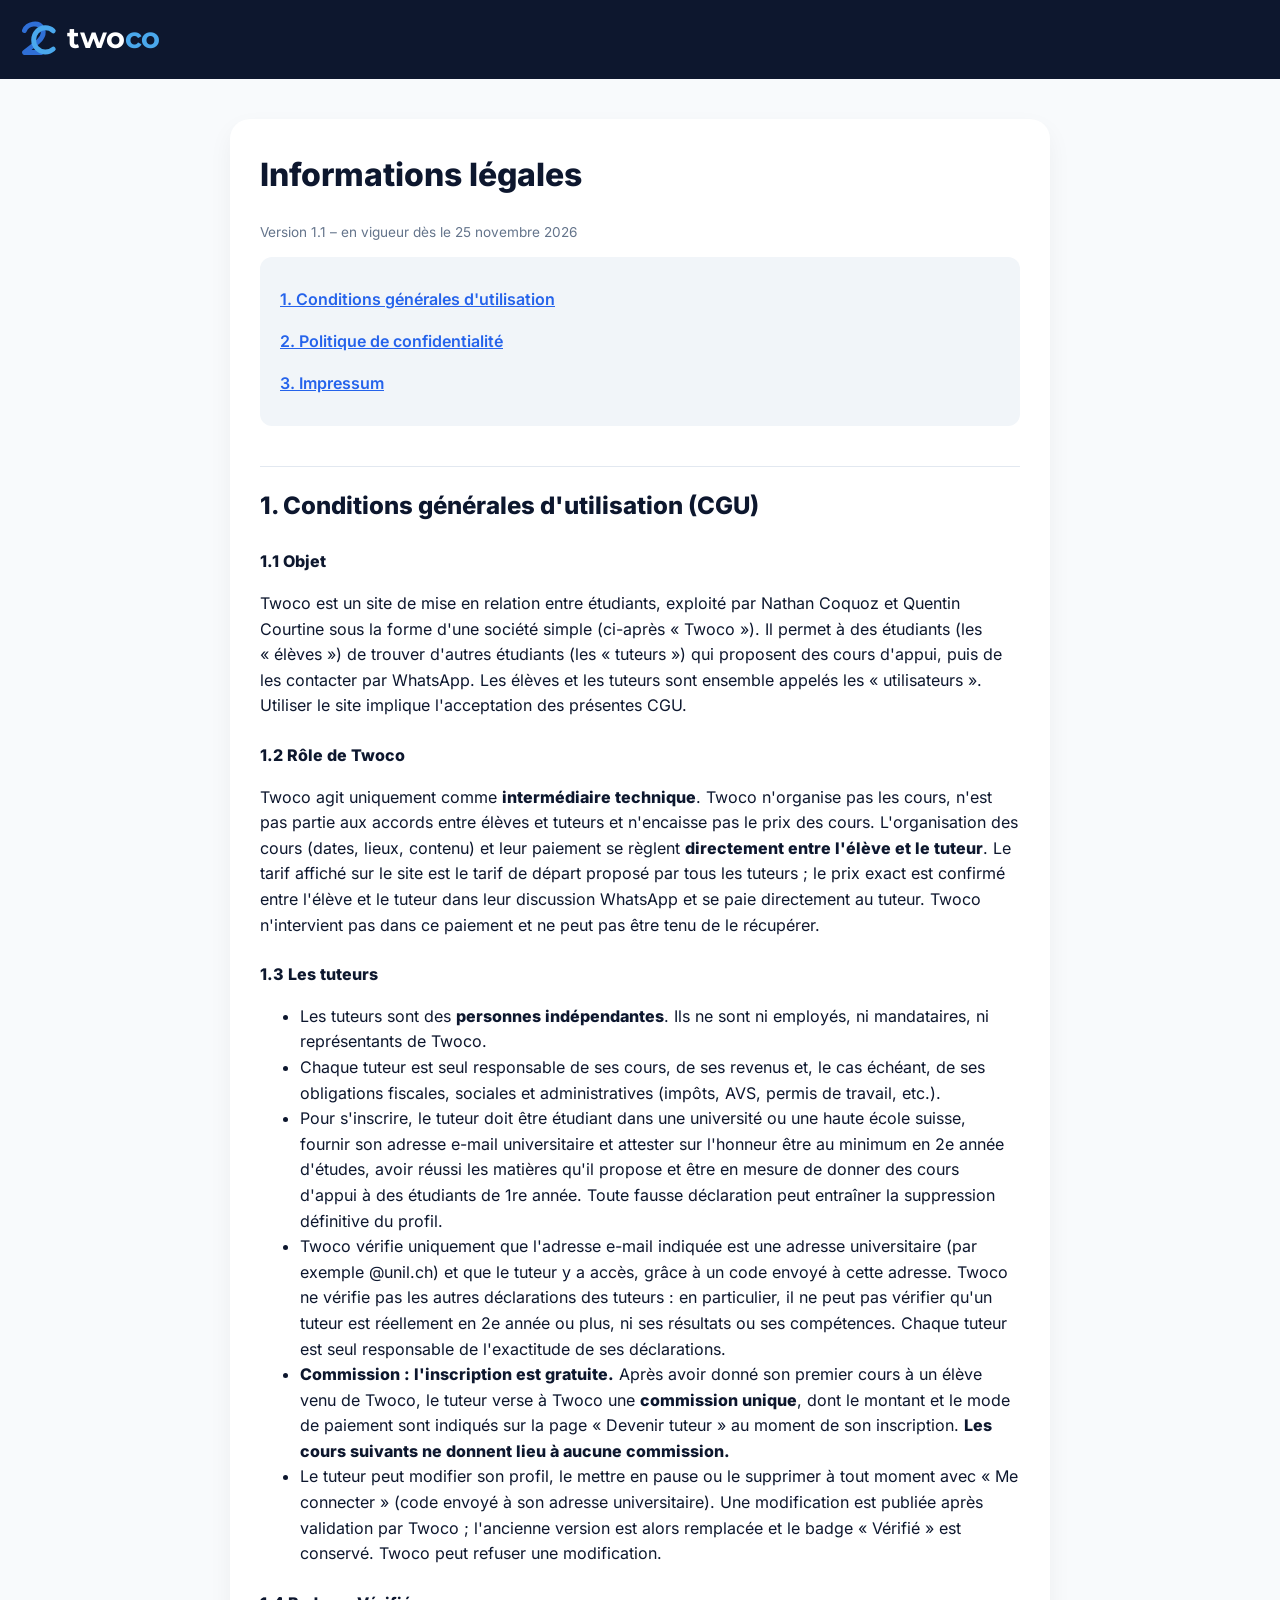
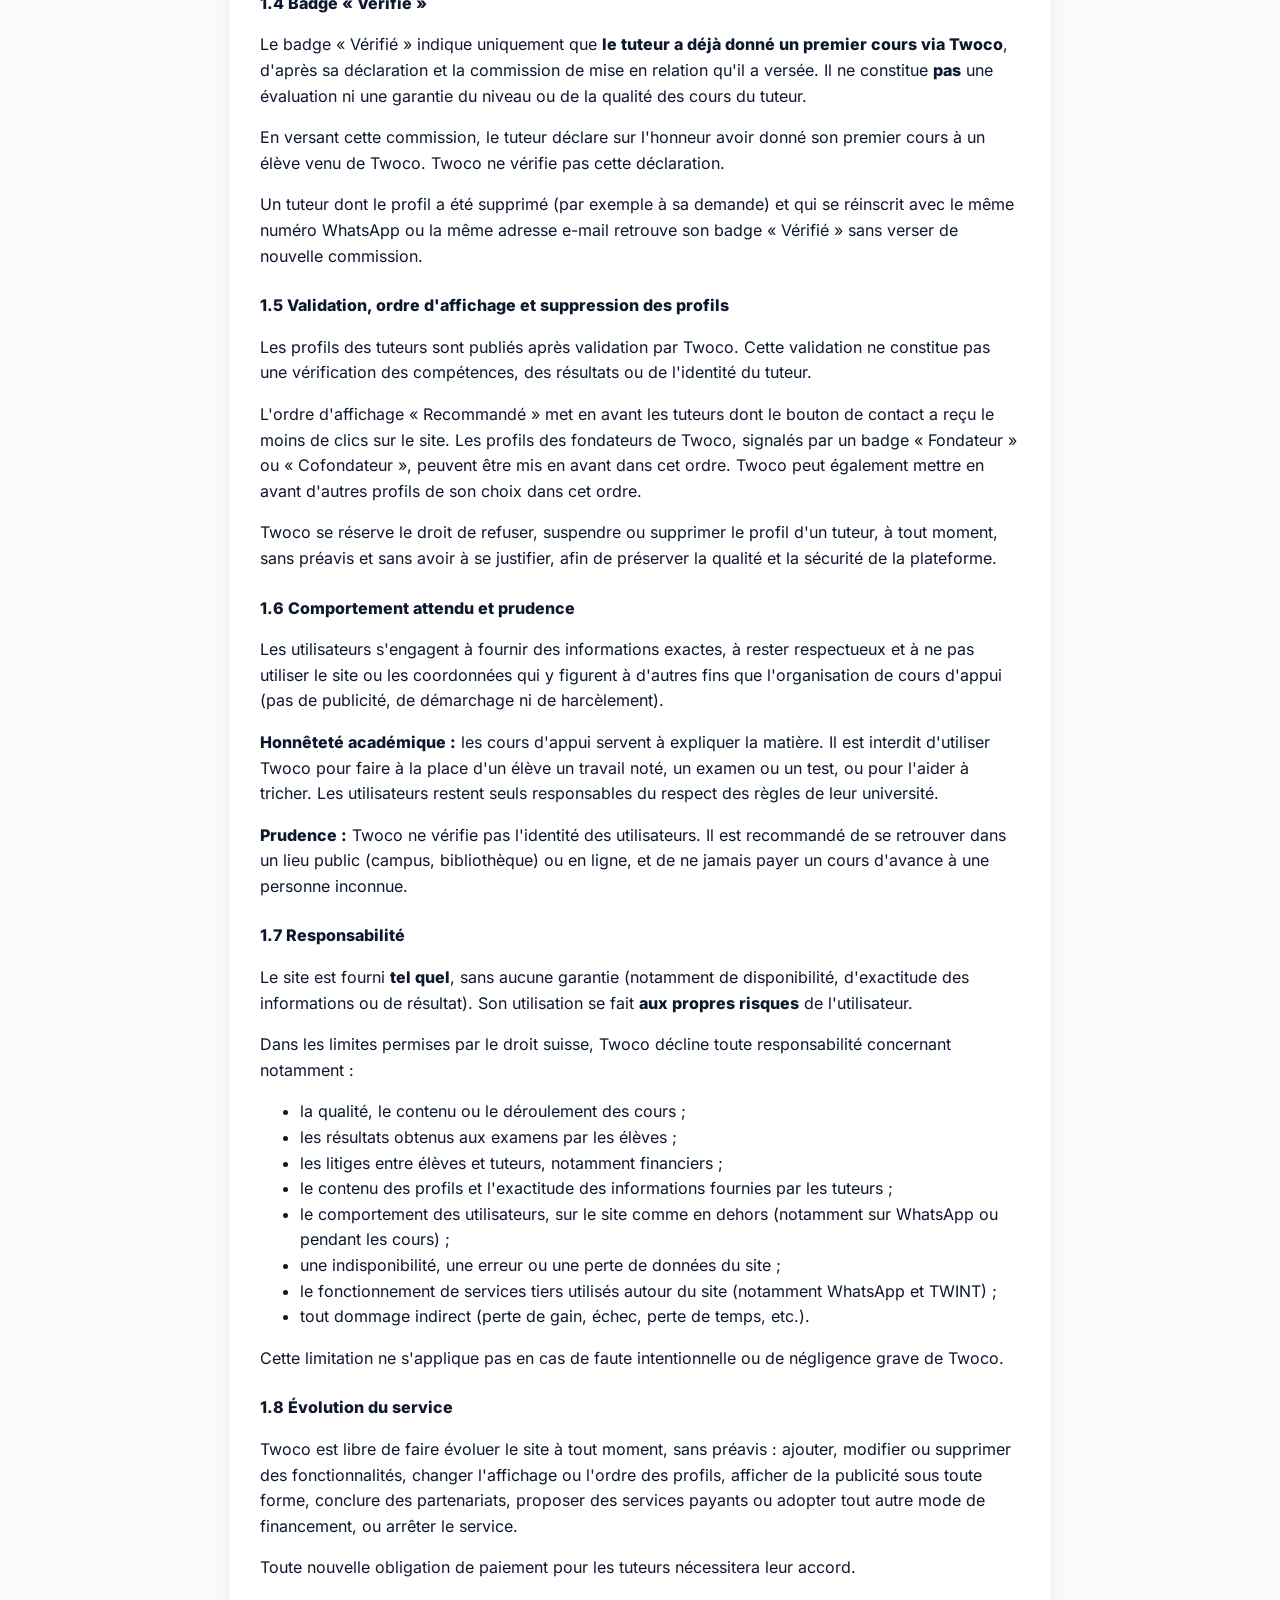
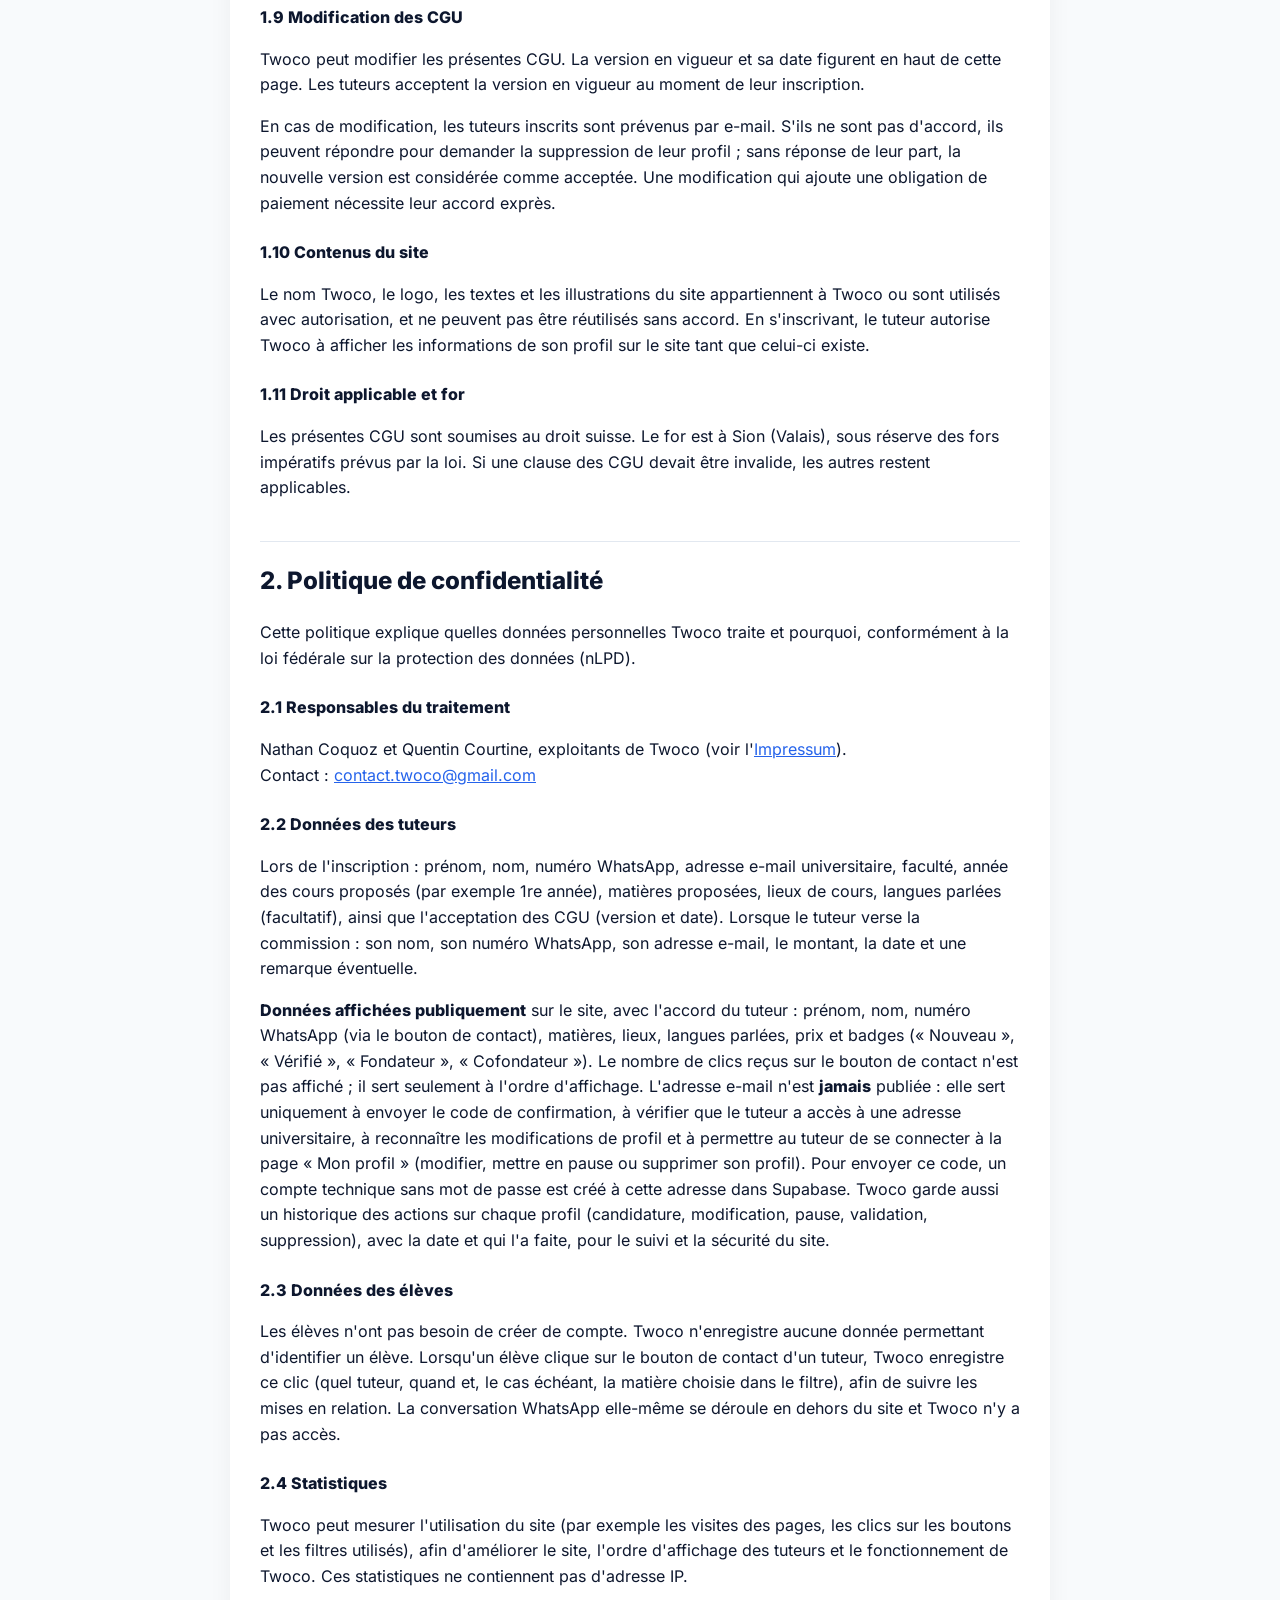
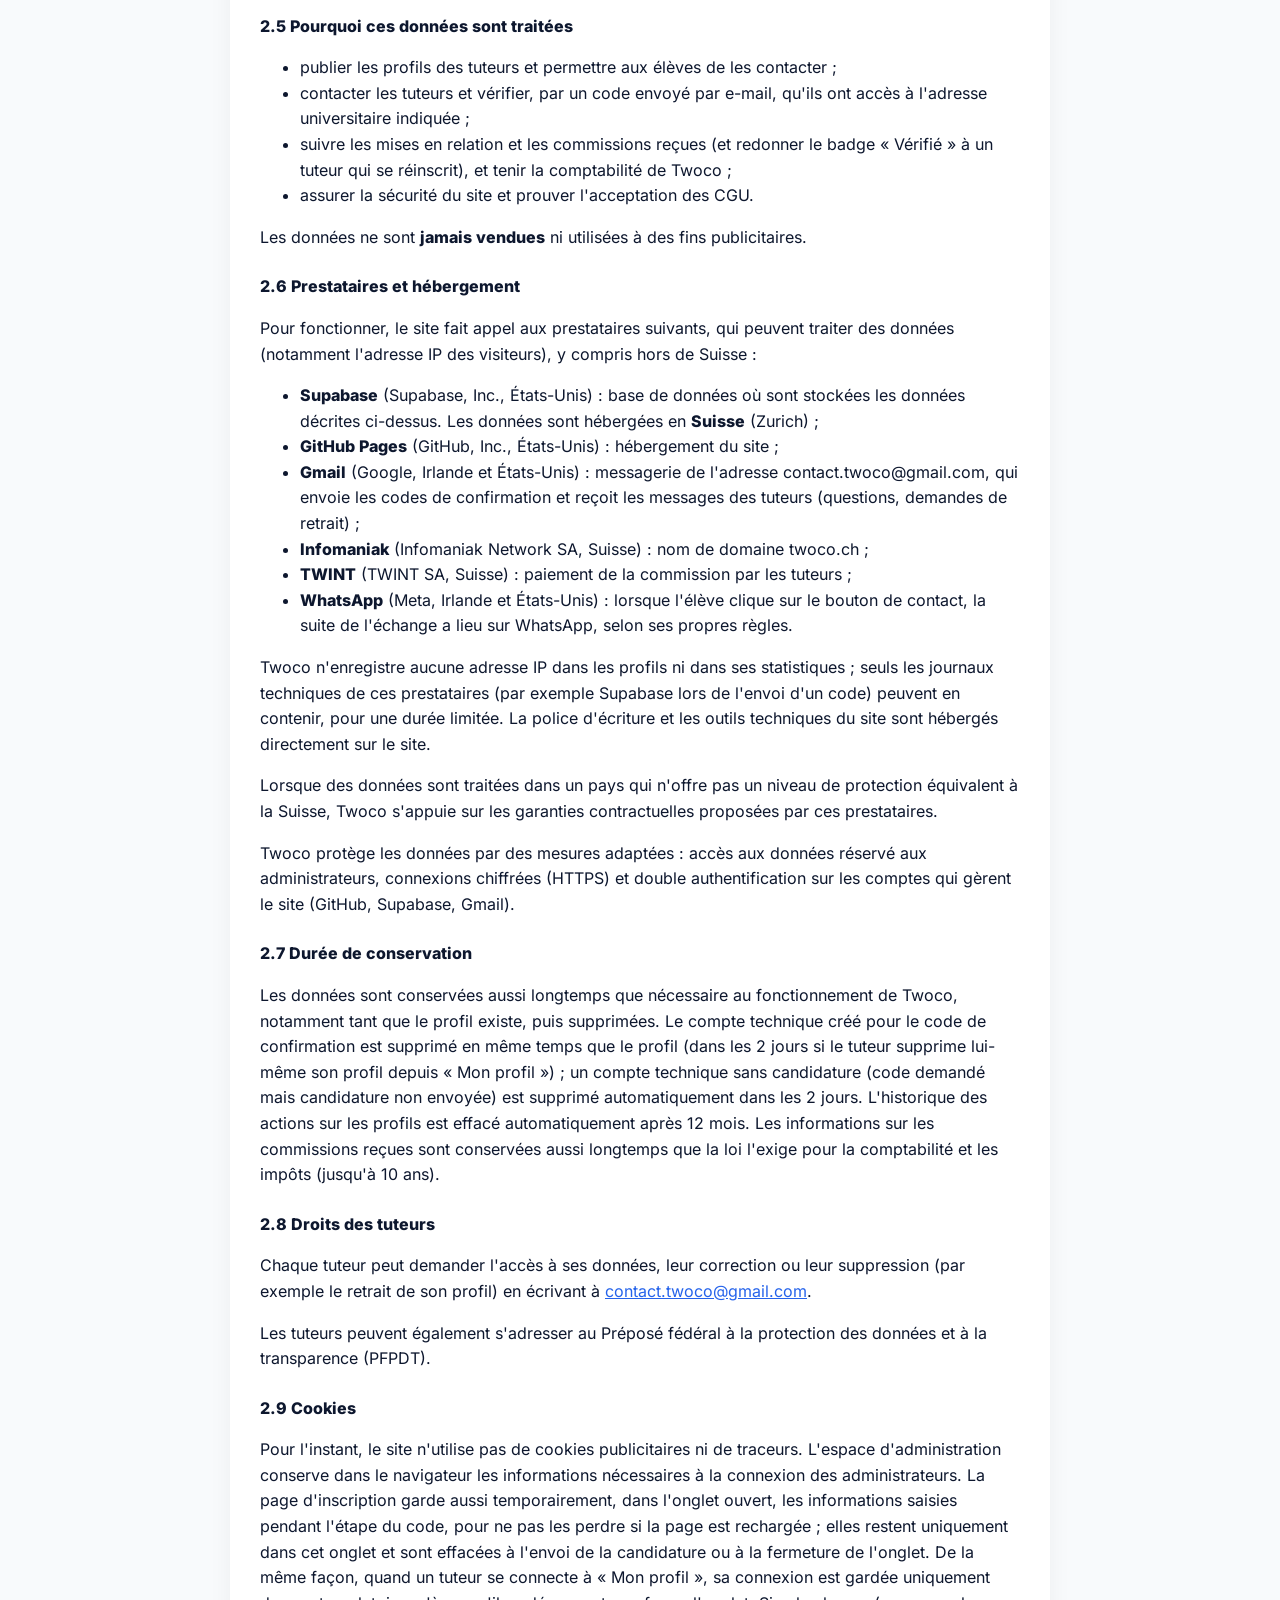
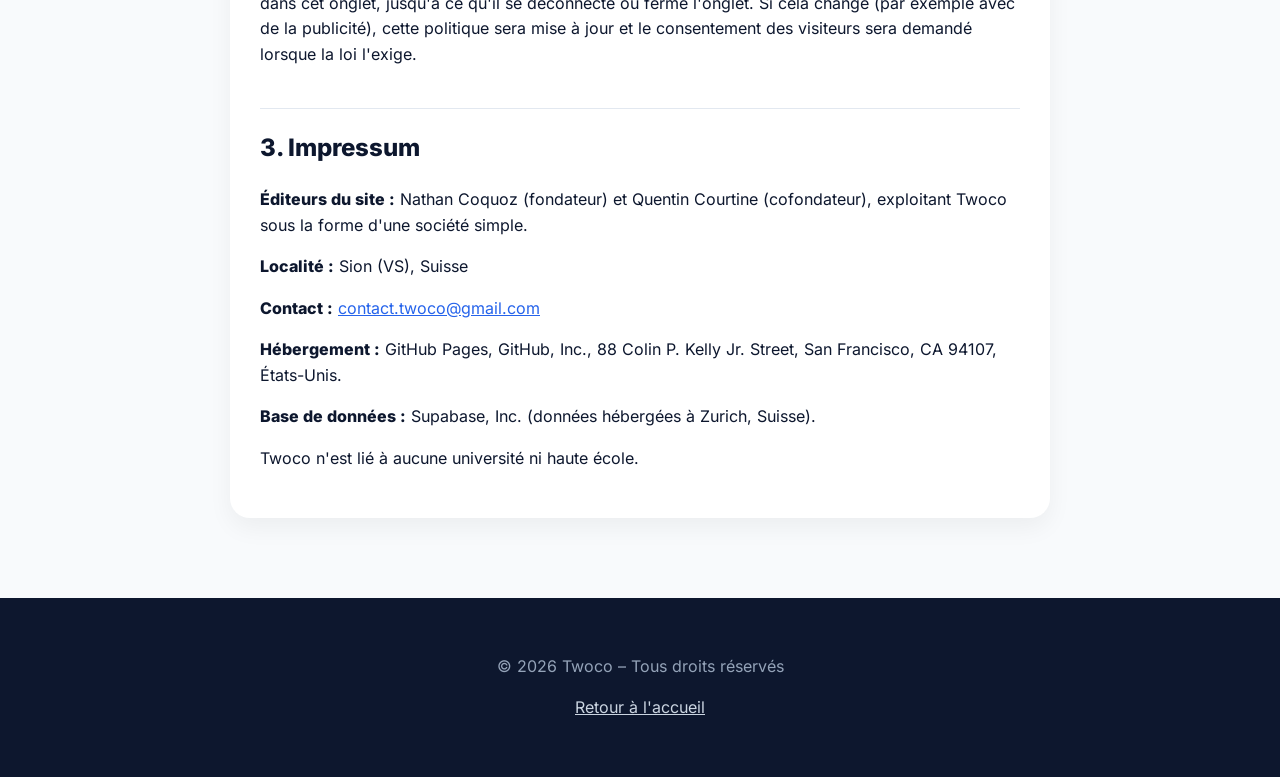
<file: legal.html>
<!DOCTYPE html>
<html lang="fr">
<head>
    <meta charset="UTF-8">
    <meta name="viewport" content="width=device-width, initial-scale=1.0">
    <!-- Sécurité : le navigateur ne charge que les fichiers du site et ne se connecte qu'à Supabase -->
    <meta http-equiv="Content-Security-Policy" content="default-src 'self'; script-src 'self' 'unsafe-inline'; style-src 'self' 'unsafe-inline'; img-src 'self' data: blob: https://wjkhkxtdlrphouwsnicg.supabase.co; font-src 'self'; connect-src 'self' https://wjkhkxtdlrphouwsnicg.supabase.co wss://wjkhkxtdlrphouwsnicg.supabase.co; object-src 'none'; base-uri 'self'; form-action 'self'">
    <title>Informations légales – Twoco</title>
    <meta name="description" content="Conditions générales d'utilisation, politique de confidentialité et impressum de Twoco.">
    <link rel="canonical" href="https://twoco.ch/legal.html">
    <link rel="icon" href="favicon.svg" type="image/svg+xml">
    <link rel="icon" href="favicon.png" type="image/png" sizes="32x32">
    <link rel="apple-touch-icon" href="apple-touch-icon.png">
    <link href="commun.css?v=dev" rel="stylesheet">
    <style>
        body { line-height: 1.6; }
        .card { max-width: 760px; margin: 40px auto; background: white; padding: 30px; border-radius: 20px; box-shadow: 0 10px 25px rgba(0,0,0,0.05); }
        h1 { margin-top: 0; }
        h2 { margin-top: 40px; padding-top: 20px; border-top: 1px solid #e2e8f0; }
        h3 { margin-top: 24px; font-size: 1rem; }
        a { color: var(--blue); }
        .sommaire { background: #f1f5f9; border-radius: 12px; padding: 14px 20px; }
        .sommaire a { font-weight: 600; }
        .version { color: #64748b; font-size: 0.85rem; }
        @media (max-width: 500px) { .card { margin: 20px 16px; padding: 20px; } }
    </style>
</head>
<body>
    <header class="navbar"><a href="index.html" class="brand-title"><img src="logo.svg" alt=""><span>two<span class="co">co</span></span></a></header>

    <main class="card">
        <h1>Informations légales</h1>
        <p class="version">Version 1.1 – en vigueur dès le 25&nbsp;novembre 2026</p>

        <div class="sommaire">
            <p><a href="#cgu">1. Conditions générales d'utilisation</a></p>
            <p><a href="#confidentialite">2. Politique de confidentialité</a></p>
            <p><a href="#mentions">3. Impressum</a></p>
        </div>

        <!-- ============================================================ -->
        <h2 id="cgu">1. Conditions générales d'utilisation (CGU)</h2>

        <h3>1.1 Objet</h3>
        <p>Twoco est un site de mise en relation entre étudiants, exploité par Nathan Coquoz et Quentin Courtine sous la forme d'une société simple (ci-après «&nbsp;Twoco&nbsp;»). Il permet à des étudiants (les «&nbsp;élèves&nbsp;») de trouver d'autres étudiants (les «&nbsp;tuteurs&nbsp;») qui proposent des cours d'appui, puis de les contacter par WhatsApp. Les élèves et les tuteurs sont ensemble appelés les «&nbsp;utilisateurs&nbsp;». Utiliser le site implique l'acceptation des présentes CGU.</p>

        <h3>1.2 Rôle de Twoco</h3>
        <p>Twoco agit uniquement comme <strong>intermédiaire technique</strong>. Twoco n'organise pas les cours, n'est pas partie aux accords entre élèves et tuteurs et n'encaisse pas le prix des cours. L'organisation des cours (dates, lieux, contenu) et leur paiement se règlent <strong>directement entre l'élève et le tuteur</strong>. Le tarif affiché sur le site est le tarif de départ proposé par tous les tuteurs&nbsp;; le prix exact est confirmé entre l'élève et le tuteur dans leur discussion WhatsApp et se paie directement au tuteur. Twoco n'intervient pas dans ce paiement et ne peut pas être tenu de le récupérer.</p>

        <h3>1.3 Les tuteurs</h3>
        <ul>
            <li>Les tuteurs sont des <strong>personnes indépendantes</strong>. Ils ne sont ni employés, ni mandataires, ni représentants de Twoco.</li>
            <li>Chaque tuteur est seul responsable de ses cours, de ses revenus et, le cas échéant, de ses obligations fiscales, sociales et administratives (impôts, AVS, permis de travail, etc.).</li>
            <li>Pour s'inscrire, le tuteur doit être étudiant dans une université ou une haute école suisse, fournir son adresse e-mail universitaire et attester sur l'honneur être au minimum en 2e année d'études, avoir réussi les matières qu'il propose et être en mesure de donner des cours d'appui à des étudiants de 1re année. Toute fausse déclaration peut entraîner la suppression définitive du profil.</li>
            <li>Twoco vérifie uniquement que l'adresse e-mail indiquée est une adresse universitaire (par exemple @unil.ch) et que le tuteur y a accès, grâce à un code envoyé à cette adresse. Twoco ne vérifie pas les autres déclarations des tuteurs&nbsp;: en particulier, il ne peut pas vérifier qu'un tuteur est réellement en 2e année ou plus, ni ses résultats ou ses compétences. Chaque tuteur est seul responsable de l'exactitude de ses déclarations.</li>
            <li><strong>Commission&nbsp;: l'inscription est gratuite.</strong> Après avoir donné son premier cours à un élève venu de Twoco, le tuteur verse à Twoco une <strong>commission unique</strong>, dont le montant et le mode de paiement sont indiqués sur la page «&nbsp;Devenir tuteur&nbsp;» au moment de son inscription. <strong>Les cours suivants ne donnent lieu à aucune commission.</strong></li>
            <li>Le tuteur peut modifier son profil, le mettre en pause ou le supprimer à tout moment avec «&nbsp;Me connecter&nbsp;» (code envoyé à son adresse universitaire). Une modification est publiée après validation par Twoco&nbsp;; l'ancienne version est alors remplacée et le badge «&nbsp;Vérifié&nbsp;» est conservé. Twoco peut refuser une modification.</li>
        </ul>

        <h3>1.4 Badge «&nbsp;Vérifié&nbsp;»</h3>
        <p>Le badge «&nbsp;Vérifié&nbsp;» indique uniquement que <strong>le tuteur a déjà donné un premier cours via Twoco</strong>, d'après sa déclaration et la commission de mise en relation qu'il a versée. Il ne constitue <strong>pas</strong> une évaluation ni une garantie du niveau ou de la qualité des cours du tuteur.</p>
        <p>En versant cette commission, le tuteur déclare sur l'honneur avoir donné son premier cours à un élève venu de Twoco. Twoco ne vérifie pas cette déclaration.</p>
        <p>Un tuteur dont le profil a été supprimé (par exemple à sa demande) et qui se réinscrit avec le même numéro WhatsApp ou la même adresse e-mail retrouve son badge «&nbsp;Vérifié&nbsp;» sans verser de nouvelle commission.</p>

        <h3>1.5 Validation, ordre d'affichage et suppression des profils</h3>
        <p>Les profils des tuteurs sont publiés après validation par Twoco. Cette validation ne constitue pas une vérification des compétences, des résultats ou de l'identité du tuteur.</p>
        <p>L'ordre d'affichage «&nbsp;Recommandé&nbsp;» met en avant les tuteurs dont le bouton de contact a reçu le moins de clics sur le site. Les profils des fondateurs de Twoco, signalés par un badge «&nbsp;Fondateur&nbsp;» ou «&nbsp;Cofondateur&nbsp;», peuvent être mis en avant dans cet ordre. Twoco peut également mettre en avant d'autres profils de son choix dans cet ordre.</p>
        <p>Twoco se réserve le droit de refuser, suspendre ou supprimer le profil d'un tuteur, à tout moment, sans préavis et sans avoir à se justifier, afin de préserver la qualité et la sécurité de la plateforme.</p>

        <h3>1.6 Comportement attendu et prudence</h3>
        <p>Les utilisateurs s'engagent à fournir des informations exactes, à rester respectueux et à ne pas utiliser le site ou les coordonnées qui y figurent à d'autres fins que l'organisation de cours d'appui (pas de publicité, de démarchage ni de harcèlement).</p>
        <p><strong>Honnêteté académique&nbsp;:</strong> les cours d'appui servent à expliquer la matière. Il est interdit d'utiliser Twoco pour faire à la place d'un élève un travail noté, un examen ou un test, ou pour l'aider à tricher. Les utilisateurs restent seuls responsables du respect des règles de leur université.</p>
        <p><strong>Prudence&nbsp;:</strong> Twoco ne vérifie pas l'identité des utilisateurs. Il est recommandé de se retrouver dans un lieu public (campus, bibliothèque) ou en ligne, et de ne jamais payer un cours d'avance à une personne inconnue.</p>

        <h3>1.7 Responsabilité</h3>
        <p>Le site est fourni <strong>tel quel</strong>, sans aucune garantie (notamment de disponibilité, d'exactitude des informations ou de résultat). Son utilisation se fait <strong>aux propres risques</strong> de l'utilisateur.</p>
        <p>Dans les limites permises par le droit suisse, Twoco décline toute responsabilité concernant notamment&nbsp;:</p>
        <ul>
            <li>la qualité, le contenu ou le déroulement des cours&nbsp;;</li>
            <li>les résultats obtenus aux examens par les élèves&nbsp;;</li>
            <li>les litiges entre élèves et tuteurs, notamment financiers&nbsp;;</li>
            <li>le contenu des profils et l'exactitude des informations fournies par les tuteurs&nbsp;;</li>
            <li>le comportement des utilisateurs, sur le site comme en dehors (notamment sur WhatsApp ou pendant les cours)&nbsp;;</li>
            <li>une indisponibilité, une erreur ou une perte de données du site&nbsp;;</li>
            <li>le fonctionnement de services tiers utilisés autour du site (notamment WhatsApp et TWINT)&nbsp;;</li>
            <li>tout dommage indirect (perte de gain, échec, perte de temps, etc.).</li>
        </ul>
        <p>Cette limitation ne s'applique pas en cas de faute intentionnelle ou de négligence grave de Twoco.</p>

        <h3>1.8 Évolution du service</h3>
        <p>Twoco est libre de faire évoluer le site à tout moment, sans préavis&nbsp;: ajouter, modifier ou supprimer des fonctionnalités, changer l'affichage ou l'ordre des profils, afficher de la publicité sous toute forme, conclure des partenariats, proposer des services payants ou adopter tout autre mode de financement, ou arrêter le service.</p>
        <p>Toute nouvelle obligation de paiement pour les tuteurs nécessitera leur accord.</p>

        <h3>1.9 Modification des CGU</h3>
        <p>Twoco peut modifier les présentes CGU. La version en vigueur et sa date figurent en haut de cette page. Les tuteurs acceptent la version en vigueur au moment de leur inscription.</p>
        <p>En cas de modification, les tuteurs inscrits sont prévenus par e-mail. S'ils ne sont pas d'accord, ils peuvent répondre pour demander la suppression de leur profil&nbsp;; sans réponse de leur part, la nouvelle version est considérée comme acceptée. Une modification qui ajoute une obligation de paiement nécessite leur accord exprès.</p>

        <h3>1.10 Contenus du site</h3>
        <p>Le nom Twoco, le logo, les textes et les illustrations du site appartiennent à Twoco ou sont utilisés avec autorisation, et ne peuvent pas être réutilisés sans accord. En s'inscrivant, le tuteur autorise Twoco à afficher les informations de son profil sur le site tant que celui-ci existe.</p>

        <h3>1.11 Droit applicable et for</h3>
        <p>Les présentes CGU sont soumises au droit suisse. Le for est à Sion (Valais), sous réserve des fors impératifs prévus par la loi. Si une clause des CGU devait être invalide, les autres restent applicables.</p>

        <!-- ============================================================ -->
        <h2 id="confidentialite">2. Politique de confidentialité</h2>
        <p>Cette politique explique quelles données personnelles Twoco traite et pourquoi, conformément à la loi fédérale sur la protection des données (nLPD).</p>

        <h3>2.1 Responsables du traitement</h3>
        <p>Nathan Coquoz et Quentin Courtine, exploitants de Twoco (voir l'<a href="#mentions">Impressum</a>).<br>
        Contact&nbsp;: <a href="mailto:contact.twoco@gmail.com">contact.twoco@gmail.com</a></p>

        <h3>2.2 Données des tuteurs</h3>
        <p>Lors de l'inscription&nbsp;: prénom, nom, numéro WhatsApp, adresse e-mail universitaire, faculté, année des cours proposés (par exemple 1re année), matières proposées, lieux de cours, langues parlées (facultatif), ainsi que l'acceptation des CGU (version et date). Lorsque le tuteur verse la commission&nbsp;: son nom, son numéro WhatsApp, son adresse e-mail, le montant, la date et une remarque éventuelle.</p>
        <p><strong>Données affichées publiquement</strong> sur le site, avec l'accord du tuteur&nbsp;: prénom, nom, numéro WhatsApp (via le bouton de contact), matières, lieux, langues parlées, prix et badges («&nbsp;Nouveau&nbsp;», «&nbsp;Vérifié&nbsp;», «&nbsp;Fondateur&nbsp;», «&nbsp;Cofondateur&nbsp;»). Le nombre de clics reçus sur le bouton de contact n'est pas affiché&nbsp;; il sert seulement à l'ordre d'affichage. L'adresse e-mail n'est <strong>jamais</strong> publiée&nbsp;: elle sert uniquement à envoyer le code de confirmation, à vérifier que le tuteur a accès à une adresse universitaire, à reconnaître les modifications de profil et à permettre au tuteur de se connecter à la page «&nbsp;Mon profil&nbsp;» (modifier, mettre en pause ou supprimer son profil). Pour envoyer ce code, un compte technique sans mot de passe est créé à cette adresse dans Supabase. Twoco garde aussi un historique des actions sur chaque profil (candidature, modification, pause, validation, suppression), avec la date et qui l'a faite, pour le suivi et la sécurité du site.</p>

        <h3>2.3 Données des élèves</h3>
        <p>Les élèves n'ont pas besoin de créer de compte. Twoco n'enregistre aucune donnée permettant d'identifier un élève. Lorsqu'un élève clique sur le bouton de contact d'un tuteur, Twoco enregistre ce clic (quel tuteur, quand et, le cas échéant, la matière choisie dans le filtre), afin de suivre les mises en relation. La conversation WhatsApp elle-même se déroule en dehors du site et Twoco n'y a pas accès.</p>

        <h3>2.4 Statistiques</h3>
        <p>Twoco peut mesurer l'utilisation du site (par exemple les visites des pages, les clics sur les boutons et les filtres utilisés), afin d'améliorer le site, l'ordre d'affichage des tuteurs et le fonctionnement de Twoco. Ces statistiques ne contiennent pas d'adresse IP.</p>

        <h3>2.5 Pourquoi ces données sont traitées</h3>
        <ul>
            <li>publier les profils des tuteurs et permettre aux élèves de les contacter&nbsp;;</li>
            <li>contacter les tuteurs et vérifier, par un code envoyé par e-mail, qu'ils ont accès à l'adresse universitaire indiquée&nbsp;;</li>
            <li>suivre les mises en relation et les commissions reçues (et redonner le badge «&nbsp;Vérifié&nbsp;» à un tuteur qui se réinscrit), et tenir la comptabilité de Twoco&nbsp;;</li>
            <li>assurer la sécurité du site et prouver l'acceptation des CGU.</li>
        </ul>
        <p>Les données ne sont <strong>jamais vendues</strong> ni utilisées à des fins publicitaires.</p>

        <h3>2.6 Prestataires et hébergement</h3>
        <p>Pour fonctionner, le site fait appel aux prestataires suivants, qui peuvent traiter des données (notamment l'adresse IP des visiteurs), y compris hors de Suisse&nbsp;:</p>
        <ul>
            <li><strong>Supabase</strong> (Supabase, Inc., États-Unis)&nbsp;: base de données où sont stockées les données décrites ci-dessus. Les données sont hébergées en <strong>Suisse</strong> (Zurich)&nbsp;;</li>
            <li><strong>GitHub Pages</strong> (GitHub, Inc., États-Unis)&nbsp;: hébergement du site&nbsp;;</li>
            <li><strong>Gmail</strong> (Google, Irlande et États-Unis)&nbsp;: messagerie de l'adresse contact.twoco@gmail.com, qui envoie les codes de confirmation et reçoit les messages des tuteurs (questions, demandes de retrait)&nbsp;;</li>
            <li><strong>Infomaniak</strong> (Infomaniak Network SA, Suisse)&nbsp;: nom de domaine twoco.ch&nbsp;;</li>
            <li><strong>TWINT</strong> (TWINT SA, Suisse)&nbsp;: paiement de la commission par les tuteurs&nbsp;;</li>
            <li><strong>WhatsApp</strong> (Meta, Irlande et États-Unis)&nbsp;: lorsque l'élève clique sur le bouton de contact, la suite de l'échange a lieu sur WhatsApp, selon ses propres règles.</li>
        </ul>
        <p>Twoco n'enregistre aucune adresse IP dans les profils ni dans ses statistiques&nbsp;; seuls les journaux techniques de ces prestataires (par exemple Supabase lors de l'envoi d'un code) peuvent en contenir, pour une durée limitée. La police d'écriture et les outils techniques du site sont hébergés directement sur le site.</p>
        <p>Lorsque des données sont traitées dans un pays qui n'offre pas un niveau de protection équivalent à la Suisse, Twoco s'appuie sur les garanties contractuelles proposées par ces prestataires.</p>
        <p>Twoco protège les données par des mesures adaptées&nbsp;: accès aux données réservé aux administrateurs, connexions chiffrées (HTTPS) et double authentification sur les comptes qui gèrent le site (GitHub, Supabase, Gmail).</p>

        <h3>2.7 Durée de conservation</h3>
        <p>Les données sont conservées aussi longtemps que nécessaire au fonctionnement de Twoco, notamment tant que le profil existe, puis supprimées. Le compte technique créé pour le code de confirmation est supprimé en même temps que le profil (dans les 2&nbsp;jours si le tuteur supprime lui-même son profil depuis «&nbsp;Mon profil&nbsp;»)&nbsp;; un compte technique sans candidature (code demandé mais candidature non envoyée) est supprimé automatiquement dans les 2&nbsp;jours. L'historique des actions sur les profils est effacé automatiquement après 12&nbsp;mois. Les informations sur les commissions reçues sont conservées aussi longtemps que la loi l'exige pour la comptabilité et les impôts (jusqu&#39;à 10&nbsp;ans).</p>

        <h3>2.8 Droits des tuteurs</h3>
        <p>Chaque tuteur peut demander l'accès à ses données, leur correction ou leur suppression (par exemple le retrait de son profil) en écrivant à <a href="mailto:contact.twoco@gmail.com">contact.twoco@gmail.com</a>.</p>
        <p>Les tuteurs peuvent également s'adresser au Préposé fédéral à la protection des données et à la transparence (PFPDT).</p>

        <h3>2.9 Cookies</h3>
        <p>Pour l'instant, le site n'utilise pas de cookies publicitaires ni de traceurs. L'espace d'administration conserve dans le navigateur les informations nécessaires à la connexion des administrateurs. La page d'inscription garde aussi temporairement, dans l'onglet ouvert, les informations saisies pendant l'étape du code, pour ne pas les perdre si la page est rechargée&nbsp;; elles restent uniquement dans cet onglet et sont effacées à l'envoi de la candidature ou à la fermeture de l'onglet. De la même façon, quand un tuteur se connecte à «&nbsp;Mon profil&nbsp;», sa connexion est gardée uniquement dans cet onglet, jusqu'à ce qu'il se déconnecte ou ferme l'onglet. Si cela change (par exemple avec de la publicité), cette politique sera mise à jour et le consentement des visiteurs sera demandé lorsque la loi l'exige.</p>

        <!-- ============================================================ -->
        <h2 id="mentions">3. Impressum</h2>
        <p><strong>Éditeurs du site&nbsp;:</strong> Nathan Coquoz (fondateur) et Quentin Courtine (cofondateur), exploitant Twoco sous la forme d'une société simple.</p>
        <p><strong>Localité&nbsp;:</strong> Sion (VS), Suisse</p>
        <p><strong>Contact&nbsp;:</strong> <a href="mailto:contact.twoco@gmail.com">contact.twoco@gmail.com</a></p>
        <p><strong>Hébergement&nbsp;:</strong> GitHub Pages, GitHub, Inc., 88 Colin P. Kelly Jr. Street, San Francisco, CA 94107, États-Unis.</p>
        <p><strong>Base de données&nbsp;:</strong> Supabase, Inc. (données hébergées à Zurich, Suisse).</p>
        <p>Twoco n'est lié à aucune université ni haute école.</p>
    </main>

    <footer>
        <p>&copy; 2026 Twoco – Tous droits réservés</p>
        <p><a href="index.html">Retour à l'accueil</a></p>
    </footer>
</body>
</html>
</file>
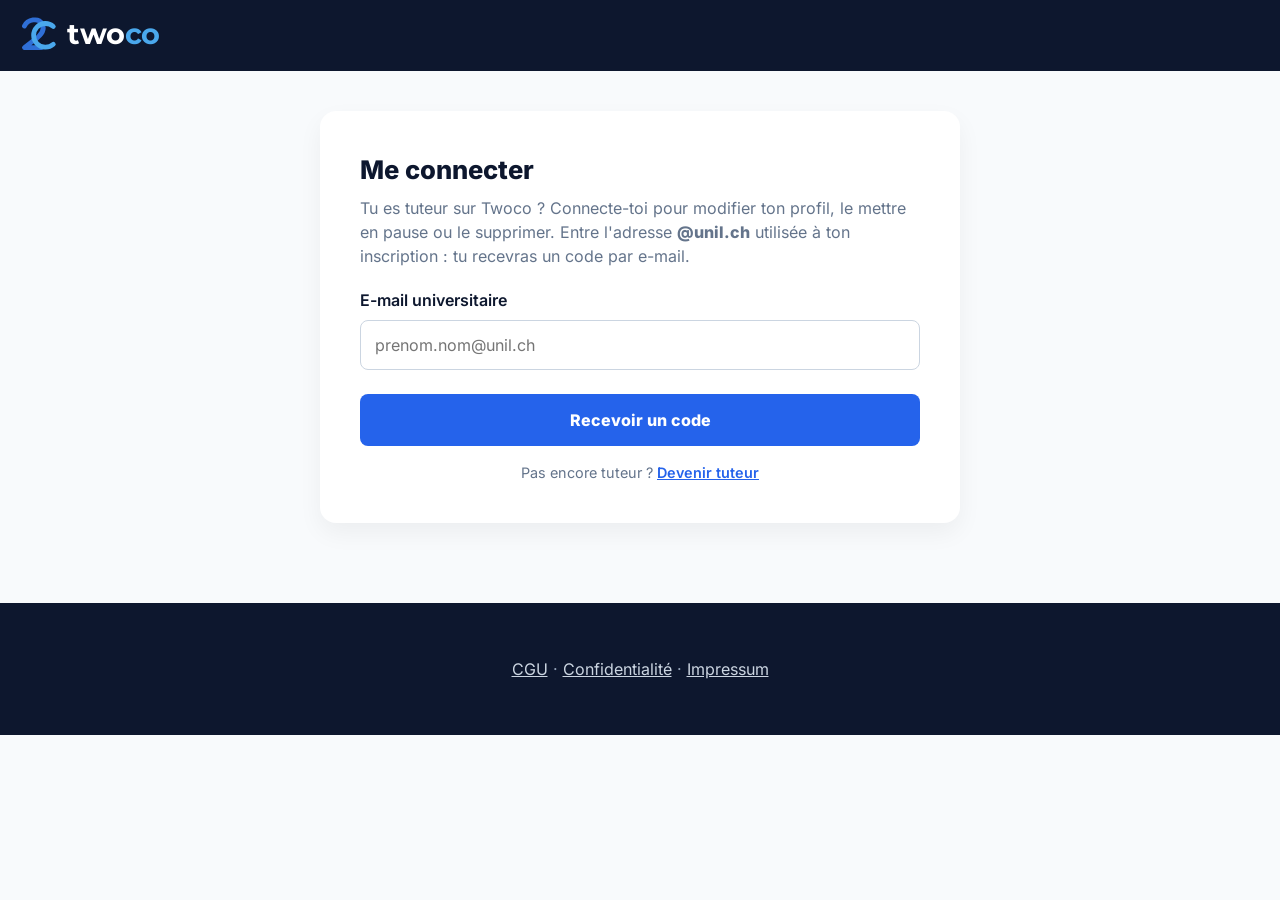
<file: mon-profil.html>
<!DOCTYPE html>
<html lang="fr">
<head>
    <meta charset="UTF-8">
    <meta name="viewport" content="width=device-width, initial-scale=1.0">
    <!-- Sécurité : le navigateur ne charge que les fichiers du site et ne se connecte qu'à Supabase -->
    <meta http-equiv="Content-Security-Policy" content="default-src 'self'; script-src 'self' 'unsafe-inline'; style-src 'self' 'unsafe-inline'; img-src 'self' data:; font-src 'self'; connect-src 'self' https://wjkhkxtdlrphouwsnicg.supabase.co wss://wjkhkxtdlrphouwsnicg.supabase.co; object-src 'none'; base-uri 'self'; form-action 'self'">
    <title>Me connecter – Twoco</title>
    <meta name="description" content="Tuteur Twoco : modifie ton profil, mets-le en pause ou supprime-le.">
    <meta name="robots" content="noindex">
    <link rel="canonical" href="https://twoco.ch/mon-profil.html">
    <link rel="icon" href="favicon.svg" type="image/svg+xml">
    <link rel="icon" href="favicon.png" type="image/png" sizes="32x32">
    <link rel="apple-touch-icon" href="apple-touch-icon.png">
    <link rel="preconnect" href="https://wjkhkxtdlrphouwsnicg.supabase.co" crossorigin>
    <link href="commun.css?v=dev" rel="stylesheet">
    <style>
        .card { max-width: 560px; margin: 40px auto; background: white; padding: 40px; border-radius: 16px; box-shadow: 0 10px 25px rgba(0,0,0,0.05); line-height: 1.5; }
        h1, h2 { margin: 0 0 6px; font-size: 1.6rem; }
        .intro { margin: 0; color: #64748b; }
        .intro a, .petit a { color: var(--blue); font-weight: 600; }
        label { display: block; margin-top: 20px; font-weight: 600; }
        input[type=email], input[type=text] { width: 100%; padding: 12px 14px; margin-top: 8px; border: 1px solid #cbd5e1; border-radius: 8px; box-sizing: border-box; font: inherit; }
        input:focus-visible, button:focus-visible { outline: 2px solid var(--blue); outline-offset: 1px; }
        button { width: 100%; background: var(--blue); color: white; border: none; padding: 16px; border-radius: 8px; font-weight: 700; font-size: 1rem; margin-top: 24px; cursor: pointer; font-family: inherit; }
        button:disabled { background: #cbd5e1; color: #64748b; cursor: not-allowed; }
        .erreur { color: #b91c1c; font-weight: 600; margin: 12px 0 0; }
        .erreur:empty { display: none; }
        .petit { margin: 16px 0 0; color: #64748b; font-size: 0.9rem; text-align: center; }
        .liens { text-align: center; margin: 16px 0 0; color: #94a3b8; font-size: 0.9rem; }
        .lien { width: auto; margin: 0; padding: 0; background: none; color: var(--blue); font-weight: 600; font-size: inherit; text-decoration: underline; }
        .lien:disabled { background: none; color: #94a3b8; text-decoration: none; }

        /* Espace du tuteur */
        .profil { margin-top: 20px; border: 1px solid #e2e8f0; border-radius: 12px; padding: 18px 20px; }
        .profil h2 { font-size: 1.2rem; margin: 0 0 10px; display: flex; flex-wrap: wrap; align-items: center; gap: 8px; }
        .profil p { margin: 4px 0; font-size: 0.95rem; }
        .statut { display: inline-block; font-size: 0.8rem; font-weight: 700; padding: 3px 10px; border-radius: 999px; }
        .statut.en-ligne { background: #dcfce7; color: #166534; }
        .statut.pause { background: #e2e8f0; color: #334155; }
        .statut.attente { background: #fef9c3; color: #854d0e; }
        .statut.verifie { background: #ede9fe; color: #5b21b6; }
        .note { background: #eff6ff; color: #1e3a8a; border-radius: 8px; padding: 10px 14px; font-size: 0.9rem; margin: 14px 0 0; }
        .actions { display: grid; gap: 10px; margin-top: 20px; }
        .actions button { margin: 0; padding: 14px; }
        .actions .secondaire { background: #f1f5f9; color: var(--dark); }
        .actions .danger { background: #fee2e2; color: #991b1b; }
        .fin { text-align: center; }
        .confirmer { margin-top: 20px; border: 2px solid #93c5fd; background: #eff6ff; border-radius: 12px; padding: 16px; }
        .confirmer p { margin: 0; font-size: 0.95rem; }
        .confirmer .actions { margin-top: 14px; }
        .confirmer.danger-zone { border-color: #fca5a5; background: #fef2f2; }
        .actions .danger-plein { background: #dc2626; color: white; }
        @media (max-width: 600px) { .card { margin: 0; padding: 28px 20px; border-radius: 0; box-shadow: none; } }
    </style>
</head>
<body>
    <header class="navbar"><a href="index.html" class="brand-title"><img src="logo.svg" alt=""><span>two<span class="co">co</span></span></a></header>

    <main>
    <div class="card">
        <!-- Étape 1 : adresse e-mail -->
        <p id="chargement" class="intro">Chargement…</p>
        <form id="etape-email" novalidate hidden>
            <h1>Me connecter</h1>
            <p class="intro">Tu es tuteur sur Twoco ? Connecte-toi pour modifier ton profil, le mettre en pause ou le supprimer. Entre l'adresse <strong>@unil.ch</strong> utilisée à ton inscription : tu recevras un code par e-mail.</p>
            <label for="email">E-mail universitaire</label>
            <input type="email" id="email" autocomplete="email" maxlength="120" placeholder="prenom.nom@unil.ch" required>
            <p id="erreur-email" class="erreur" role="alert"></p>
            <button type="submit" id="envoyer-code">Recevoir un code</button>
            <p class="petit">Pas encore tuteur ? <a href="inscription.html">Devenir tuteur</a></p>
        </form>

        <!-- Étape 2 : code reçu par e-mail -->
        <form id="etape-code" novalidate hidden>
            <h1>Entre ton code</h1>
            <p class="intro">On vient d'envoyer un code à 6 chiffres à <strong id="code-email"></strong>. Il peut mettre jusqu'à <strong>1&nbsp;minute</strong> à arriver. Regarde aussi dans les spams.</p>
            <label for="code">Code reçu par e-mail</label>
            <input type="text" id="code" inputmode="numeric" autocomplete="one-time-code" maxlength="10" placeholder="123456" required>
            <p id="erreur-code" class="erreur" role="alert"></p>
            <button type="submit" id="confirmer">Me connecter</button>
            <p class="liens">
                <button type="button" class="lien" id="renvoyer">Renvoyer le code</button> ·
                <button type="button" class="lien" id="changer-email">Modifier mon adresse</button>
            </p>
        </form>

        <!-- Étape 3 : espace du tuteur -->
        <section id="espace" hidden aria-live="polite"></section>
    </div>
    </main>

    <footer>
        <p><a href="legal.html#cgu">CGU</a> · <a href="legal.html#confidentialite">Confidentialité</a> · <a href="legal.html#mentions">Impressum</a></p>
    </footer>

    <script src="vendor/supabase.js?v=dev"></script>
    <script src="config.js?v=dev"></script>
    <script src="catalogue.js?v=dev"></script>
    <script>
        const $ = id => document.getElementById(id);
        const esc = s => String(s ?? '').replace(/[&<>"']/g, c => ({ '&': '&amp;', '<': '&lt;', '>': '&gt;', '"': '&quot;', "'": '&#39;' }[c]));
        const db = window.supabase.createClient(CONFIG.SUPABASE_URL, CONFIG.SUPABASE_ANON_KEY);
        // Connexion du tuteur : gardée seulement dans cet onglet (sessionStorage), pour pouvoir revenir en arrière
        // depuis « Modifier » sans nouveau code. Elle s'efface à la déconnexion ou quand l'onglet est fermé.
        const dbProfil = window.supabase.createClient(CONFIG.SUPABASE_URL, CONFIG.SUPABASE_ANON_KEY,
            { auth: { persistSession: true, storage: window.sessionStorage, storageKey: 'twoco-connexion-tuteur', autoRefreshToken: true, detectSessionInUrl: false } });
        const CLE_MODIF = 'twoco-modification';
        let confirmation = '';   // '' | 'pause' | 'supprimer' : demande de confirmation affichée
        (async () => {
            let session = null;
            try { session = (await dbProfil.auth.getSession()).data.session; } catch (e) { console.error(e); }
            $('chargement').hidden = true;
            if (session && session.user && session.user.email) { email = session.user.email.toLowerCase(); await chargerProfils(); }
            else $('etape-email').hidden = false;
        })();
        async function deconnecter() {
            try { await dbProfil.auth.signOut({ scope: 'local' }); } catch (e) { console.error(e); }
            try { sessionStorage.removeItem(CLE_MODIF); } catch (e) {}
        }
        let email = '', profils = [], FAC = {}, attenteRenvoi = null;
        const emailValide = e => e.endsWith(CONFIG.EMAIL_DOMAINE) && /^[^\s@]+@[^\s@]+$/.test(e);
        chargerCatalogue(db).then(c => { FAC = arbreCatalogue(c); if (profils.length) afficherEspace(); }).catch(console.error);

        function messageAuth(error) {
            const m = String((error && error.message) || '').toLowerCase();
            if (m.includes('signups not allowed') || m.includes('not found') || m.includes('user not'))
                return 'Aucun profil n\'est enregistré avec cette adresse. Vérifie l\'adresse utilisée à ton inscription.';
            if (error && (error.status === 429 || m.includes('rate') || m.includes('seconds')))
                return 'Trop de demandes. Attends une minute, puis réessaie.';
            if (m.includes('expired') || m.includes('invalid') || m.includes('token'))
                return 'Code incorrect ou expiré. Vérifie le code, ou demande-en un nouveau.';
            return 'Le code n\'a pas pu être envoyé. Vérifie ton adresse et réessaie dans un instant.';
        }

        // ---------- 1. Envoi du code (seulement aux adresses déjà inscrites : aucun compte n'est créé ici)
        async function envoyerCode() {
            const { error } = await dbProfil.auth.signInWithOtp({ email, options: { shouldCreateUser: false } });
            if (error) { console.error(error); return messageAuth(error); }
            let reste = 60;
            $('renvoyer').disabled = true;
            $('renvoyer').textContent = `Renvoyer le code (${reste} s)`;
            clearInterval(attenteRenvoi);
            attenteRenvoi = setInterval(() => {
                reste -= 1;
                $('renvoyer').textContent = reste > 0 ? `Renvoyer le code (${reste} s)` : 'Renvoyer le code';
                if (reste <= 0) { clearInterval(attenteRenvoi); $('renvoyer').disabled = false; }
            }, 1000);
            return '';
        }
        let envoiEnCours = false;
        $('etape-email').addEventListener('submit', async (ev) => {
            ev.preventDefault();
            if (envoiEnCours) return;
            $('erreur-email').textContent = '';
            email = $('email').value.trim().toLowerCase();
            if (!emailValide(email)) { $('erreur-email').textContent = `Indique ton adresse universitaire (qui se termine par ${CONFIG.EMAIL_DOMAINE}).`; return; }
            envoiEnCours = true;
            $('envoyer-code').disabled = true;
            $('envoyer-code').textContent = 'Envoi du code...';
            const erreur = await envoyerCode();
            envoiEnCours = false;
            $('envoyer-code').disabled = false;
            $('envoyer-code').textContent = 'Recevoir un code';
            if (erreur) { $('erreur-email').textContent = erreur; return; }
            $('etape-email').hidden = true;
            $('code-email').textContent = email;
            $('code').value = '';
            $('etape-code').hidden = false;
            $('code').focus();
        });
        $('renvoyer').addEventListener('click', async () => { $('erreur-code').textContent = await envoyerCode(); });
        $('changer-email').addEventListener('click', () => { $('etape-code').hidden = true; $('etape-email').hidden = false; $('email').focus(); });

        // ---------- 2. Vérification du code
        $('etape-code').addEventListener('submit', async (ev) => {
            ev.preventDefault();
            const code = $('code').value.replace(/\D/g, '');
            $('erreur-code').textContent = '';
            if (code.length < 6) { $('erreur-code').textContent = 'Entre le code à 6 chiffres reçu par e-mail.'; return; }
            const btn = $('confirmer');
            btn.disabled = true;
            btn.textContent = 'Vérification...';
            const { error } = await dbProfil.auth.verifyOtp({ email, token: code, type: 'email' });
            btn.disabled = false;
            btn.textContent = 'Me connecter';
            if (error) { console.error(error); $('erreur-code').textContent = messageAuth(error); return; }
            clearInterval(attenteRenvoi);
            $('etape-code').hidden = true;
            await chargerProfils();
        });

        // ---------- 3. Espace du tuteur (Supabase ne renvoie que ses propres profils)
        async function chargerProfils() {
            const { data, error } = await dbProfil.from('tuteurs')
                .select('id, prenom, nom, faculte, annee, matieres, lieu, langues, whatsapp, email, prix, status, indisponible, badge_verifie, created_at')
                .order('created_at', { ascending: false });
            if (error) { console.error(error); afficherMessage('Impossible de charger ton profil pour le moment. Réessaie dans quelques minutes.'); return; }
            profils = data || [];
            afficherEspace();
        }
        function afficherMessage(html, deconnecter = true) {
            $('espace').innerHTML = `<div class="fin">${html}</div>` + (deconnecter ? '<p class="petit"><a href="index.html">Retour à l\'accueil</a></p>' : '');
            $('espace').hidden = false;
        }
        const faculteDe = t => (FAC[t.faculte] || {}).nom || t.faculte;
        const anneeDe = t => (((FAC[t.faculte] || {}).annees || {})[t.annee] || {}).nom || `${t.annee}re année`;
        const telLisible = n => String(n || '').startsWith('41') && n.length === 11 ? `+41 ${n.slice(2, 4)} ${n.slice(4, 7)} ${n.slice(7, 9)} ${n.slice(9)}` : '+' + n;

        function afficherEspace() {
            const publie = profils.find(t => t.status === 'valide');
            const attente = profils.find(t => t.status !== 'valide');
            const principal = publie || attente;
            if (!principal) {
                afficherMessage(`<h1>Aucun profil</h1><p class="intro">Il n'y a pas (ou plus) de profil de tuteur avec l'adresse ${esc(email)}.</p><p class="petit"><a href="inscription.html">Devenir tuteur</a></p>`);
                return;
            }
            const statut = !publie ? '<span class="statut attente">En attente de validation</span>'
                : publie.indisponible ? '<span class="statut pause">⏸️ En pause</span>' : '<span class="statut en-ligne">En ligne</span>';
            $('espace').innerHTML = `
                <h1>Bonjour ${esc(principal.prenom)} 👋</h1>
                <p class="intro">Voici ton profil tel qu'il apparaît sur Twoco.</p>
                <div class="profil">
                    <h2>${esc(principal.prenom)} ${esc(principal.nom)} ${statut}${principal.badge_verifie ? ' <span class="statut verifie">★ Vérifié</span>' : ''}</h2>
                    <p>🎓 ${esc(faculteDe(principal))} – ${esc(anneeDe(principal))}</p>
                    <p>📚 ${esc(principal.matieres)}</p>
                    <p>📍 ${esc(principal.lieu)}</p>
                    ${principal.langues ? `<p>🗣️ ${esc(principal.langues)}</p>` : ''}
                    <p>💬 ${esc(telLisible(principal.whatsapp))}</p>
                </div>
                ${publie && attente ? '<p class="note">📝 Une modification de ton profil est en attente de validation par l\'équipe Twoco.</p>' : ''}
                ${publie && publie.indisponible ? '<p class="note">⏸️ Ton profil est en pause : il reste visible, mais les élèves ne peuvent pas te contacter.</p>' : ''}
                ${!publie ? '<p class="note">Ton profil apparaîtra sur le site dès qu\'il aura été validé par l\'équipe Twoco.</p>' : ''}
                ${confirmation === 'pause' ? `
                <div class="confirmer">
                    <p><strong>⏸️ Mettre ton profil en pause ?</strong><br>Il restera visible sur le site, mais les élèves ne pourront plus te contacter sur WhatsApp. Tu pourras le réactiver quand tu veux.</p>
                    <div class="actions">
                        <button type="button" data-action="pause-oui">Oui, mettre en pause</button>
                        <button type="button" class="secondaire" data-action="annuler">Annuler</button>
                    </div>
                </div>` : confirmation === 'supprimer' ? `
                <div class="confirmer danger-zone">
                    <p><strong>🗑️ Supprimer définitivement ton profil ?</strong><br>Il disparaîtra tout de suite du site et ne pourra pas être récupéré. Tu pourras te réinscrire plus tard si tu veux.</p>
                    <div class="actions">
                        <button type="button" class="danger-plein" data-action="supprimer-oui">Oui, supprimer définitivement</button>
                        <button type="button" class="secondaire" data-action="annuler">Annuler</button>
                    </div>
                </div>` : `
                <div class="actions">
                    <button type="button" data-action="modifier">✏️ Modifier mon profil</button>
                    ${publie ? `<button type="button" class="secondaire" data-action="${publie.indisponible ? 'pause-oui' : 'pause'}">${publie.indisponible ? '▶️ Redevenir disponible' : '⏸️ Mettre mon profil en pause'}</button>` : ''}
                    <button type="button" class="danger" data-action="supprimer">🗑️ Supprimer mon profil</button>
                    <button type="button" class="secondaire" data-action="deconnexion">Me déconnecter</button>
                </div>`}
                <p id="erreur-espace" class="erreur" role="alert"></p>
                <p class="petit">Une question ? Écris-nous à <a href="mailto:contact.twoco@gmail.com">contact.twoco@gmail.com</a></p>`;
            $('espace').hidden = false;
        }

        $('espace').addEventListener('click', async (e) => {
            const btn = e.target.closest('button[data-action]');
            if (!btn) return;
            const action = btn.dataset.action;
            const publie = profils.find(t => t.status === 'valide');
            const principal = publie || profils[0];
            $('erreur-espace') && ($('erreur-espace').textContent = '');

            if (action === 'deconnexion') {
                await deconnecter();
                location.href = 'index.html';
                return;
            }
            // Pause et suppression : on demande d'abord une confirmation (évite les clics par erreur)
            if (action === 'pause' || action === 'supprimer') { confirmation = action; afficherEspace(); return; }
            if (action === 'annuler') { confirmation = ''; afficherEspace(); return; }
            if (action === 'pause-oui') {
                btn.disabled = true;
                const { data, error } = await dbProfil.from('tuteurs').update({ indisponible: !publie.indisponible }).eq('id', publie.id).select('indisponible');
                if (error || !data || !data.length) { console.error(error); $('erreur-espace').textContent = 'Le changement n\'a pas pu être enregistré. Réessaie dans un instant.'; btn.disabled = false; return; }
                publie.indisponible = data[0].indisponible;
                confirmation = '';
                afficherEspace();
                return;
            }
            if (action === 'supprimer-oui') {
                btn.disabled = true;
                const { data, error } = await dbProfil.from('tuteurs').delete().in('id', profils.map(t => t.id)).select('id');
                if (error || !data || !data.length) { console.error(error); $('erreur-espace').textContent = 'La suppression n\'a pas pu être faite. Réessaie, ou écris-nous à contact.twoco@gmail.com.'; btn.disabled = false; return; }
                await deconnecter();
                profils = [];
                confirmation = '';
                afficherMessage('<h1>Profil supprimé</h1><p class="intro">Ton profil a été supprimé de Twoco. Merci d\'avoir aidé des étudiants 🙏</p>');
                return;
            }
            if (action === 'modifier') {
                // Le formulaire « Devenir tuteur » s'ouvre déjà rempli ; la connexion de cet onglet sert à l'envoyer
                // (pas besoin d'un nouveau code). Le bouton « retour » ramène ici, toujours connecté.
                try {
                    sessionStorage.setItem(CLE_MODIF, JSON.stringify({
                        profil: { prenom: principal.prenom, nom: principal.nom, email: principal.email, whatsapp: principal.whatsapp, faculte: principal.faculte,
                            annee: principal.annee, matieres: principal.matieres, lieu: principal.lieu, langues: principal.langues },
                        depuis: Date.now()
                    }));
                } catch (err) {}
                location.href = 'inscription.html?modification=1';
            }
        });
    </script>
</body>
</html>
</file>
<file: commun.css>
/* Style commun à toutes les pages : polices, couleurs, en-tête avec le logo, pied de page */

/* Police Inter (SIL Open Font License, voir fonts/LICENSE-inter), hébergée sur le site */
/* inter-latin-ext-400-normal */
@font-face {
  font-family: 'Inter';
  font-style: normal;
  font-display: swap;
  font-weight: 400;
  src: url(fonts/inter-latin-ext-400-normal.woff2) format('woff2');
  unicode-range: U+0100-02AF,U+0304,U+0308,U+0329,U+1E00-1E9F,U+1EF2-1EFF,U+2020,U+20A0-20AB,U+20AD-20C0,U+2113,U+2C60-2C7F,U+A720-A7FF;
}
/* inter-latin-400-normal */
@font-face {
  font-family: 'Inter';
  font-style: normal;
  font-display: swap;
  font-weight: 400;
  src: url(fonts/inter-latin-400-normal.woff2) format('woff2');
  unicode-range: U+0000-00FF,U+0131,U+0152-0153,U+02BB-02BC,U+02C6,U+02DA,U+02DC,U+0304,U+0308,U+0329,U+2000-206F,U+2074,U+20AC,U+2122,U+2191,U+2193,U+2212,U+2215,U+FEFF,U+FFFD;
}
/* inter-latin-ext-600-normal */
@font-face {
  font-family: 'Inter';
  font-style: normal;
  font-display: swap;
  font-weight: 600;
  src: url(fonts/inter-latin-ext-600-normal.woff2) format('woff2');
  unicode-range: U+0100-02AF,U+0304,U+0308,U+0329,U+1E00-1E9F,U+1EF2-1EFF,U+2020,U+20A0-20AB,U+20AD-20C0,U+2113,U+2C60-2C7F,U+A720-A7FF;
}
/* inter-latin-600-normal */
@font-face {
  font-family: 'Inter';
  font-style: normal;
  font-display: swap;
  font-weight: 600;
  src: url(fonts/inter-latin-600-normal.woff2) format('woff2');
  unicode-range: U+0000-00FF,U+0131,U+0152-0153,U+02BB-02BC,U+02C6,U+02DA,U+02DC,U+0304,U+0308,U+0329,U+2000-206F,U+2074,U+20AC,U+2122,U+2191,U+2193,U+2212,U+2215,U+FEFF,U+FFFD;
}
/* inter-latin-ext-800-normal */
@font-face {
  font-family: 'Inter';
  font-style: normal;
  font-display: swap;
  font-weight: 800;
  src: url(fonts/inter-latin-ext-800-normal.woff2) format('woff2');
  unicode-range: U+0100-02AF,U+0304,U+0308,U+0329,U+1E00-1E9F,U+1EF2-1EFF,U+2020,U+20A0-20AB,U+20AD-20C0,U+2113,U+2C60-2C7F,U+A720-A7FF;
}
/* inter-latin-800-normal */
@font-face {
  font-family: 'Inter';
  font-style: normal;
  font-display: swap;
  font-weight: 800;
  src: url(fonts/inter-latin-800-normal.woff2) format('woff2');
  unicode-range: U+0000-00FF,U+0131,U+0152-0153,U+02BB-02BC,U+02C6,U+02DA,U+02DC,U+0304,U+0308,U+0329,U+2000-206F,U+2074,U+20AC,U+2122,U+2191,U+2193,U+2212,U+2215,U+FEFF,U+FFFD;
}

/* Police Montserrat (SIL Open Font License, voir fonts/LICENSE-montserrat), hébergée sur le site : utilisée pour le logo « twoco » */
@font-face {
  font-family: 'Montserrat';
  font-style: normal;
  font-display: swap;
  font-weight: 700;
  src: url(fonts/montserrat-latin-700-normal.woff2) format('woff2');
}

:root { --dark: #0d172e; --blue: #2563eb; --cyan: #38bdf8; --bg: #f8fafc; --white: #ffffff; }
body { font-family: 'Inter', sans-serif; background: var(--bg); margin: 0; color: var(--dark); }
[hidden] { display: none !important; }

.navbar { background: var(--dark); padding: 15px 20px; }
.brand-title { display: inline-flex; align-items: center; gap: 10px; font-family: 'Montserrat', 'Inter', sans-serif; font-size: 1.8rem; font-weight: 700; letter-spacing: -0.02em; color: white; text-decoration: none; }
.brand-title img { width: 1.3em; height: 1.3em; }
.brand-title .co { color: #4aa8ec; }

footer { margin-top: 80px; padding: 40px; text-align: center; background-color: var(--dark); color: #94a3b8; }
footer a { color: #cbd5e1; }
</file>
